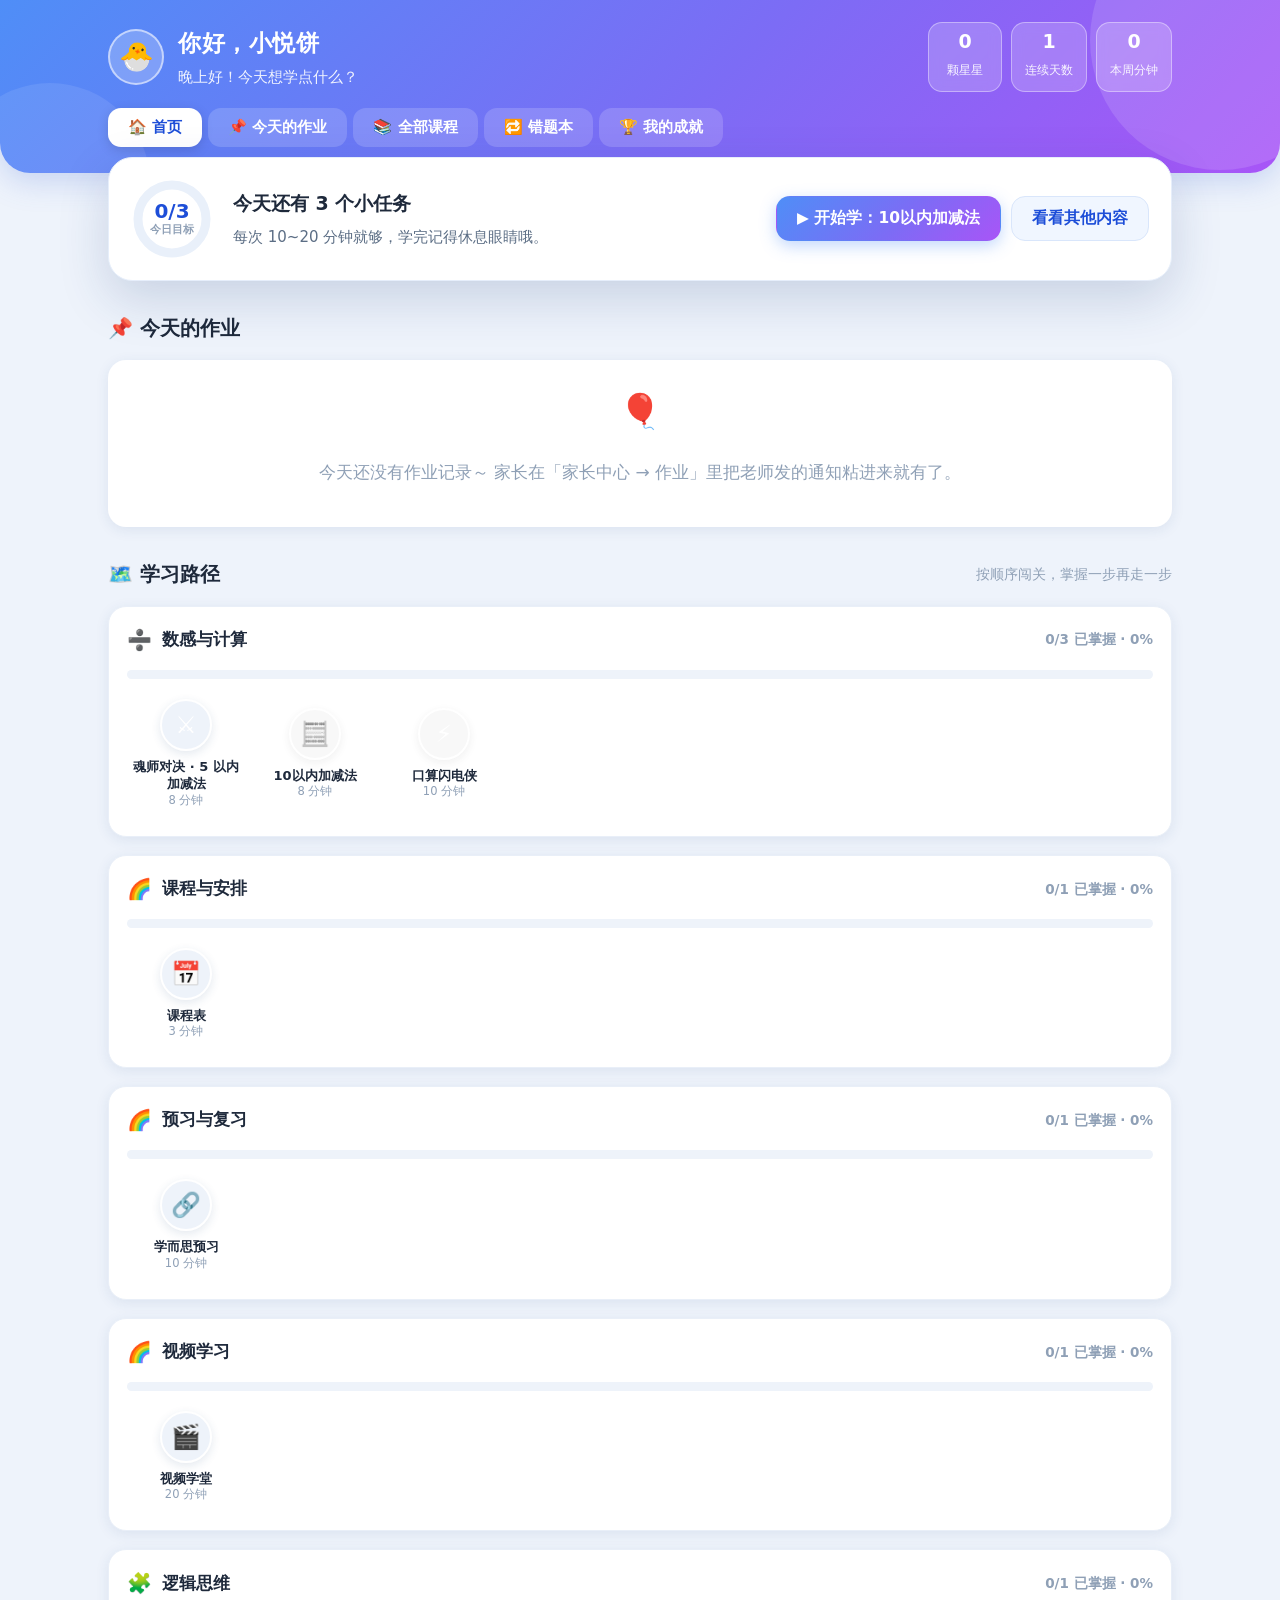
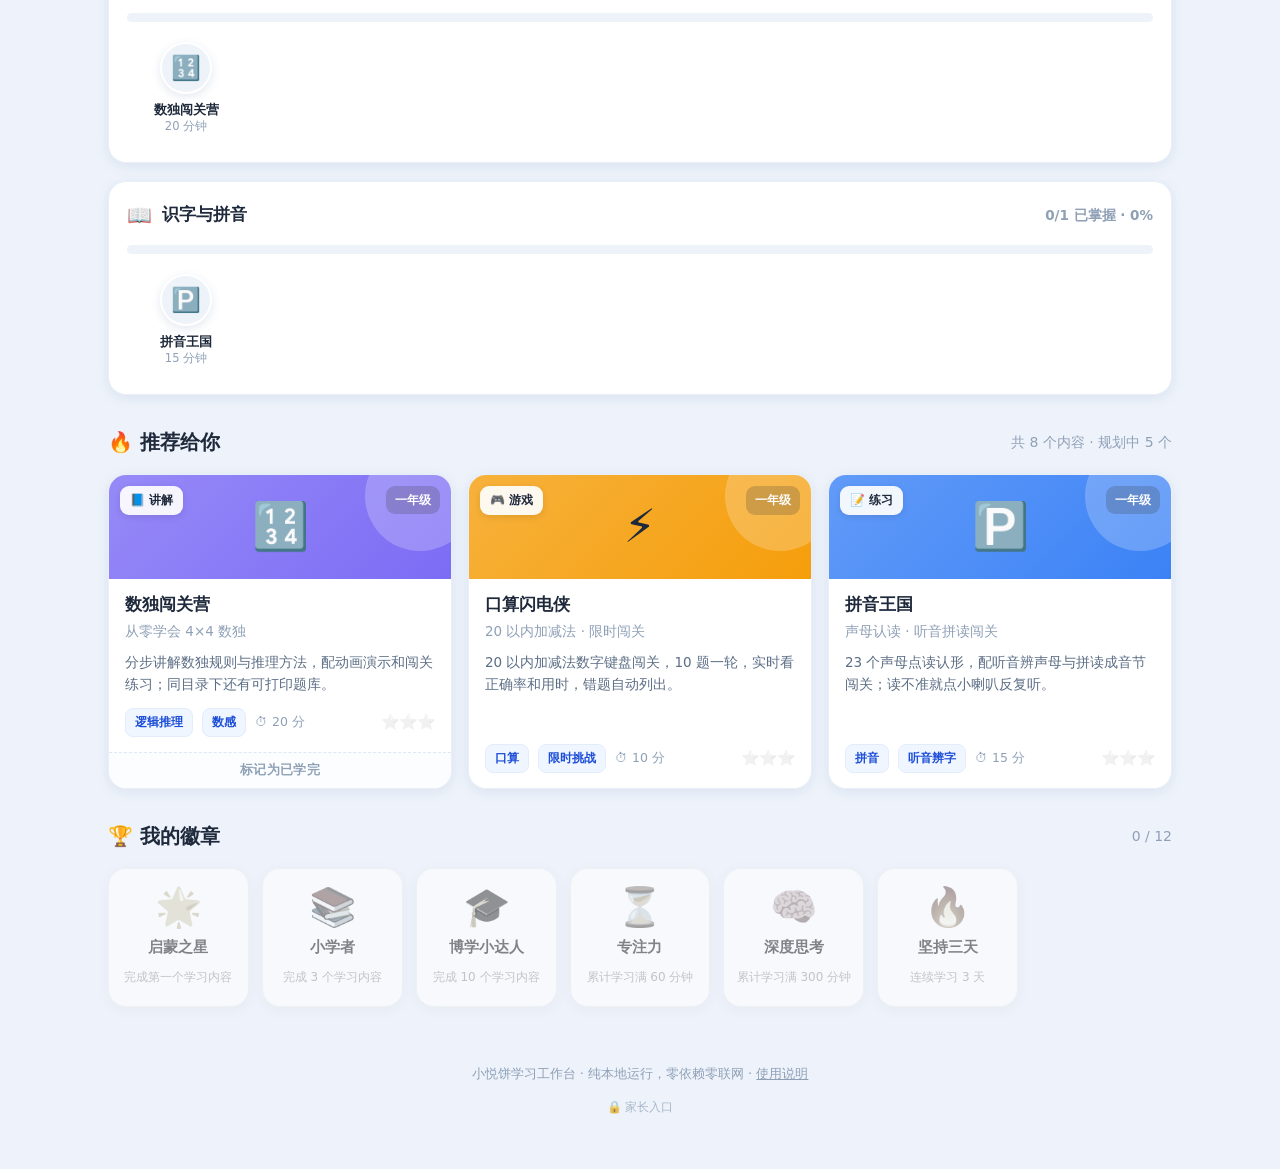
<file: index.html>
<!DOCTYPE html>
<html lang="zh-CN">
<head>
<meta charset="utf-8">
<meta name="viewport" content="width=device-width,initial-scale=1,viewport-fit=cover">
<meta name="apple-mobile-web-app-capable" content="yes">
<meta name="mobile-web-app-capable" content="yes">
<meta name="apple-mobile-web-app-status-bar-style" content="default">
<meta name="apple-mobile-web-app-title" content="小悦饼学习台">
<meta name="theme-color" content="#4f8ef7">
<title>小悦饼学习工作台</title>
<link rel="icon" href="./assets/icon.svg">
<link rel="apple-touch-icon" href="./assets/icon.svg">
<link rel="manifest" href="./manifest.webmanifest">
<link rel="stylesheet" href="./assets/app.css">
<!-- 内容注册表：新增学习内容只需要改这个文件 -->
<script src="./assets/catalog.js"></script>
</head>
<body>

<!-- ============================ 孩子端顶栏 ============================
     这里只有孩子看得到的内容；家长中心在独立的 parent.html 里。 -->
<header class="topbar">
  <div class="tb-inner">
    <div class="tb-row">
      <button class="avatar" id="avatarBtn" title="换个头像">🐣</button>
      <div class="greet">
        <h1>你好，<span id="greetName">小悦饼</span></h1>
        <p id="greetSub">今天想学点什么？</p>
      </div>
      <div class="tb-stats">
        <div class="stat" id="stStars">0<span>颗星星</span></div>
        <div class="stat" id="stStreak">0<span>连续天数</span></div>
        <div class="stat" id="stTime">0<span>本周分钟</span></div>
      </div>
    </div>

    <!-- 桌面端导航 -->
    <nav class="navbar">
      <button id="nav-home" class="on">🏠 首页</button>
      <button id="nav-homework">📌 今天的作业<span class="dot hide" id="hwDot">0</span></button>
      <button id="nav-courses">📚 全部课程</button>
      <button id="nav-review">🔁 错题本<span class="dot hide" id="reviewDot">0</span></button>
      <button id="nav-badges">🏆 我的成就</button>
    </nav>
  </div>
</header>

<!-- ============================ 今日任务 ============================ -->
<div class="today wrap" id="todayBox">
  <div class="today-card">
    <div class="ring" id="todayRing"></div>
    <div class="today-info">
      <h2 id="todayTitle">今天还有 3 个小任务</h2>
      <p id="todayDesc">每次 10~20 分钟就够，学完记得休息眼睛哦。</p>
    </div>
    <div class="today-actions" id="continueBox"></div>
  </div>
</div>

<main class="wrap">

  <!-- ------------------------- 首页 ------------------------- -->
  <div id="view-home">

    <!-- 作业放在最前面：每天回家第一眼该看到的是"老师留了什么" -->
    <section class="sec" id="hwHomeSec">
      <div class="sec-head">
        <h2>📌 今天的作业</h2>
        <span class="sub" id="hwHomeSub"></span>
      </div>
      <div id="hwHomeBox"></div>
    </section>

    <section class="sec">
      <div class="sec-head">
        <h2>🗺️ 学习路径</h2>
        <span class="sub">按顺序闯关，掌握一步再走一步</span>
      </div>
      <div id="pathBox"></div>
    </section>

    <section class="sec">
      <div class="sec-head">
        <h2>🔥 推荐给你</h2>
        <span class="sub"></span>
      </div>
      <div class="grid" id="homeGrid"></div>
    </section>

    <section class="sec">
      <div class="sec-head">
        <h2>🏆 我的徽章</h2>
        <span class="sub" id="homeBadgeCnt"></span>
      </div>
      <div class="badges" id="homeBadges"></div>
    </section>
  </div>

  <!-- ------------------------- 今天的作业 ------------------------- -->
  <div id="view-homework" class="hide">
    <section class="sec">
      <div class="sec-head">
        <h2>📌 我的作业</h2>
        <span class="sub" id="hwSub"></span>
      </div>
      <div id="hwBox"></div>
      <div id="hwHistory" class="hw-history"></div>
    </section>
  </div>

  <!-- ------------------------- 全部课程 ------------------------- -->
  <div id="view-courses" class="hide">
    <section class="sec">
      <div class="sec-head">
        <h2>📚 全部课程</h2>
        <span class="sub" id="courseCnt"></span>
      </div>
      <div class="row" style="margin-bottom:12px">
        <div class="searchbar"><input id="search" type="search" placeholder="搜标题、学科、标签…" autocomplete="off"></div>
      </div>
      <div class="chips" id="chips"></div>
      <div class="grid" id="allGrid" style="margin-top:8px"></div>
    </section>
  </div>

  <!-- ------------------------- 错题本 ------------------------- -->
  <div id="view-review" class="hide">
    <section class="sec">
      <div class="sec-head">
        <h2>🔁 我的错题本</h2>
        <span class="sub">做错的题会自动收进来，想明白了就打勾放它走</span>
      </div>
      <div class="kpis" id="reviewKpi"></div>
      <div id="reviewBox"></div>
    </section>
  </div>

  <!-- ------------------------- 成就 ------------------------- -->
  <div id="view-badges" class="hide">
    <section class="sec">
      <div class="sec-head"><h2>🏆 我的成就</h2></div>
      <div class="kpis" id="badgeKpi"></div>
      <div class="badges" id="badgeGrid"></div>
    </section>
  </div>

  <footer class="ft">
    <div>小悦饼学习工作台 · 纯本地运行，零依赖零联网 · <a href="#" id="btnHelp">使用说明</a></div>
    <div class="ft-sync"><span id="syncState" class="sync-state hide"></span></div>
    <div class="ft-guard">
      <a href="./parent.html" id="parentEntry" title="家长中心（需要家长密码）">🔒 家长入口</a>
    </div>
  </footer>
</main>

<!-- ============================ 底部导航（移动端） ============================ -->
<nav class="tabbar">
  <button id="tab-home" class="on"><span class="ti">🏠</span><span class="tl">首页</span></button>
  <button id="tab-homework"><span class="ti">📌<em class="dot hide" id="hwDot2">0</em></span><span class="tl">作业</span></button>
  <button id="tab-courses"><span class="ti">📚</span><span class="tl">课程</span></button>
  <button id="tab-review"><span class="ti">🔁<em class="dot hide" id="reviewDot2">0</em></span><span class="tl">错题</span></button>
  <button id="tab-badges"><span class="ti">🏆</span><span class="tl">成就</span></button>
</nav>

<div class="toast" id="toast"></div>

<!-- 核心层（数据 + 业务逻辑）→ 多端同步层 → 孩子端界面
     顺序不能换：core.js 提供 XYBApp，sync.js 依赖它；student.js 启动时要用 XYBSync -->
<script src="./assets/core.js"></script>
<script src="./assets/sync.js"></script>
<script src="./assets/student.js"></script>
</body>
</html>
</file>
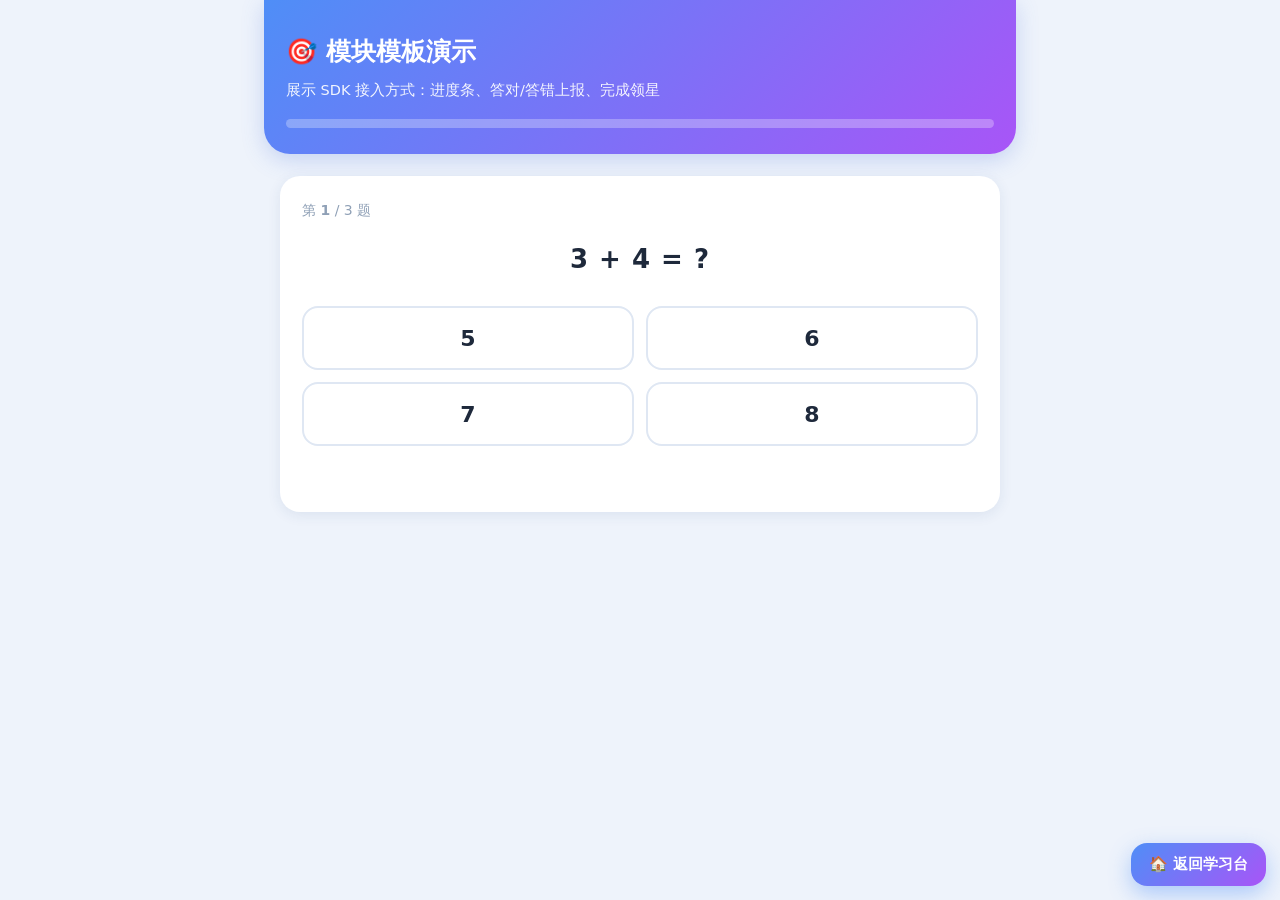
<file: modules/_template/index.html>
<!DOCTYPE html>
<html lang="zh-CN">
<head>
<meta charset="utf-8">
<meta name="viewport" content="width=device-width,initial-scale=1,viewport-fit=cover">
<meta name="theme-color" content="#4f8ef7">
<title>模块模板 · 演示</title>
<!--
  ==========================================================================
  这是新学习模块的起点模板。复制整个 _template 目录并改名即可开始。
  ★ 三处必改：
    1. <title> 与页面内文字
    2. 最下方 script 标签的 data-module-id（必须与 assets/catalog.js 里的 id 一致）
    3. 题目/内容本身的逻辑
  详细规范见 docs/模块接入规范.md
  ==========================================================================
-->
<style>
  :root{
    --bg:#eef3fb;--card:#fff;--ink:#1e293b;--ink2:#5c6e85;--ink3:#8fa0b6;
    --brand:#4f8ef7;--brand-d:#1d4ed8;--brand-l:#dbeafe;--brand-xl:#f0f6ff;
    --grass:#10b981;--grass-l:#d1fae5;--coral:#ef4444;--coral-l:#fee2e2;
    --line:#dfe7f3;--r:20px;--sh:0 3px 14px rgba(35,70,120,.09);
  }
  *{box-sizing:border-box}
  body{
    margin:0;background:var(--bg);color:var(--ink);
    font-family:"PingFang SC","Microsoft YaHei",system-ui,sans-serif;
    font-size:17px;line-height:1.75;padding:0 16px 110px;
    -webkit-font-smoothing:antialiased;
  }
  .wrap{max-width:720px;margin:0 auto}
  header{
    background:linear-gradient(135deg,#4f8ef7,#a855f7);color:#fff;
    margin:0 -16px 22px;padding:30px 22px 26px;border-radius:0 0 26px 26px;
    box-shadow:0 6px 22px rgba(80,120,220,.26);
  }
  header h1{margin:0 0 4px;font-size:25px}
  header p{margin:0;font-size:14.5px;opacity:.92}
  .bar{height:9px;background:rgba(255,255,255,.28);border-radius:5px;margin-top:16px;overflow:hidden}
  .bar i{display:block;height:100%;background:#fff;border-radius:5px;width:0;transition:width .45s}
  .card{background:var(--card);border-radius:var(--r);box-shadow:var(--sh);padding:22px;margin-bottom:16px}
  .q{font-size:26px;font-weight:700;text-align:center;margin:14px 0 24px;letter-spacing:1px}
  .opts{display:grid;gap:12px;grid-template-columns:1fr 1fr}
  .opt{
    min-height:64px;border-radius:16px;border:2px solid var(--line);background:#fff;
    font-size:22px;font-weight:700;color:var(--ink);cursor:pointer;transition:.18s;font-family:inherit;
  }
  .opt:hover{border-color:var(--brand);background:var(--brand-xl)}
  .opt.right{background:var(--grass-l);border-color:var(--grass);color:#047857}
  .opt.wrong{background:var(--coral-l);border-color:var(--coral);color:#b91c1c}
  .fb{text-align:center;font-weight:700;min-height:30px;margin-top:14px;font-size:17px}
  .fb.ok{color:var(--grass)}.fb.no{color:var(--coral)}
  .done{text-align:center;padding:26px 10px}
  .done .big{font-size:56px}
  .btn{
    min-height:50px;padding:12px 24px;border-radius:15px;border:0;cursor:pointer;
    font-size:17px;font-weight:700;font-family:inherit;
    background:linear-gradient(135deg,#4f8ef7,#a855f7);color:#fff;
    box-shadow:0 6px 18px rgba(79,142,247,.34);
  }
</style>
</head>
<body>
<div class="wrap">
  <header>
    <h1>🎯 模块模板演示</h1>
    <p>展示 SDK 接入方式：进度条、答对/答错上报、完成领星</p>
    <div class="bar"><i id="bar"></i></div>
  </header>

  <div class="card" id="quiz">
    <div style="color:var(--ink3);font-size:14px">第 <b id="idx">1</b> / 3 题</div>
    <div class="q" id="qText">3 + 4 = ?</div>
    <div class="opts" id="opts"></div>
    <div class="fb" id="fb"></div>
  </div>

  <div class="card done hide" id="finish" style="display:none">
    <div class="big">🎉</div>
    <h2 style="margin:6px 0 4px">全部完成！</h2>
    <p style="color:var(--ink2)" id="sum"></p>
    <button class="btn" onclick="XYB.exit()">返回学习台</button>
  </div>
</div>

<!-- ★ 接入工作台的关键一行 -->
<script src="../../assets/xyb-sdk.js" data-module-id="template-demo" data-back="1"></script>
<script>
/* ---------------- 示例题目（真实模块请换成自己的内容） ---------------- */
var QS = [
  { q: '3 + 4 = ?',   a: ['5', '6', '7', '8'],   r: 2 },
  { q: '10 - 4 = ?',  a: ['4', '5', '6', '7'],   r: 2 },
  { q: '6 + 7 = ?',   a: ['11', '12', '13', '14'], r: 2 }
];

var cur = 0, locked = false;
var elOpts = document.getElementById('opts'),
    elQ = document.getElementById('qText'),
    elIdx = document.getElementById('idx'),
    elFb = document.getElementById('fb'),
    elBar = document.getElementById('bar');

function render() {
  var item = QS[cur];
  locked = false;
  elIdx.textContent = cur + 1;
  elQ.textContent = item.q;
  elFb.textContent = '';
  elFb.className = 'fb';
  elOpts.innerHTML = item.a.map(function (t, i) {
    return '<button class="opt" data-i="' + i + '">' + t + '</button>';
  }).join('');
  elBar.style.width = (cur / QS.length * 100) + '%';
}

elOpts.addEventListener('click', function (e) {
  var b = e.target.closest('.opt');
  if (!b || locked) return;
  locked = true;
  var i = +b.getAttribute('data-i');
  var ok = i === QS[cur].r;

  /* ★ 上报答题结果：正确率会自动进入家长端报告 */
  XYB.answer(ok, '20以内加减法');

  if (ok) {
    b.classList.add('right');
    elFb.textContent = '答对啦！真棒 👍';
    elFb.className = 'fb ok';
  } else {
    b.classList.add('wrong');
    elOpts.querySelectorAll('.opt')[QS[cur].r].classList.add('right');
    elFb.textContent = '这次差一点点，再看看正确答案～';
    elFb.className = 'fb no';
  }

  setTimeout(function () {
    cur++;
    if (cur < QS.length) { render(); }
    else {
      elBar.style.width = '100%';
      document.getElementById('quiz').style.display = 'none';
      var f = document.getElementById('finish');
      f.style.display = 'block';
      var s = XYB.stat();
      document.getElementById('sum').textContent =
        '本次答对 ' + s.right + ' / ' + s.asked + ' 题';
      /* ★ 上报完成：工作台加星星 + 计入家长端 */
      XYB.finish({ stars: 3 });
    }
  }, 900);
});

render();
</script>
</body>
</html>
</file>
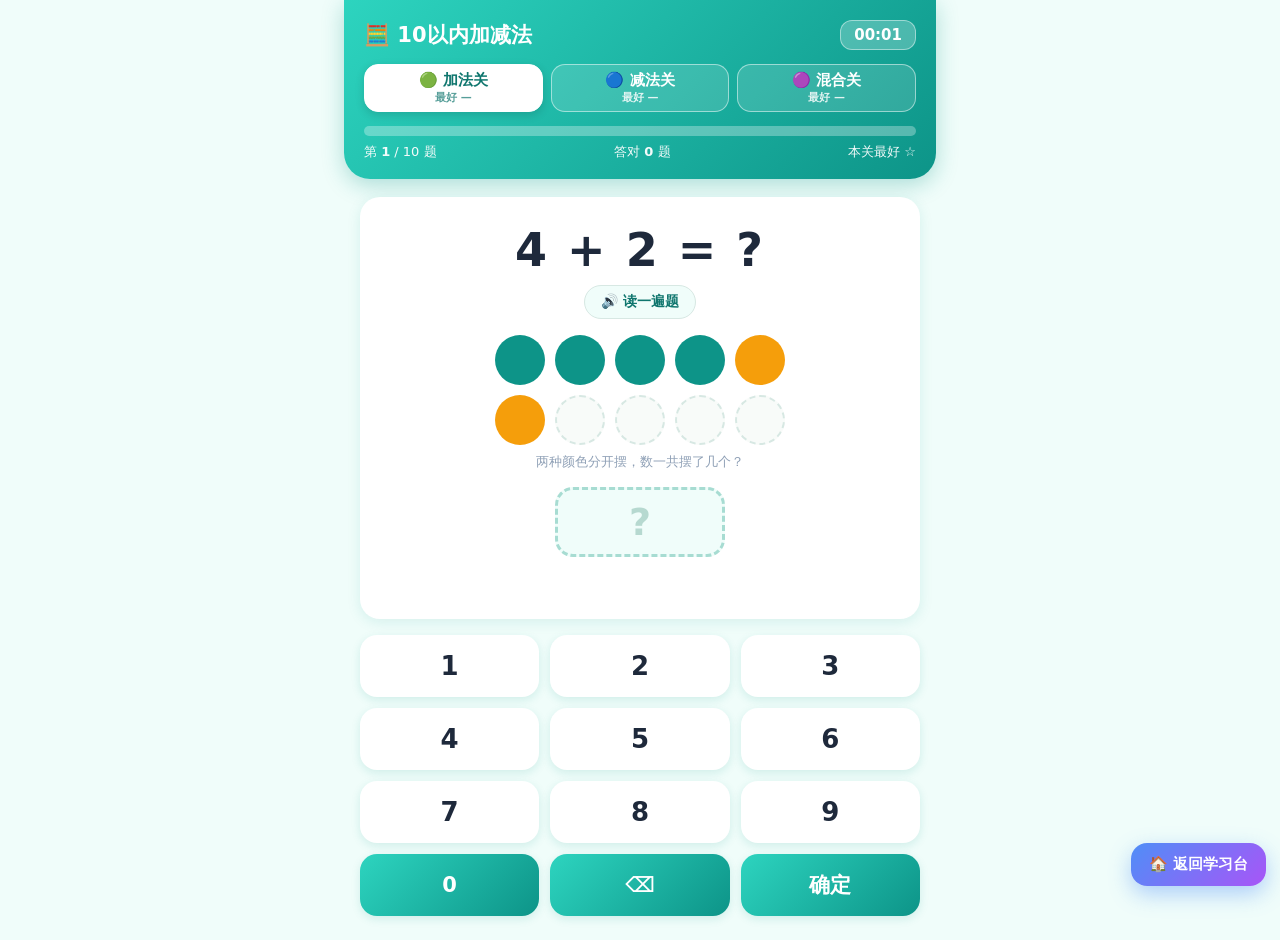
<file: modules/math-10-1/index.html>
<!DOCTYPE html>
<html lang="zh-CN">
<head>
<meta charset="utf-8">
<meta name="viewport" content="width=device-width,initial-scale=1,viewport-fit=cover,user-scalable=no">
<meta name="theme-color" content="#0d9488">
<title>🧮 10以内加减法</title>
<!--
  ==========================================================================
  10以内加减法 · 三关递进练习（math-10-1）
  - 加法关（和≤10）→ 减法关（被减数≤10）→ 混合关，每关 10 题一轮
  - 十格阵点子图：加法两种颜色分开摆；减法先把要减掉的圈出来，交卷后划掉
  - 每题经 XYB.answer() 上报（带题干，答错自动进工作台错题本）；
    一轮完经 XYB.finish() 上报，工作台加星星
  - 最好成绩存 localStorage 'xyb.v1.math10'（纯本地偏好，不进同步）
  接入规范见 docs/模块接入规范.md
  ==========================================================================
-->
<style>
  :root{
    --bg:#f0fdfa;--card:#fff;--ink:#1e293b;--ink2:#5c6e85;--ink3:#8fa0b6;
    --teal:#0d9488;--teal-d:#0f766e;--teal-l:#ccfbf1;--teal-xl:#f0fdfa;
    --amber:#f59e0b;--grass:#10b981;--grass-l:#d1fae5;--coral:#ef4444;--coral-l:#fee2e2;
    --line:#d7e8e3;--r:20px;--sh:0 3px 14px rgba(13,148,136,.12);
  }
  *{box-sizing:border-box;-webkit-tap-highlight-color:transparent}
  body{
    margin:0;background:var(--bg);color:var(--ink);
    font-family:"PingFang SC","Microsoft YaHei",system-ui,sans-serif;
    font-size:17px;padding:0 16px 24px;-webkit-font-smoothing:antialiased;
    min-height:100vh;display:flex;flex-direction:column;
  }
  .wrap{max-width:560px;margin:0 auto;width:100%;flex:1;display:flex;flex-direction:column}
  header{
    background:linear-gradient(135deg,#2dd4bf,#0d9488);color:#fff;
    margin:0 -16px 18px;padding:20px 20px 18px;border-radius:0 0 26px 26px;
    box-shadow:0 6px 22px rgba(13,148,136,.3);
  }
  .hd{display:flex;align-items:center;gap:12px}
  header h1{margin:0;font-size:21px;flex:1}
  header .timer{
    background:rgba(255,255,255,.24);border:1px solid rgba(255,255,255,.45);
    padding:5px 13px;border-radius:12px;font-size:15px;font-weight:700;font-variant-numeric:tabular-nums;
  }
  .levels{display:flex;gap:8px;margin-top:14px}
  .lvl{
    flex:1;min-height:48px;border-radius:14px;border:1.5px solid rgba(255,255,255,.5);
    background:rgba(255,255,255,.14);color:#fff;font-size:15px;font-weight:800;font-family:inherit;
    cursor:pointer;transition:.15s;padding:5px 2px;line-height:1.25;
  }
  .lvl small{display:block;font-size:11px;font-weight:700;opacity:.85;margin-top:1px}
  .lvl.on{background:#fff;color:var(--teal-d);border-color:#fff;box-shadow:0 3px 10px rgba(0,0,0,.14)}
  .lvl.on small{opacity:.7}
  .bar{height:10px;background:rgba(255,255,255,.3);border-radius:6px;margin-top:14px;overflow:hidden}
  .bar i{display:block;height:100%;background:#fff;border-radius:6px;width:0;transition:width .35s}
  .meta{display:flex;justify-content:space-between;font-size:13px;margin-top:7px;opacity:.95;gap:8px}
  .meta b{font-variant-numeric:tabular-nums}

  .stage{flex:1;display:flex;flex-direction:column;justify-content:center}
  .qbox{
    background:var(--card);border-radius:var(--r);box-shadow:var(--sh);padding:24px 20px 22px;
    text-align:center;margin-bottom:16px;
  }
  .q{font-size:46px;font-weight:800;letter-spacing:2px;font-variant-numeric:tabular-nums;margin:2px 0 8px}
  .spk{
    border:1.5px solid var(--line);background:var(--teal-xl);color:var(--teal-d);
    border-radius:999px;padding:7px 16px;font-size:14px;font-weight:800;font-family:inherit;cursor:pointer;
  }
  .spk:active{transform:scale(.95)}
  .frame{display:grid;grid-template-columns:repeat(5,1fr);gap:10px;max-width:290px;margin:16px auto 8px}
  .frame i{aspect-ratio:1;border-radius:50%;border:2px dashed var(--line);background:#f8fbf9;display:block}
  .frame i.a{background:var(--teal);border-color:var(--teal);animation:pop .3s}
  .frame i.b{background:var(--amber);border-color:var(--amber);animation:pop .3s}
  .frame i.togo{border:2px dashed var(--amber);background:#fff;animation:pop .3s}
  .frame i.x{background:#e2e8f0;border-color:#cbd5e1;position:relative;animation:pop .3s}
  .frame i.x::after{
    content:'✕';position:absolute;inset:0;display:flex;align-items:center;justify-content:center;
    color:var(--coral);font-size:clamp(14px,4.5vw,20px);font-weight:800;
  }
  .frame i.w{background:var(--grass);border-color:var(--grass);animation:bounce .5s}
  @keyframes pop{from{transform:scale(.2);opacity:0}}
  @keyframes bounce{0%{transform:scale(1)}40%{transform:scale(1.18)}100%{transform:scale(1)}}
  .cap{font-size:13px;color:var(--ink3);margin:2px 0 14px;min-height:20px}
  .ansbox{
    display:inline-flex;align-items:center;justify-content:center;gap:8px;
    min-width:170px;height:70px;border-radius:18px;background:var(--teal-xl);
    border:3px dashed #a7dcd2;font-size:38px;font-weight:800;color:var(--teal-d);
    font-variant-numeric:tabular-nums;padding:0 18px;transition:.15s;
  }
  .ansbox.empty{color:#b6d9d0}
  .ansbox.ok{border-style:solid;border-color:var(--grass);background:var(--grass-l);color:#047857}
  .ansbox.no{border-style:solid;border-color:var(--coral);background:var(--coral-l);color:#b91c1c}
  .tip{min-height:28px;font-size:17px;font-weight:700;margin-top:12px}
  .tip.ok{color:var(--grass)}.tip.no{color:var(--coral)}

  .pad{display:grid;grid-template-columns:repeat(3,1fr);gap:11px}
  .key{
    height:62px;border-radius:17px;border:0;background:#fff;color:var(--ink);
    font-size:26px;font-weight:800;font-family:inherit;cursor:pointer;
    box-shadow:0 3px 10px rgba(13,148,136,.14);transition:.12s;
  }
  .key:active{transform:scale(.94);background:var(--teal-l)}
  .key.fn{background:linear-gradient(135deg,#2dd4bf,#0d9488);color:#fff;font-size:21px}

  .end{display:none;text-align:center;background:#fff;border-radius:var(--r);box-shadow:var(--sh);padding:30px 22px;margin:auto 0}
  .end .big{font-size:62px;line-height:1.1}
  .end h2{margin:10px 0 4px;font-size:24px}
  .stars{font-size:38px;letter-spacing:2px;margin:8px 0}
  .stars i{font-style:normal;opacity:.25}
  .stars i.on{opacity:1}
  .end p{color:var(--ink2);margin:6px 0 20px}
  .btn{
    min-height:52px;padding:13px 26px;border-radius:16px;border:0;cursor:pointer;
    font-size:17px;font-weight:800;font-family:inherit;margin:0 6px 10px;
    background:linear-gradient(135deg,#2dd4bf,#0d9488);color:#fff;box-shadow:0 6px 18px rgba(13,148,136,.34);
  }
  .btn.ghost{background:#fff;color:var(--teal-d);box-shadow:0 3px 10px rgba(13,148,136,.16)}
  .wrongs{text-align:left;background:var(--teal-xl);border:1px solid var(--line);border-radius:14px;padding:12px 16px;margin:0 0 18px;font-size:15px;color:var(--ink2)}
  .wrongs b{color:var(--coral)}
</style>
</head>
<body>
<div class="wrap">
  <header>
    <div class="hd">
      <h1>🧮 10以内加减法</h1>
      <span class="timer" id="timer">00:00</span>
    </div>
    <div class="levels" id="levels"></div>
    <div class="bar"><i id="bar"></i></div>
    <div class="meta">
      <span>第 <b id="idx">1</b> / 10 题</span>
      <span>答对 <b id="rightCnt">0</b> 题</span>
      <span>本关最好 <b id="bestCnt">☆</b></span>
    </div>
  </header>

  <div class="stage" id="stage">
    <div class="qbox">
      <div class="q" id="qText">3 + 2 = ?</div>
      <button class="spk" id="spkBtn">🔊 读一遍题</button>
      <div class="frame" id="frame"></div>
      <div class="cap" id="cap"></div>
      <div class="ansbox empty" id="ansBox">?</div>
      <div class="tip" id="tip"></div>
    </div>
    <div class="pad" id="pad"></div>
  </div>

  <div class="end" id="endView">
    <div class="big" id="endEmoji">🎉</div>
    <h2 id="endTitle">全部完成！</h2>
    <div class="stars" id="endStars"></div>
    <p id="endSum"></p>
    <div class="wrongs" id="wrongList" style="display:none"></div>
    <button class="btn" id="againBtn">再来一轮</button>
    <button class="btn ghost" onclick="XYB.exit()">返回学习台</button>
  </div>
</div>

<script src="../../assets/xyb-sdk.js" data-module-id="math-10-1" data-back="1"></script>
<script>
/* ==========================================================================
   10以内加减法 · 三关递进
   ========================================================================== */
var TOTAL = 10;
var CN = ['零','一','二','三','四','五','六','七','八','九','十'];
var PRAISE = ['答对啦 👍', '真棒 ✨', '算得又快又准 🎯', '就是这种感觉 💪'];
var LEVELS = {
  add: { name: '加法关', emoji: '🟢', tag: '10以内加法' },
  sub: { name: '减法关', emoji: '🔵', tag: '10以内减法' },
  mix: { name: '混合关', emoji: '🟣', tag: '10以内加减混合' }
};

/* ---------- 本地偏好：当前关卡 + 各关最好成绩（纯本地，不进同步） ---------- */
var LS_KEY = 'xyb.v1.math10';
function loadStore() {
  try { var d = JSON.parse(localStorage.getItem(LS_KEY)); return (d && typeof d === 'object') ? d : {}; }
  catch (e) { return {}; }
}
var store = loadStore();
if (!store.best) store.best = {};
function saveStore() { try { localStorage.setItem(LS_KEY, JSON.stringify(store)); } catch (e) {} }
var level = LEVELS[store.level] ? store.level : 'add';

var qs = [], cur = 0, input = '', right = 0, wrongs = [], locked = false;
var t0 = Date.now(), timerId = null;

function rnd(a, b) { return a + Math.floor(Math.random() * (b - a + 1)); }

/* 前 5 题放水（加法和≤6 / 减法被减数≤7），后 5 题到 10 —— 刚上手需要台阶 */
function makeQ(idx) {
  var easy = idx < 5;
  var sub = (level === 'sub') || (level === 'mix' && idx % 2 === 1);
  if (sub) {
    var a = rnd(easy ? 3 : 7, easy ? 7 : 10), b = rnd(1, a - 1);
    return { op: '-', a: a, b: b, v: a - b, t: a + ' - ' + b + ' = ?', tag: LEVELS.sub.tag };
  }
  var x, y;
  do { x = rnd(1, easy ? 5 : 9); y = rnd(1, easy ? 5 : 9); } while (x + y > (easy ? 6 : 10));
  return { op: '+', a: x, b: y, v: x + y, t: x + ' + ' + y + ' = ?', tag: LEVELS.add.tag };
}

function buildQs() {
  qs = []; cur = 0; right = 0; wrongs = []; input = ''; locked = false;
  var seen = {};
  while (qs.length < TOTAL) {
    var q = makeQ(qs.length);
    if (seen[q.t]) continue;
    seen[q.t] = 1;
    qs.push(q);
  }
}

/* ---------- 十格阵 ---------- */
/* mode: undefined=出题状态 | 'strike'=交卷后划掉要减的 | 'win'=答对的庆祝配色 */
function paintFrame(q, mode) {
  var html = '';
  for (var i = 0; i < 10; i++) {
    var cls = '';
    if (q.op === '+') {
      if (i < q.a + q.b) cls = mode === 'win' ? 'w' : (i < q.a ? 'a' : 'b');
    } else if (i < q.a - q.b) {
      cls = mode === 'win' ? 'w' : 'a';
    } else if (i < q.a) {
      cls = mode ? 'x' : 'togo';
    }
    html += '<i class="' + cls + '"></i>';
  }
  document.getElementById('frame').innerHTML = html;
  document.getElementById('cap').textContent = q.op === '+'
    ? '两种颜色分开摆，数一共摆了几个？'
    : '虚线的点子是要减掉的，交卷后划给你看';
}

/* ---------- 元素 ---------- */
var elQ = document.getElementById('qText'), elAns = document.getElementById('ansBox'),
    elTip = document.getElementById('tip'), elIdx = document.getElementById('idx'),
    elRight = document.getElementById('rightCnt'), elBar = document.getElementById('bar'),
    elBest = document.getElementById('bestCnt'), elLevels = document.getElementById('levels');

function updateBest() {
  var b = store.best[level] || 0;
  elBest.textContent = b ? '⭐'.repeat(b) : '☆';
}

function renderLevels() {
  elLevels.innerHTML = Object.keys(LEVELS).map(function (k) {
    var b = store.best[k] || 0;
    return '<button class="lvl' + (k === level ? ' on' : '') + '" data-lv="' + k + '">' +
      LEVELS[k].emoji + ' ' + LEVELS[k].name +
      '<small>最好 ' + (b ? '⭐'.repeat(b) : '—') + '</small></button>';
  }).join('');
}

elLevels.addEventListener('click', function (e) {
  var b = e.target.closest('.lvl');
  if (!b) return;
  var lv = b.getAttribute('data-lv');
  if (!LEVELS[lv] || lv === level) return;
  level = lv;
  store.level = lv;
  saveStore();
  renderLevels();
  restart();
});

/* ---------- 数字键盘 ---------- */
var pad = document.getElementById('pad');
pad.innerHTML = [1, 2, 3, 4, 5, 6, 7, 8, 9].map(function (n) {
  return '<button class="key" data-k="' + n + '">' + n + '</button>';
}).join('') +
  '<button class="key fn" data-k="0">0</button>' +
  '<button class="key fn" data-k="del">⌫</button>' +
  '<button class="key fn" data-k="ok">确定</button>';

pad.addEventListener('click', function (e) {
  var b = e.target.closest('.key');
  if (!b || locked) return;
  var k = b.getAttribute('data-k');
  if (k === 'del') { input = input.slice(0, -1); paintAns(); return; }
  if (k === 'ok') { submit(); return; }
  if (input.length >= 2) return;                 /* 答案最大两位（10） */
  input += k;
  paintAns();
});

function paintAns() {
  elAns.textContent = input === '' ? '?' : input;
  elAns.className = 'ansbox' + (input === '' ? ' empty' : '');
}

function renderQ() {
  var q = qs[cur];
  elQ.textContent = q.t;
  input = '';
  paintAns();
  elTip.textContent = '';
  elTip.className = 'tip';
  elIdx.textContent = cur + 1;
  elBar.style.width = (cur / TOTAL * 100) + '%';
  paintFrame(q);
  updateBest();
}

function submit() {
  if (input === '') { elTip.textContent = '先输入答案哦'; elTip.className = 'tip no'; return; }
  locked = true;
  var q = qs[cur], ok = Number(input) === q.v;

  /* ★ 上报答题结果：带上题面和正确答案，答错的题会自动进工作台错题本 */
  XYB.answer(ok, { tag: q.tag, q: q.t, answer: q.v, my: input });
  XYB.progress(cur + 1, TOTAL);

  if (ok) {
    right++;
    elAns.className = 'ansbox ok';
    elTip.textContent = PRAISE[right % PRAISE.length];
    elTip.className = 'tip ok';
    elRight.textContent = right;
    paintFrame(q, 'win');
  } else {
    wrongs.push(q.t.replace('?', q.v));
    elAns.className = 'ansbox no';
    elTip.textContent = '再想想～正确答案是 ' + q.v;
    elTip.className = 'tip no';
    paintFrame(q, 'strike');
  }

  setTimeout(function () {
    locked = false;
    cur++;
    if (cur < TOTAL) renderQ();
    else finish();
  }, ok ? 560 : 1500);
}

function finish() {
  clearInterval(timerId);
  elBar.style.width = '100%';
  document.getElementById('stage').style.display = 'none';
  var end = document.getElementById('endView');
  end.style.display = 'block';

  /* 正确率 ≥90% 三星，≥70% 两星，其余一星（接入规范的建议线） */
  var stars = right >= 9 ? 3 : right >= 7 ? 2 : 1;
  document.getElementById('endStars').innerHTML =
    [1, 2, 3].map(function (n) { return '<i class="' + (stars >= n ? 'on' : '') + '">⭐</i>'; }).join('');
  document.getElementById('endEmoji').textContent = right >= 9 ? '🏆' : right >= 7 ? '🎉' : '💪';
  document.getElementById('endTitle').textContent =
    right >= 9 ? '全对！太厉害了' : right >= 7 ? '完成啦，表现不错' : '完成啦，多练几轮会更棒';

  var sec = Math.round((Date.now() - t0) / 1000);
  document.getElementById('endSum').textContent =
    LEVELS[level].emoji + ' ' + LEVELS[level].name + ' · 答对 ' + right + ' / ' + TOTAL +
    ' 题 · 用时 ' + fmtTime(sec) + ' · 正确率 ' + Math.round(right / TOTAL * 100) + '%';

  if (wrongs.length) {
    var w = document.getElementById('wrongList');
    w.style.display = 'block';
    w.innerHTML = '<b>这些题再想想：</b><br>' + wrongs.join('　·　');
  }

  if (stars > (store.best[level] || 0)) { store.best[level] = stars; saveStore(); }
  updateBest();
  renderLevels();

  /* ★ 上报完成：工作台加星星 + 计入家长端 */
  XYB.finish({ stars: stars, score: right, title: '10以内加减法 · ' + LEVELS[level].name });
}

/* ---------- 朗读 ---------- */
document.getElementById('spkBtn').addEventListener('click', function () {
  var q = qs[cur];
  if (!q) return;
  if (typeof XYB.canSpeak === 'function' && !XYB.canSpeak()) {
    elTip.textContent = '这个设备不会朗读，咱们自己念题吧';
    elTip.className = 'tip no';
    return;
  }
  XYB.speak(CN[q.a] + (q.op === '+' ? ' 加 ' : ' 减 ') + CN[q.b] + ' 等于几');
});

/* ---------- 计时 ---------- */
function fmtTime(s) {
  var m = Math.floor(s / 60);
  return (m < 10 ? '0' + m : m) + ':' + ((s % 60) < 10 ? '0' : '') + (s % 60);
}
function startTimer() {
  clearInterval(timerId);
  t0 = Date.now();
  document.getElementById('timer').textContent = '00:00';
  timerId = setInterval(function () {
    document.getElementById('timer').textContent = fmtTime(Math.round((Date.now() - t0) / 1000));
  }, 500);
}

function restart() {
  clearInterval(timerId);
  buildQs();
  document.getElementById('endView').style.display = 'none';
  document.getElementById('stage').style.display = 'flex';
  document.getElementById('rightCnt').textContent = '0';
  document.getElementById('wrongList').style.display = 'none';
  renderQ();
  startTimer();
  XYB.progress(0, TOTAL);
}

document.getElementById('againBtn').addEventListener('click', restart);

/* 启动 */
renderLevels();
restart();
</script>
</body>
</html>
</file>
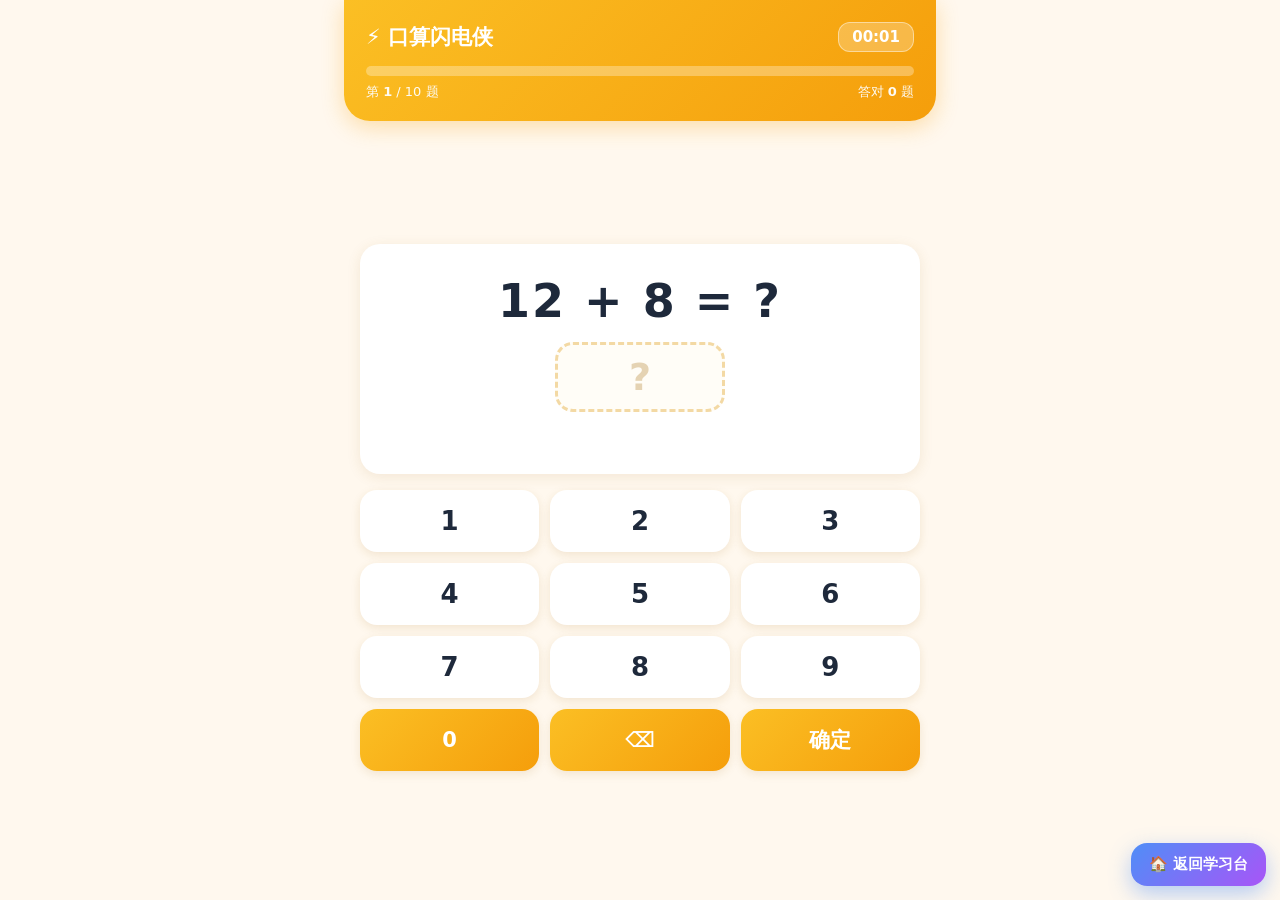
<file: modules/math-calc/index.html>
<!DOCTYPE html>
<html lang="zh-CN">
<head>
<meta charset="utf-8">
<meta name="viewport" content="width=device-width,initial-scale=1,viewport-fit=cover,user-scalable=no">
<meta name="apple-mobile-web-app-capable" content="yes">
<meta name="theme-color" content="#f59e0b">
<title>口算闪电侠 · 20 以内加减法</title>
<style>
  :root{
    --bg:#fff8ee;--card:#fff;--ink:#1e293b;--ink2:#6b7280;--ink3:#9ca3af;
    --sun:#f59e0b;--sun-d:#b45309;--sun-l:#fef3c7;
    --grass:#10b981;--grass-l:#d1fae5;--coral:#ef4444;--coral-l:#fee2e2;
    --line:#f0e2ce;--r:20px;--sh:0 3px 14px rgba(160,110,30,.12);
  }
  *{box-sizing:border-box;-webkit-tap-highlight-color:transparent}
  body{
    margin:0;background:var(--bg);color:var(--ink);
    font-family:"PingFang SC","Microsoft YaHei",system-ui,sans-serif;
    font-size:17px;padding:0 16px 24px;-webkit-font-smoothing:antialiased;
    min-height:100vh;display:flex;flex-direction:column;
  }
  .wrap{max-width:560px;margin:0 auto;width:100%;flex:1;display:flex;flex-direction:column}
  header{
    background:linear-gradient(135deg,#fbbf24,#f59e0b);color:#fff;
    margin:0 -16px 18px;padding:22px 22px 20px;border-radius:0 0 26px 26px;
    box-shadow:0 6px 22px rgba(245,158,11,.3);
  }
  .hd{display:flex;align-items:center;gap:12px}
  header h1{margin:0;font-size:21px;flex:1}
  header .timer{
    background:rgba(255,255,255,.24);border:1px solid rgba(255,255,255,.45);
    padding:5px 13px;border-radius:12px;font-size:15px;font-weight:700;font-variant-numeric:tabular-nums;
  }
  .bar{height:10px;background:rgba(255,255,255,.3);border-radius:6px;margin-top:14px;overflow:hidden}
  .bar i{display:block;height:100%;background:#fff;border-radius:6px;width:0;transition:width .35s}
  .meta{display:flex;justify-content:space-between;font-size:13px;margin-top:7px;opacity:.95}

  .stage{flex:1;display:flex;flex-direction:column;justify-content:center}
  .qbox{
    background:var(--card);border-radius:var(--r);box-shadow:var(--sh);padding:26px 20px 22px;
    text-align:center;margin-bottom:16px;
  }
  .q{font-size:46px;font-weight:800;letter-spacing:2px;font-variant-numeric:tabular-nums;margin:4px 0 14px}
  .ansbox{
    display:inline-flex;align-items:center;justify-content:center;gap:8px;
    min-width:170px;height:70px;border-radius:18px;background:#fffdf7;
    border:3px dashed #f3d9a4;font-size:38px;font-weight:800;color:var(--sun-d);
    font-variant-numeric:tabular-nums;padding:0 18px;
  }
  .ansbox.empty{color:#e5d3b3}
  .ansbox.ok{border-style:solid;border-color:var(--grass);background:var(--grass-l);color:#047857}
  .ansbox.no{border-style:solid;border-color:var(--coral);background:var(--coral-l);color:#b91c1c}
  .tip{min-height:28px;font-size:17px;font-weight:700;margin-top:12px}
  .tip.ok{color:var(--grass)}.tip.no{color:var(--coral)}

  .pad{display:grid;grid-template-columns:repeat(3,1fr);gap:11px}
  .key{
    height:62px;border-radius:17px;border:0;background:#fff;color:var(--ink);
    font-size:26px;font-weight:800;font-family:inherit;cursor:pointer;
    box-shadow:0 3px 10px rgba(160,110,30,.14);transition:.12s;
  }
  .key:active{transform:scale(.94);background:var(--sun-l)}
  .key.fn{background:linear-gradient(135deg,#fbbf24,#f59e0b);color:#fff;font-size:21px}

  .end{display:none;text-align:center;background:#fff;border-radius:var(--r);box-shadow:var(--sh);padding:30px 22px;margin:auto 0}
  .end .big{font-size:62px;line-height:1.1}
  .end h2{margin:10px 0 4px;font-size:24px}
  .stars{font-size:38px;letter-spacing:2px;margin:8px 0}
  .stars i{font-style:normal;opacity:.25}
  .stars i.on{opacity:1}
  .end p{color:var(--ink2);margin:6px 0 20px}
  .btn{
    min-height:52px;padding:13px 26px;border-radius:16px;border:0;cursor:pointer;
    font-size:17px;font-weight:800;font-family:inherit;margin:0 6px 10px;
    background:linear-gradient(135deg,#fbbf24,#f59e0b);color:#fff;box-shadow:0 6px 18px rgba(245,158,11,.34);
  }
  .btn.ghost{background:#fff;color:var(--sun-d);box-shadow:0 3px 10px rgba(160,110,30,.16)}
  .wrongs{text-align:left;background:#fffdf7;border:1px solid var(--line);border-radius:14px;padding:12px 16px;margin:0 0 18px;font-size:15px;color:var(--ink2)}
  .wrongs b{color:var(--coral)}
</style>
</head>
<body>
<div class="wrap">
  <header>
    <div class="hd">
      <h1>⚡ 口算闪电侠</h1>
      <span class="timer" id="timer">00:00</span>
    </div>
    <div class="bar"><i id="bar"></i></div>
    <div class="meta">
      <span>第 <b id="idx">1</b> / 10 题</span>
      <span>答对 <b id="rightCnt">0</b> 题</span>
    </div>
  </header>

  <div class="stage" id="stage">
    <div class="qbox">
      <div class="q" id="qText">7 + 8 = ?</div>
      <div class="ansbox empty" id="ansBox">?</div>
      <div class="tip" id="tip"></div>
    </div>
    <div class="pad" id="pad"></div>
  </div>

  <div class="end" id="endView">
    <div class="big" id="endEmoji">🎉</div>
    <h2 id="endTitle">全部完成！</h2>
    <div class="stars" id="endStars"></div>
    <p id="endSum"></p>
    <div class="wrongs" id="wrongList" style="display:none"></div>
    <button class="btn" id="againBtn">再来一轮</button>
    <button class="btn ghost" onclick="XYB.exit()">返回学习台</button>
  </div>
</div>

<script src="../../assets/xyb-sdk.js" data-module-id="math-calc" data-back="1"></script>
<script>
/* ==========================================================================
   口算闪电侠：20 以内加减法，10 题一轮
   - 每题结果通过 XYB.answer() 上报，正确率自动进入家长端报告
   - 一轮结束通过 XYB.finish() 上报，工作台加星星
   ========================================================================== */
var TOTAL = 10;
var qs = [], cur = 0, input = '', right = 0, wrongs = [], t0 = Date.now(), timerId = null;

function rnd(a, b) { return a + Math.floor(Math.random() * (b - a + 1)); }

function makeQ() {
  if (Math.random() < 0.55) {                    /* 加法 */
    var a = rnd(2, 12), b = rnd(2, 9);
    while (a + b > 20) b = rnd(2, 9);
    return { t: a + ' + ' + b + ' = ?', v: a + b, tag: '20以内加法' };
  }
  var x = rnd(8, 20), y = rnd(2, 9);             /* 减法 */
  while (y >= x) y = rnd(2, 9);
  return { t: x + ' - ' + y + ' = ?', v: x - y, tag: '20以内减法' };
}

function buildQs() {
  qs = [];
  var seen = {};
  while (qs.length < TOTAL) {
    var q = makeQ();
    if (seen[q.t]) continue;
    seen[q.t] = 1;
    qs.push(q);
  }
}

/* ---------------- 数字键盘 ---------------- */
var pad = document.getElementById('pad');
pad.innerHTML = [1, 2, 3, 4, 5, 6, 7, 8, 9].map(function (n) {
  return '<button class="key" data-k="' + n + '">' + n + '</button>';
}).join('') +
  '<button class="key fn" data-k="0">0</button>' +
  '<button class="key fn" data-k="del">⌫</button>' +
  '<button class="key fn" data-k="ok">确定</button>';

var elQ = document.getElementById('qText'), elAns = document.getElementById('ansBox'),
    elTip = document.getElementById('tip'), elIdx = document.getElementById('idx'),
    elRight = document.getElementById('rightCnt'), elBar = document.getElementById('bar');

function renderQ() {
  var q = qs[cur];
  elQ.textContent = q.t;
  input = '';
  paint();
  elTip.textContent = '';
  elTip.className = 'tip';
  elIdx.textContent = cur + 1;
  elBar.style.width = (cur / TOTAL * 100) + '%';
}
function paint() {
  elAns.textContent = input === '' ? '?' : input;
  elAns.className = 'ansbox' + (input === '' ? ' empty' : '');
}

var locked = false;
pad.addEventListener('click', function (e) {
  var b = e.target.closest('.key');
  if (!b || locked) return;
  var k = b.getAttribute('data-k');
  if (k === 'del') { input = input.slice(0, -1); paint(); return; }
  if (k === 'ok') { submit(); return; }
  if (input.length >= 2) return;                 /* 答案最大两位 */
  input += k;
  paint();
});

function submit() {
  if (input === '') { elTip.textContent = '先输入答案哦'; elTip.className = 'tip no'; return; }
  locked = true;
  var q = qs[cur], ok = Number(input) === q.v;

  /* ★ 上报答题结果：带上题面和两个答案，答错的题会自动进工作台错题本 */
  XYB.answer(ok, { tag: q.tag, q: q.t, answer: q.v, my: input });

  if (ok) {
    right++;
    elAns.className = 'ansbox ok';
    elTip.textContent = '答对啦 👍';
    elTip.className = 'tip ok';
    elRight.textContent = right;
    XYB.progress(cur + 1, TOTAL);
  } else {
    wrongs.push(q.t.replace('?', q.v));
    elAns.className = 'ansbox no';
    elAns.textContent = input;
    elTip.textContent = '正确答案是 ' + q.v;
    elTip.className = 'tip no';
  }

  setTimeout(function () {
    locked = false;
    cur++;
    if (cur < TOTAL) renderQ();
    else finish();
  }, ok ? 480 : 1300);
}

function finish() {
  clearInterval(timerId);
  elBar.style.width = '100%';
  document.getElementById('stage').style.display = 'none';
  var end = document.getElementById('endView');
  end.style.display = 'block';

  var stars = right >= TOTAL ? 3 : right >= Math.ceil(TOTAL * 0.8) ? 3 : right >= Math.ceil(TOTAL * 0.6) ? 2 : 1;
  document.getElementById('endStars').innerHTML =
    [1, 2, 3].map(function (n) { return '<i class="' + (stars >= n ? 'on' : '') + '">⭐</i>'; }).join('');
  document.getElementById('endEmoji').textContent = right >= TOTAL ? '🏆' : right >= 6 ? '🎉' : '💪';
  document.getElementById('endTitle').textContent =
    right >= TOTAL ? '全对！太厉害了' : right >= 6 ? '完成啦，表现不错' : '完成啦，多练几轮会更棒';

  var sec = Math.round((Date.now() - t0) / 1000);
  document.getElementById('endSum').textContent =
    '答对 ' + right + ' / ' + TOTAL + ' 题 · 用时 ' + fmtTime(sec) + ' · 正确率 ' +
    Math.round(right / TOTAL * 100) + '%';

  if (wrongs.length) {
    var w = document.getElementById('wrongList');
    w.style.display = 'block';
    w.innerHTML = '<b>这些题再想想：</b><br>' + wrongs.join('　·　');
  }
  XYB.finish({ stars: stars, score: right, title: '口算闪电侠' });   /* ★ 上报完成 */
}

function fmtTime(s) {
  var m = Math.floor(s / 60);
  return (m < 10 ? '0' + m : m) + ':' + ((s % 60) < 10 ? '0' : '') + (s % 60);
}

function startTimer() {
  clearInterval(timerId);
  t0 = Date.now();
  timerId = setInterval(function () {
    document.getElementById('timer').textContent = fmtTime(Math.round((Date.now() - t0) / 1000));
  }, 500);
}

document.getElementById('againBtn').addEventListener('click', function () {
  cur = 0; right = 0; wrongs = []; locked = false;
  document.getElementById('rightCnt').textContent = '0';
  document.getElementById('wrongList').style.display = 'none';
  document.getElementById('endView').style.display = 'none';
  document.getElementById('stage').style.display = 'flex';
  buildQs(); renderQ(); startTimer();
});

/* 启动 */
buildQs();
renderQ();
startTimer();
XYB.progress(0, TOTAL);
</script>
</body>
</html>
</file>
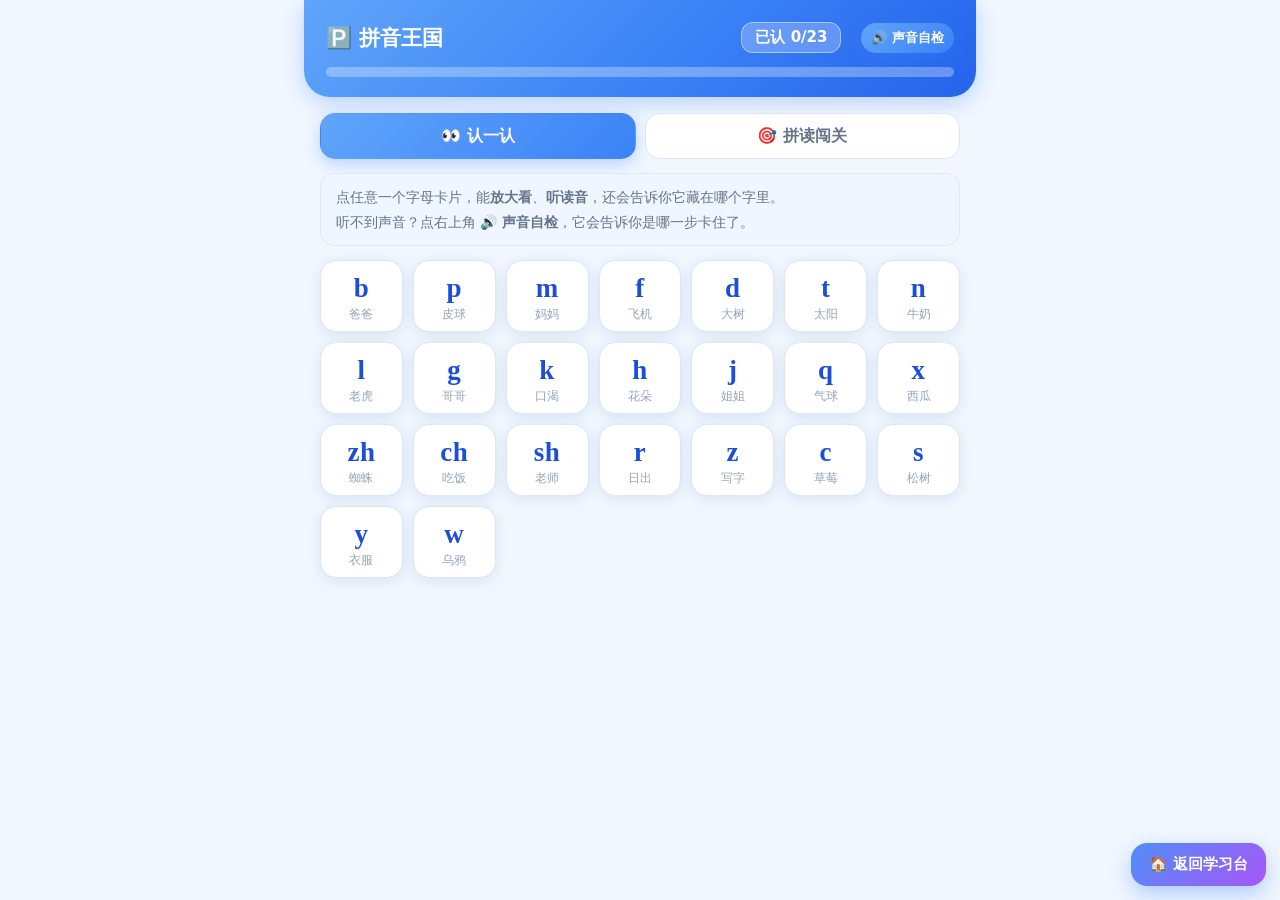
<file: modules/pinyin-1/index.html>
<!DOCTYPE html>
<html lang="zh-CN">
<head>
<meta charset="utf-8">
<meta name="viewport" content="width=device-width,initial-scale=1,viewport-fit=cover,user-scalable=no">
<meta name="apple-mobile-web-app-capable" content="yes">
<meta name="theme-color" content="#3b82f6">
<title>拼音王国</title>
<style>
  :root{
    --bg:#f2f7ff;--card:#fff;--ink:#1e293b;--ink2:#64748b;--ink3:#94a3b8;
    --blue:#3b82f6;--blue-d:#1d4ed8;--blue-l:#dbeafe;--blue-xl:#eff6ff;
    --grass:#10b981;--grass-l:#d1fae5;--coral:#ef4444;--coral-l:#fee2e2;
    --line:#dbe6f6;--r:20px;--sh:0 3px 14px rgba(30,80,160,.12);
  }
  *{box-sizing:border-box;-webkit-tap-highlight-color:transparent}
  body{
    margin:0;background:var(--bg);color:var(--ink);
    font-family:"PingFang SC","Microsoft YaHei",system-ui,sans-serif;
    font-size:17px;padding:0 16px 26px;-webkit-font-smoothing:antialiased;
    min-height:100vh;display:flex;flex-direction:column;
  }
  .wrap{max-width:640px;margin:0 auto;width:100%;flex:1;display:flex;flex-direction:column}
  header{
    background:linear-gradient(135deg,#60a5fa,#3b82f6 55%,#2563eb);color:#fff;
    margin:0 -16px 16px;padding:22px 22px 20px;border-radius:0 0 26px 26px;
    box-shadow:0 6px 22px rgba(59,130,246,.32);
  }
  .hd{display:flex;align-items:center;gap:12px}
  header h1{margin:0;font-size:21px;flex:1}
  header .score{
    background:rgba(255,255,255,.24);border:1px solid rgba(255,255,255,.45);
    padding:5px 13px;border-radius:12px;font-size:15px;font-weight:700;
  }
  .bar{height:10px;background:rgba(255,255,255,.3);border-radius:6px;margin-top:14px;overflow:hidden}
  .bar i{display:block;height:100%;background:#fff;border-radius:6px;width:0;transition:width .35s}

  .tabs{display:flex;gap:9px;margin-bottom:14px}
  .tabs button{
    flex:1;min-height:46px;border-radius:15px;border:1.5px solid var(--line);background:#fff;
    color:var(--ink2);font-size:16px;font-weight:700;font-family:inherit;cursor:pointer;transition:.18s;
  }
  .tabs button.on{background:linear-gradient(135deg,#60a5fa,#3b82f6);color:#fff;border-color:transparent;
    box-shadow:0 5px 16px rgba(59,130,246,.32)}

  /* ---------------- 认一认 ---------------- */
  .hint{background:var(--blue-xl);border:1px solid #dbe9fd;border-radius:14px;padding:11px 15px;
    font-size:14px;color:var(--ink2);margin-bottom:14px;line-height:1.75}
  .letters{display:grid;grid-template-columns:repeat(auto-fill,minmax(74px,1fr));gap:10px}
  .lt{
    border:1.5px solid var(--line);border-radius:16px;padding:12px 4px 9px;
    text-align:center;cursor:pointer;transition:.16s;box-shadow:var(--sh);
    background:#fff;font-family:inherit;
  }
  .lt:active{transform:scale(.95)}
  .lt .p{font-size:27px;font-weight:800;color:var(--blue-d);line-height:1.15;
    font-family:"Times New Roman",Georgia,serif;letter-spacing:.5px}
  .lt .w{font-size:11.5px;color:var(--ink3);margin-top:3px;overflow:hidden;text-overflow:ellipsis;white-space:nowrap}
  .lt.seen{border-color:#bcd6fb;background:#f8fbff}

  /* ---------------- 闯关 ---------------- */
  .stage{display:none;flex-direction:column}
  .stage.on{display:flex}
  .qcard{background:#fff;border-radius:var(--r);box-shadow:var(--sh);padding:22px 20px;text-align:center;margin-bottom:16px}
  .ask{font-size:15px;color:var(--ink2);margin-bottom:12px}
  .big{font-size:40px;font-weight:800;letter-spacing:3px;color:var(--ink);margin:6px 0 12px;
    font-family:"Times New Roman",Georgia,serif}
  .playbtn{
    border:0;border-radius:15px;padding:11px 22px;font-size:16.5px;font-weight:700;font-family:inherit;
    background:linear-gradient(135deg,#60a5fa,#3b82f6);color:#fff;cursor:pointer;
    box-shadow:0 5px 16px rgba(59,130,246,.3);
  }
  .playbtn:active{transform:scale(.96)}
  .tip{min-height:26px;font-size:16.5px;font-weight:700;margin-top:12px}
  .tip.ok{color:var(--grass)}.tip.no{color:var(--coral)}

  .opts{display:grid;gap:11px}
  .opt{
    background:#fff;border:2px solid var(--line);border-radius:17px;padding:16px 10px;cursor:pointer;
    font-size:27px;font-weight:800;font-family:"Times New Roman",Georgia,serif;color:var(--ink);
    transition:.15s;letter-spacing:2px;
  }
  .opt:active{transform:scale(.98)}
  .opt.ok{border-color:var(--grass);background:var(--grass-l);color:#047857}
  .opt.no{border-color:var(--coral);background:var(--coral-l);color:#b91c1c}
  .opt:disabled{cursor:default}

  .end{display:none;text-align:center;background:#fff;border-radius:var(--r);box-shadow:var(--sh);
    padding:30px 22px;margin:auto 0}
  .end.on{display:block}
  .end .big2{font-size:62px;line-height:1.1}
  .end h2{margin:10px 0 4px;font-size:24px}
  .stars{font-size:38px;letter-spacing:2px;margin:8px 0}
  .stars i{font-style:normal;opacity:.25}
  .stars i.on{opacity:1}
  .end p{color:var(--ink2);margin:6px 0 20px}
  .btn{
    min-height:52px;padding:13px 26px;border-radius:16px;border:0;cursor:pointer;
    font-size:17px;font-weight:800;font-family:inherit;margin:0 6px 10px;
    background:linear-gradient(135deg,#60a5fa,#3b82f6);color:#fff;box-shadow:0 6px 18px rgba(59,130,246,.32);
  }
  .btn.ghost{background:#fff;color:var(--blue-d);box-shadow:0 3px 10px rgba(30,80,160,.16)}
  .wrongs{text-align:left;background:#fff7f7;border:1px solid #f6dcdc;border-radius:14px;
    padding:12px 16px;margin:0 0 18px;font-size:15px;color:var(--ink2);line-height:1.9}
  .wrongs b{color:var(--coral)}

  /* ---------------- 字母详情弹层 ---------------- */
  .sheet-mask{position:fixed;inset:0;background:rgba(20,35,60,.45);z-index:90;
    display:flex;align-items:flex-end;justify-content:center;animation:fade .2s}
  @media (min-width:700px){ .sheet-mask{align-items:center} }
  .sheet{background:#fff;width:100%;max-width:520px;border-radius:26px 26px 0 0;
    padding:22px 22px 26px;box-shadow:0 -12px 44px rgba(20,40,80,.22);
    animation:up .28s cubic-bezier(.2,.9,.3,1.05);max-height:88vh;overflow:auto;position:relative}
  @media (min-width:700px){ .sheet{border-radius:26px} }
  .sheet h3{margin:0 0 6px;font-size:19px}
  .sheet .sh{color:var(--ink3);font-size:14px;margin:0 0 14px}
  .sheet-close{position:absolute;right:16px;top:16px;border:0;background:#eef3fa;width:34px;height:34px;
    border-radius:50%;font-size:17px;cursor:pointer;color:var(--ink2)}
  @keyframes fade{from{opacity:0}to{opacity:1}}
  @keyframes up{from{transform:translateY(28px);opacity:.6}to{transform:translateY(0);opacity:1}}

  /* 声音自检 + "没声音"提示（2026-09-14 加：把静默失败变成看得见的建议） */
  .playbtn.mini{font-size:13px;padding:6px 10px;margin-left:8px;white-space:nowrap}
  .saytip{display:none;margin-top:12px;padding:10px 12px;border-radius:10px;font-size:14.5px;
    line-height:1.7;background:#fff7ed;border:1px solid #fed7aa;color:#9a3412;text-align:left}
  .saytip.on{display:block}
  .chk{border:1px solid #e2e8f0;border-radius:12px;overflow:hidden;margin-top:8px}
  .chk-row{display:flex;justify-content:space-between;gap:12px;padding:9px 12px;font-size:15px;
    border-bottom:1px solid #eef2f7;text-align:left}
  .chk-row:last-child{border-bottom:0}
  .chk-row b{color:#334155;font-weight:600}
  .chk-row span{color:#475569;text-align:right}
  .chk-tip{margin:14px 0 0;font-size:14px;line-height:1.9;color:#64748b;text-align:left}
  .chk-more{margin-top:12px;padding:10px 12px;border-radius:10px;background:#f5f8fd;
    border:1px dashed #cddcf0;font-size:12.5px;line-height:1.8;color:#64748b;
    text-align:left;word-break:break-all}
  .chk-more b{color:#334155}
  .row{display:flex;gap:10px;justify-content:center;flex-wrap:wrap}
</style>
</head>
<body>
<div class="wrap">
  <header>
    <div class="hd">
      <h1>🅿️ 拼音王国</h1>
      <span class="score">已认 <b id="seenCnt">0</b>/23</span>
      <button class="playbtn mini" id="soundCheckBtn" title="听不到声音时点这里">🔊 声音自检</button>
    </div>
    <div class="bar"><i id="bar"></i></div>
  </header>

  <div class="tabs">
    <button id="tab-look" class="on">👀 认一认</button>
    <button id="tab-play">🎯 拼读闯关</button>
  </div>

  <!-- ---------------- 认一认 ---------------- -->
  <div class="stage on" id="stageLook">
    <div class="hint">
      点任意一个字母卡片，能<b>放大看</b>、<b>听读音</b>，还会告诉你它藏在哪个字里。<br>
      听不到声音？点右上角 <b>🔊 声音自检</b>，它会告诉你是哪一步卡住了。
    </div>
    <div class="letters" id="letters"></div>
  </div>

  <!-- ---------------- 闯关 ---------------- -->
  <div class="stage" id="stagePlay">
    <div class="qcard">
      <div class="ask" id="ask"></div>
      <div class="big" id="qBig"></div>
      <div><button class="playbtn" id="playBtn">🔊 再听一遍</button></div>
      <div class="saytip" id="soundTip" style="display:none"></div>
      <div class="tip" id="tip"></div>
    </div>
    <div class="opts" id="opts"></div>
  </div>

  <div class="end" id="endView">
    <div class="big2" id="endEmoji">🎉</div>
    <h2 id="endTitle">闯关完成！</h2>
    <div class="stars" id="endStars"></div>
    <p id="endSum"></p>
    <div class="wrongs" id="wrongList" style="display:none"></div>
    <button class="btn" id="againBtn">再来一轮</button>
    <button class="btn ghost" onclick="XYB.exit()">返回学习台</button>
  </div>
</div>

<!-- 接入工作台：一行 script 即可（进度、正确率、错题、星星全自动上报） -->
<script src="../../assets/xyb-sdk.js" data-module-id="pinyin-1" data-back="1" data-auto="20"></script>
<!-- 发音音频包（46 条 base64 mp3，由 _build/build_pinyin_audio.py 生成）。
     为什么不用语音合成就够了：不是所有浏览器都提供 speechSynthesis
     （实测联想小新 Pad 就没有），真音频离线可用、发音统一，合成只作兜底。 -->
<script src="./audio.js"></script>
<script>
/* ==========================================================================
   拼音王国
   --------------------------------------------------------------------------
   一年级刚需：23 个声母认形 + 听音辨声母 + 拼读成音节。

   发音用浏览器自带的语音合成（XYB.speak）读"示例词里的汉字"，
   而不是读单个字母 —— 因为把 b 读成"逼"反而是错的，读「爸爸」才准。
   语音合成不需要联网，也不依赖任何音频文件。
   ========================================================================== */
var TOTAL = 10;

/* 23 个声母：p=声母  word=示例词  near=易混声母  syl=例音节  sylWord=例字 */
var LETTERS = [
  { p: 'b', word: '爸爸', near: ['p', 'd'], syl: 'bā', sylWord: '八' },
  { p: 'p', word: '皮球', near: ['b', 'm'], syl: 'pá', sylWord: '爬' },
  { p: 'm', word: '妈妈', near: ['n', 'b'], syl: 'mā', sylWord: '妈' },
  { p: 'f', word: '飞机', near: ['h', 'b'], syl: 'fēi', sylWord: '飞' },
  { p: 'd', word: '大树', near: ['t', 'b'], syl: 'dà', sylWord: '大' },
  { p: 't', word: '太阳', near: ['d', 'n'], syl: 'tā', sylWord: '他' },
  { p: 'n', word: '牛奶', near: ['l', 'm'], syl: 'ní', sylWord: '泥' },
  { p: 'l', word: '老虎', near: ['n', 'd'], syl: 'lā', sylWord: '拉' },
  { p: 'g', word: '哥哥', near: ['k', 'h'], syl: 'gē', sylWord: '哥' },
  { p: 'k', word: '口渴', near: ['g', 'h'], syl: 'kū', sylWord: '哭' },
  { p: 'h', word: '花朵', near: ['g', 'k'], syl: 'hé', sylWord: '河' },
  { p: 'j', word: '姐姐', near: ['q', 'x'], syl: 'jī', sylWord: '鸡' },
  { p: 'q', word: '气球', near: ['j', 'x'], syl: 'qī', sylWord: '七' },
  { p: 'x', word: '西瓜', near: ['j', 'q'], syl: 'xī', sylWord: '西' },
  { p: 'zh', word: '蜘蛛', near: ['ch', 'z'], syl: 'zhū', sylWord: '猪' },
  { p: 'ch', word: '吃饭', near: ['zh', 'c'], syl: 'chē', sylWord: '车' },
  { p: 'sh', word: '老师', near: ['zh', 's'], syl: 'shū', sylWord: '书' },
  { p: 'r', word: '日出', near: ['l', 'y'], syl: 'rì', sylWord: '日' },
  { p: 'z', word: '写字', near: ['c', 's'], syl: 'zì', sylWord: '字' },
  { p: 'c', word: '草莓', near: ['z', 'ch'], syl: 'cǎo', sylWord: '草' },
  { p: 's', word: '松树', near: ['sh', 'z'], syl: 'sān', sylWord: '三' },
  { p: 'y', word: '衣服', near: ['w', 'r'], syl: 'yī', sylWord: '衣' },
  { p: 'w', word: '乌鸦', near: ['y', 'h'], syl: 'wū', sylWord: '乌' }
];

var seen = {}, qs = [], cur = 0, right = 0, wrongs = [], locked = false;

function $(id) { return document.getElementById(id); }
function shuffle(a) {
  for (var i = a.length - 1; i > 0; i--) {
    var j = Math.floor(Math.random() * (i + 1)), t = a[i]; a[i] = a[j]; a[j] = t;
  }
  return a;
}

/* ==========================================================================
   朗读辅助层
   --------------------------------------------------------------------------
   为什么单独写一层：iOS 上"没声音"有好几种原因，而且**全都不报错** ——
   没有中文语音、侧边静音开关拨着、自动播放被拦、家长把开关关了……
   所以这里做两件事：
     · 把 SDK 的失败回调翻译成家长看得懂的一句话，就地显示（把静默变成可见）；
     · 提供一个「🔊 声音自检」，一次把"能不能读、拿什么读、实际出没出声"查清楚。
   ========================================================================== */
function soundAdvice(why) {
  if (why === 'off') {
    return '家长中心把「音效与语音」关掉了：家长端 → 孩子档案与规则 → 打开「音效与语音」。';
  }
  if (why === 'novoice') {
    return '这台设备没找到中文语音（iOS 上有时只是语音库还没加载完）：去「设置 → 辅助功能 → 朗读内容 → 声音」' +
      '确认已下载中文（普通话），再点右上角「🔊 声音自检」确认。';
  }
  if (why === 'unsupported') {
    return '这个浏览器不支持朗读。改用 Chrome / Edge 打开本站就有声音；' +
      '（下面「诊断详情」里的接口那行如果是 undefined，就是这个原因）';
  }
  if (why === 'error') {
    return '朗读被浏览器打断了，再点一次试试。';
  }
  if (why === 'blocked') {
    return '浏览器把自动播放拦住了：点一下「🔊 再听一遍」（手动点是明确手势，一定能响）。';
  }
  return '有中文语音但没出声：检查 iPad 侧边的静音开关、把音量调大，再点「🔊 再听一遍」。';
}

/* 把失败原因写出来（默认写闯关区的提示条） */
function showSoundTip(why, tipEl) {
  var el = tipEl || $('soundTip');
  if (!el) return;
  el.textContent = '🔇 ' + soundAdvice(why);
  el.className = 'saytip on';
  el.style.display = 'block';
}

/* ==========================================================================
   发音播放：真音频优先，语音合成兜底
   --------------------------------------------------------------------------
   音频包（audio.js）里有 23 个示例词 + 23 个例字的 mp3（base64 内嵌，离线可用）。
   只要命中就直接播 —— 不依赖设备有没有中文语音、有没有 speechSynthesis。
   没命中（以后新增字母忘了生成音频）才退回浏览器语音合成。
   ========================================================================== */
var AUDIO = (typeof window.XYB_PINYIN_AUDIO === 'object' && window.XYB_PINYIN_AUDIO) || {};
var curAudio = null;

/* 返回 true 表示"这条交给音频了"（不代表一定已经出声，被自动播放策略拦下会提示） */
function playClip(text, tipEl) {
  var src = AUDIO[text];
  if (!src) return false;
  try {
    if (curAudio) { try { curAudio.pause(); } catch (e) {} curAudio = null; }
    var a = new Audio(src);
    curAudio = a;
    var p = a.play();
    if (p && p.catch) {
      p.catch(function () { showSoundTip('blocked', tipEl); });
    }
    return true;
  } catch (e) {
    return false;
  }
}

/* 读一段话：先试真音频，不行再用语音合成；两条都不行才给出排查建议 */
function saySound(text, tipEl) {
  if (playClip(text, tipEl)) return;
  XYB.speak(text, {
    timeout: 900, timeout2: 1100,
    onFail: function (why) { showSoundTip(why, tipEl); }
  });
}

function setTxt(id, t) {
  var el = document.getElementById(id);
  if (el) el.textContent = t;
}

/* 中文语音那一行：**别急着下"没有中文语音"的结论**。
   iOS Safari 上 getVoices() 经常返回空数组（引擎没被用过时就是这样），
   空列表 ≠ 真的没有中文语音。所以这里如实区分三种情况。 */
function voiceRow(info, d) {
  if (info.zh.length) {
    return '✅ ' + info.zh.slice(0, 2).join('、') +
      (info.zh.length > 2 ? ' 等 ' + info.zh.length + ' 个' : '');
  }
  if (d.voices > 0) return '⚠️ 系统报了 ' + d.voices + ' 个语音，但没有中文';
  return '⚠️ 系统没报告任何语音（iOS 上很常见，不一定真的没有）';
}

/* 试读一次：优先用内置音频（不依赖系统语音），没有音频条目才试语音合成。
   返回码里会出现 'audio'，一眼就能看出走的是哪条路。 */
function runChkRead() {
  setTxt('chkResult', '正在试读…');
  setTxt('chkWhy', '—');

  var src = AUDIO['爸爸'];
  if (src) {
    try {
      if (curAudio) { try { curAudio.pause(); } catch (e) {} }
      var a = new Audio(src);
      curAudio = a;
      setTxt('chkWhy', 'audio');
      var p = a.play();
      if (p && p.then) {
        p.then(function () { setTxt('chkResult', '✅ 内置音频已播放（不依赖系统语音）'); })
         .catch(function () { setTxt('chkResult', '❌ 没出声 —— ' + soundAdvice('blocked')); });
        return;
      }
      setTxt('chkResult', '✅ 已请求播放内置音频');
      return;
    } catch (e) { /* 落到下面的语音合成兜底 */ }
  }

  XYB.speak('爸爸', {
    timeout: 1100, timeout2: 1300,
    onStart: function () { setTxt('chkResult', '✅ 语音合成出声了（这台设备没有内置音频条目）'); setTxt('chkWhy', 'start'); },
    onFail: function (why) {
      setTxt('chkResult', '❌ 没出声 —— ' + soundAdvice(why));
      setTxt('chkWhy', why);
    }
  });
}

function showSoundSheet() {
  var info = XYB.voiceInfo();
  var d = XYB.diagnostics();
  var nClip = Object.keys(AUDIO).length;

  showSheet('🔊 声音自检', '看看这台设备能不能朗读、卡在哪一步',
    '<div class="chk">' +
    '<div class="chk-row"><b>家长端「音效与语音」</b><span>' +
    (info.soundOn ? '✅ 已打开' : '❌ 已关闭') + '</span></div>' +
    '<div class="chk-row"><b>内置发音音频</b><span>' +
    (nClip ? '✅ ' + nClip + ' 条（离线可用，不依赖系统语音）'
           : '⚠️ 没有，只能靠系统语音合成') + '</span></div>' +
    '<div class="chk-row"><b>朗读接口</b><span>' +
    (d.hasSynth ? '✅ 有 speechSynthesis' : '❌ 没有 speechSynthesis') +
    '（合成器 ' + d.synthType + ' / 朗读对象 ' + d.utterType + '）</span></div>' +
    '<div class="chk-row"><b>系统中文语音</b><span>' + voiceRow(info, d) + '</span></div>' +
    '<div class="chk-row"><b>实际试读</b><span id="chkResult">正在试读…</span></div>' +
    '</div>' +
    '<div class="chk-more"><b>诊断详情</b>（把这一块截图给家长就够）<br>' +
    '语音库条数 <span id="chkVoices"></span> · 是否独立App <span id="chkSa"></span>' +
    ' · 走的是 <span id="chkProto"></span> · 试读返回码 <span id="chkWhy"></span><br>' +
    '<span id="chkUa"></span></div>' +
    '<p class="chk-tip">如果「实际试读」报 <b>audio</b> 却听不见：那是设备音量/静音开关的问题。' +
    '报 <b>unsupported</b>：这个浏览器没有朗读接口，换 <b>Chrome / Edge</b> 打开即可。<br>' +
    '报 <b>blocked</b>：点一下「🔊 再听一遍」。其他情况按这个顺序查：<br>' +
    '① 侧边/侧栏的<b>静音开关</b>与音量；<br>' +
    '② 断开蓝牙音箱；<br>' +
    '③ 系统中文语音显示 ⚠️ 时，去「设置 → 辅助功能 → 朗读内容 → 声音」下载中文（普通话）。</p>' +
    '<div class="row" style="margin-top:12px">' +
    '<button class="btn" id="chkRetry">🔁 再试一次</button>' +
    '<button class="btn" data-close>知道啦</button></div>');

  /* 诊断详情用 textContent 填，避免 UA 里的字符破坏 HTML */
  setTxt('chkVoices', d.voices + ' 条');
  setTxt('chkSa', d.standalone ? '是' : '否');
  setTxt('chkProto', d.secure || '—');
  setTxt('chkUa', d.ua);

  var rb = document.getElementById('chkRetry');
  if (rb) rb.addEventListener('click', runChkRead);

  runChkRead();
}

/* ---------------- 认一认 ---------------- */
function buildWall() {
  $('letters').innerHTML = LETTERS.map(function (L, i) {
    return '<button class="lt" data-i="' + i + '">' +
      '<div class="p">' + L.p + '</div><div class="w">' + L.word + '</div></button>';
  }).join('');
}

function showLetter(i) {
  var L = LETTERS[i];
  seen[L.p] = 1;
  var n = Object.keys(seen).length;
  $('seenCnt').textContent = n;
  $('bar').style.width = (n / LETTERS.length * 100) + '%';
  document.querySelector('.lt[data-i="' + i + '"]').classList.add('seen');

  var yun = L.syl.slice(L.p.length);
  XYB.progress(n, LETTERS.length);

  showSheet(
    L.p + '　' + L.syl,
    '声母「' + L.p + '」· 例字「' + L.sylWord + '」',
    '<div style="text-align:center;padding:4px 0 6px">' +
    '<div style="font-size:64px;font-weight:800;color:#1d4ed8;font-family:Georgia,serif;line-height:1.1">' + L.p + '</div>' +
    '<div style="font-size:20px;color:#64748b;margin:8px 0 16px">' + L.p + ' + ' + yun + ' = ' + L.syl + '　（' + L.sylWord + '）</div>' +
    '<button class="playbtn" data-say="' + L.word + '">🔊 听「' + L.word + '」</button> ' +
    '<button class="playbtn" data-say="' + L.sylWord + '">🔊 听「' + L.sylWord + '」</button>' +
    '<p style="color:#64748b;font-size:14.5px;margin:16px 0 0;line-height:1.9">' +
    '别和 <b>' + L.near.join('、') + '</b> 搞混哦 —— 它们嘴形很像，读慢一点就听出不一样了。</p>' +
    '<p class="saytip" id="sayTip"></p>' +
    '<button class="btn" data-close style="margin-top:16px">知道啦</button></div>');

  /* 朗读放在弹层渲染之后调用：这样"读不出来"的原因可以直接写进弹层里的 #sayTip，
     用户不用去别的区域找提示（1.2 秒的看门狗回调结束时 #sayTip 一定已经存在）。 */
  saySound(L.word, $('sayTip'));
}

function showSheet(title, sub, html) {
  closeSheet();
  var m = document.createElement('div');
  m.className = 'sheet-mask';
  m.innerHTML = '<div class="sheet"><button class="sheet-close" data-close>✕</button>' +
    '<h3>' + title + '</h3><p class="sh">' + sub + '</p>' + html + '</div>';
  m.addEventListener('click', function (e) {
    var say = e.target.getAttribute && e.target.getAttribute('data-say');
    if (say) { saySound(say, $('sayTip')); return; }
    if (e.target === m || e.target.hasAttribute('data-close')) closeSheet();
  });
  document.body.appendChild(m);
}
function closeSheet() {
  var el = document.querySelector('.sheet-mask');
  if (el) el.remove();
}

/* ---------------- 出题 ---------------- */
function makeQ() {
  var L = LETTERS[Math.floor(Math.random() * LETTERS.length)];
  if (Math.random() < 0.5) {
    /* 听音辨声母：读「爸爸」，选出 b */
    return {
      type: 'listen',
      ask: '听一听，『' + L.word + '』的第一个音是？',
      big: '🔊 ' + L.word,
      say: L.word, needPlay: true,
      q: '「' + L.word + '」的声母是？',
      answer: L.p,
      opts: shuffle([L.p, L.near[0], L.near[1]])
    };
  }
  /* 拼读成音节：b + ā = ? */
  var yun = L.syl.slice(L.p.length);
  return {
    type: 'blend',
    ask: '把声母和韵母拼起来，是哪个音节？',
    big: L.p + ' + ' + yun + ' = ?',
    say: L.sylWord, needPlay: false,
    q: L.p + ' + ' + yun + ' = ?',
    answer: L.syl,
    opts: shuffle([L.syl, L.near[0] + yun, L.near[1] + yun])
  };
}

function buildQs() {
  qs = [];
  var used = {}, guard = 0;
  while (qs.length < TOTAL && guard++ < 500) {
    var q = makeQ(), key = q.type + '|' + q.q;
    if (used[key]) continue;
    used[key] = 1;
    qs.push(q);
  }
}

var elAsk = $('ask'), elBig = $('qBig'), elTip = $('tip'), elOpts = $('opts');

function renderQ() {
  var q = qs[cur];
  locked = false;
  elAsk.textContent = q.ask;
  elBig.textContent = q.big;
  elTip.textContent = '';
  elTip.className = 'tip';
  $('playBtn').style.display = q.needPlay ? 'inline-block' : 'none';
  elOpts.innerHTML = q.opts.map(function (o) {
    return '<button class="opt" data-o="' + o + '">' + o + '</button>';
  }).join('');
  $('bar').style.width = (cur / TOTAL * 100) + '%';
  if (q.needPlay) {
    /* 自动读一次。注意：iOS 上"定时器里发起的朗读"不算用户手势，可能被直接忽略 ——
       所以读不出来时把原因写到下面的提示条，让家长点「🔊 再听一遍」（点按是明确手势）。 */
    setTimeout(function () { saySound(q.say); }, 320);
  }
}

elOpts.addEventListener('click', function (e) {
  var b = e.target.closest('.opt');
  if (!b || locked) return;
  locked = true;
  var q = qs[cur], my = b.getAttribute('data-o'), ok = my === q.answer;

  /* ★ 上报答题：带上题面和两个答案，答错的题会自动进工作台错题本 */
  XYB.answer(ok, {
    tag: q.type === 'listen' ? '声母听辨' : '声母拼读',
    q: q.q, answer: q.answer, my: my
  });

  Array.prototype.forEach.call(elOpts.querySelectorAll('.opt'), function (o) {
    o.disabled = true;
    if (o.getAttribute('data-o') === q.answer) o.classList.add('ok');
    else if (o === b) o.classList.add('no');
  });

  if (ok) {
    right++;
    elTip.textContent = '对啦 👍';
    elTip.className = 'tip ok';
    XYB.progress(cur + 1, TOTAL);
  } else {
    wrongs.push(q.q + ' → ' + q.answer);
    elTip.textContent = '是「' + q.answer + '」哦，再听一遍～';
    elTip.className = 'tip no';
    saySound(q.say);
  }
  setTimeout(function () {
    cur++;
    if (cur < TOTAL) renderQ(); else finish();
  }, ok ? 620 : 1700);
});

$('playBtn').addEventListener('click', function () {
  var q = qs[cur];
  if (q) saySound(q.say);
});

function finish() {
  $('stageLook').classList.remove('on');
  $('stagePlay').classList.remove('on');
  $('endView').classList.add('on');
  $('bar').style.width = '100%';

  var stars = right >= TOTAL ? 3 : right >= 8 ? 3 : right >= 6 ? 2 : 1;
  $('endStars').innerHTML = [1, 2, 3].map(function (n) {
    return '<i class="' + (stars >= n ? 'on' : '') + '">⭐</i>';
  }).join('');
  $('endEmoji').textContent = right >= TOTAL ? '🏆' : right >= 6 ? '🎉' : '💪';
  $('endTitle').textContent = right >= TOTAL ? '全对！拼音小达人'
    : right >= 6 ? '完成啦，拼得不错' : '完成啦，回去认一认再来';
  $('endSum').textContent = '答对 ' + right + ' / ' + TOTAL + ' 题 · 正确率 ' +
    Math.round(right / TOTAL * 100) + '%';

  if (wrongs.length) {
    var w = $('wrongList');
    w.style.display = 'block';
    w.innerHTML = '<b>这些再拼一遍：</b><br>' + wrongs.join('<br>');
  }
  XYB.finish({ stars: stars, score: right, title: '拼音王国' });
}

$('againBtn').addEventListener('click', function () {
  cur = 0; right = 0; wrongs = [];
  $('endView').classList.remove('on');
  $('wrongList').style.display = 'none';
  buildQs(); renderQ();
});

/* ---------------- Tab 切换 ---------------- */
function goTab(which) {
  var isLook = which === 'look';
  $('tab-look').classList.toggle('on', isLook);
  $('tab-play').classList.toggle('on', !isLook);
  $('stageLook').classList.toggle('on', isLook);
  $('stagePlay').classList.toggle('on', !isLook);
  if (!isLook) {
    if (!qs.length || cur >= TOTAL) { cur = 0; right = 0; wrongs = []; buildQs(); }
    renderQ();
  } else {
    $('bar').style.width = (Object.keys(seen).length / LETTERS.length * 100) + '%';
  }
}
$('tab-look').addEventListener('click', function () { goTab('look'); });
$('tab-play').addEventListener('click', function () { goTab('play'); });

$('letters').addEventListener('click', function (e) {
  var b = e.target.closest('.lt');
  if (b) showLetter(Number(b.getAttribute('data-i')));
});

/* ---------------- 启动 ---------------- */
$('soundCheckBtn').addEventListener('click', showSoundSheet);

buildWall();
buildQs();
XYB.progress(0, LETTERS.length);

/* 开头就把"这台设备读不读得了"说清楚，别让家长对着一堆没声音的按钮猜。
   判断顺序很重要：
     ① 有内置音频包 → 什么都不用提醒（发音根本不依赖系统语音，任何浏览器都能响）；
     ② 没音频包、也没有朗读接口 → 只能提示换浏览器；
     ③ 没音频包、有接口但语音列表里没中文 → 提示去系统里下载中文语音。
   注意 ③ 只在语音列表**已经加载出来**（total > 0）时才提醒 ——
   iOS 的语音列表是异步加载的，刚进页面时经常还是空的，那时候下结论会误报。 */
var VINFO = XYB.voiceInfo();
var HAS_CLIPS = Object.keys(AUDIO).length > 0;
if (!HAS_CLIPS && !VINFO.supported) {
  document.querySelector('.hint').innerHTML =
    '点任意一个字母卡片，能<b>放大看</b>、看它藏在哪个字里。<br>' +
    '这个浏览器<b>不支持朗读</b>，可以让孩子看着卡片自己读出声。';
} else if (!HAS_CLIPS && VINFO.total > 0 && !VINFO.zh.length) {
  document.querySelector('.hint').innerHTML =
    '点任意一个字母卡片，能<b>放大看</b>、<b>听读音</b>，还会告诉你它藏在哪个字里。<br>' +
    '⚠️ 这台设备里没找到<b>中文语音</b>，点读音不会出声：' +
    '去「设置 → 辅助功能 → 朗读内容 → 声音」下载中文（普通话）后再回来。<br>' +
    '（也可以先点一下 <b>🔊 声音自检</b> 看详细情况）';
}
</script>
</body>
</html>
</file>
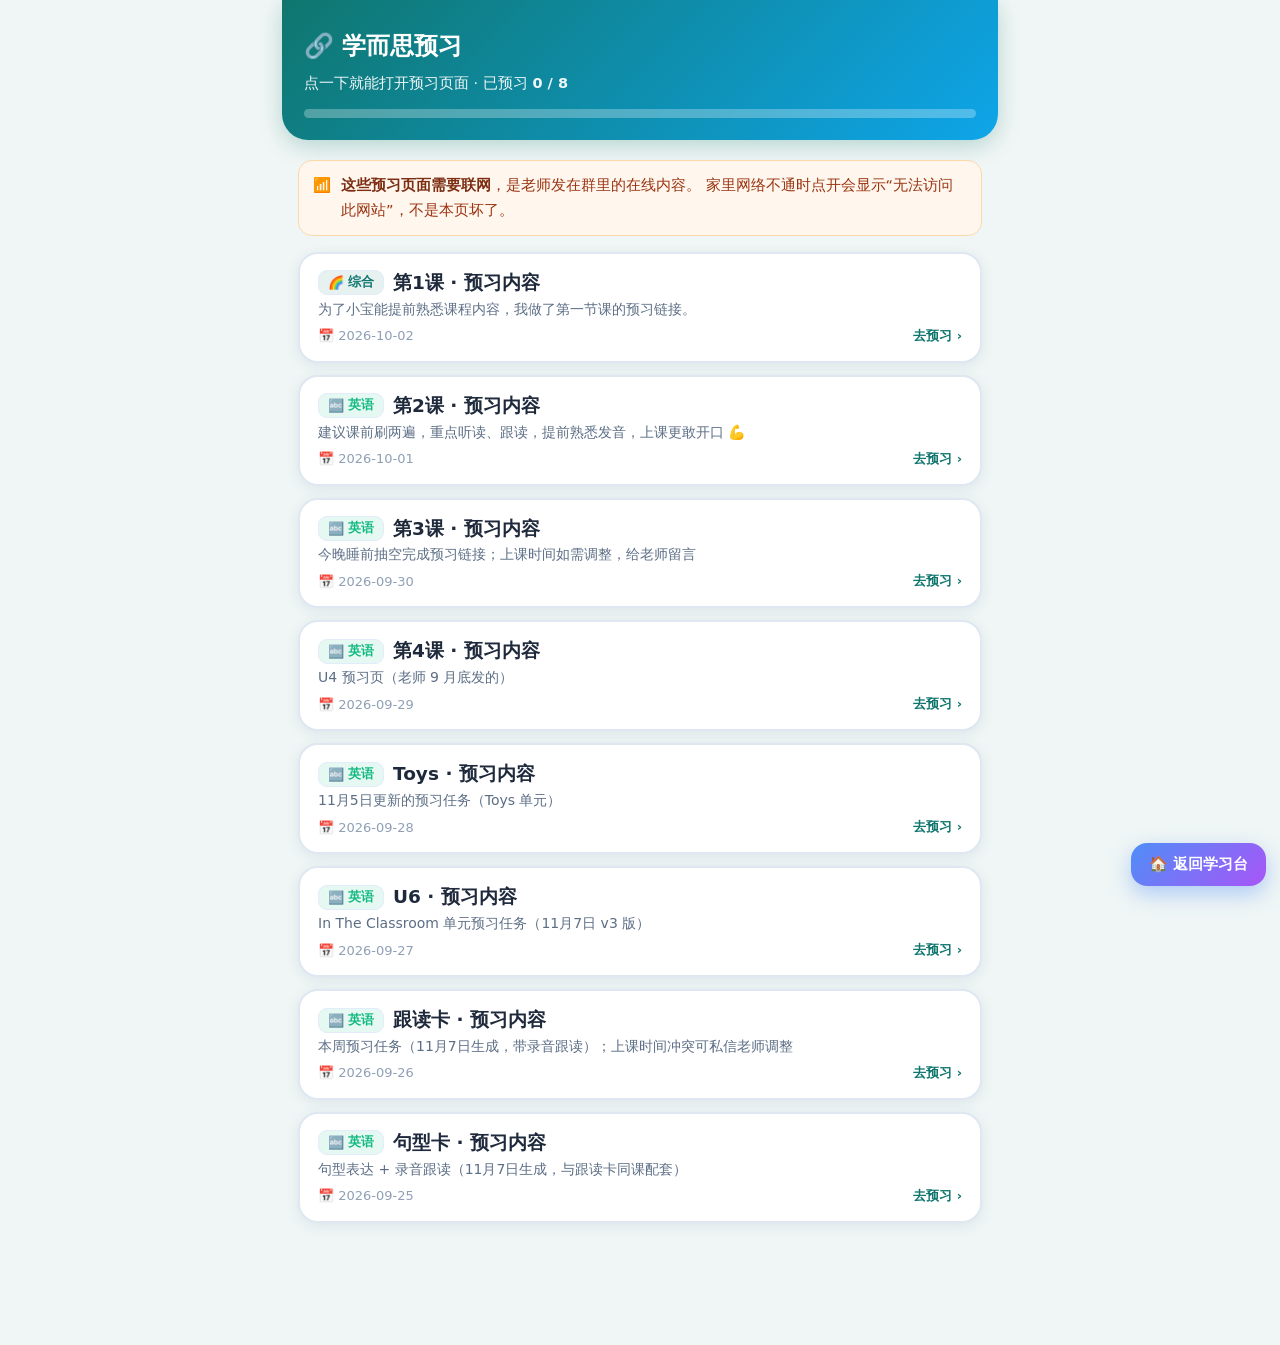
<file: modules/preview-1/index.html>
<!DOCTYPE html>
<html lang="zh-CN">
<head>
<meta charset="utf-8">
<meta name="viewport" content="width=device-width,initial-scale=1,viewport-fit=cover">
<meta name="theme-color" content="#0f766e">
<title>学而思预习</title>
<!--
  ==========================================================================
  学而思预习 —— 家长把老师发的预习链接贴进来，孩子点一下就能打开
  --------------------------------------------------------------------------
  ★ 三层脚本，各司其职（顺序不能变）：
      catalog.js  → 注册表（core.js 启动时读它）
      core.js     → 数据层 + 同步事件层。**刻意加载**：本模块要记"已预习"，
                    必须能调 emit()，否则这个记录只留在本机、多端看不见。
                    core.js 只在函数内部碰 DOM，加载时不会自动渲染，安全。
      xyb-sdk.js  → 时长/完成度上报

  ★ 清单来自两个地方，core.js 的 preview.all() 负责合并去重：
      modules/preview-1/links.js   跟代码走（脚本维护，发我链接就能加）
      xyb.v1.preview               家长端页面里手动加的（只存本机浏览器）

  ★ ⚠️ 这些是**站外链接**（workbuddy.link 等托管平台）：
      1. 它们大多带 X-Frame-Options，**无法 iframe 内嵌**，只能新标签打开；
      2. 断网时点开会是浏览器的"无法访问此网站"错误页——
         所以卡片上明确标了"需要联网"，不让孩子以为是本页坏了。
  ==========================================================================
-->
<link rel="stylesheet" href="../../assets/app.css">
<style>
  :root{
    --teal:#0f766e;--teal-d:#115e59;--teal-l:#ccfbf1;--teal-xl:#f0fdfa;
    --line:#dfe7f3;--r:20px;--sh:0 3px 14px rgba(35,70,120,.09);
  }
  body{
    margin:0;background:#f0f6f5;color:#1e293b;
    font-family:"PingFang SC","Microsoft YaHei",system-ui,sans-serif;
    font-size:17px;line-height:1.7;padding:0 16px 110px;-webkit-font-smoothing:antialiased;
  }
  .wrap{max-width:720px;margin:0 auto}
  header{
    background:linear-gradient(135deg,#0f766e,#0ea5e9);color:#fff;
    margin:0 -16px 20px;padding:26px 22px 22px;border-radius:0 0 26px 26px;
    box-shadow:0 6px 22px rgba(15,118,110,.26);
  }
  header h1{margin:0 0 4px;font-size:24px}
  header p{margin:0;font-size:14.5px;opacity:.94}
  .bar{height:9px;background:rgba(255,255,255,.28);border-radius:5px;margin-top:14px;overflow:hidden}
  .bar i{display:block;height:100%;background:#fff;border-radius:5px;width:0;transition:width .45s}

  /* 需要联网：不喧宾夺主，但一定要在 —— 否则断网时孩子以为本页坏了 */
  .tip{
    display:flex;gap:10px;align-items:flex-start;margin:0 0 16px;padding:12px 14px;
    border-radius:14px;background:#fff7ed;border:1px solid #fed7aa;color:#9a3412;font-size:14.5px;
  }
  .tip b{color:#7c2d12}

  .lk{
    display:block;width:100%;text-align:left;background:#fff;border:2px solid var(--line);
    border-radius:var(--r);box-shadow:var(--sh);padding:16px 18px;margin:0 0 12px;
    cursor:pointer;font-family:inherit;color:inherit;position:relative;
    transition:transform .12s,border-color .15s;
  }
  .lk:active{transform:scale(.985)}
  .lk .top{display:flex;align-items:center;gap:9px;margin-bottom:5px;flex-wrap:wrap}
  .lk .ti{font-size:18.5px;font-weight:700;line-height:1.4;flex:1;min-width:60%}
  .lk .note{font-size:14px;color:#5c6e85;margin-top:3px}
  .lk .meta{font-size:13px;color:#8fa0b6;margin-top:8px;display:flex;gap:10px;align-items:center;flex-wrap:wrap}
  .tag{display:inline-flex;align-items:center;gap:4px;font-size:12.5px;font-weight:700;
       padding:3px 9px;border-radius:9px;background:#eef2f7;color:#475569}
  .tag .em{font-size:13px}
  .lk.done{border-color:var(--teal);background:var(--teal-xl)}
  .lk.done::after{
    content:'✓ 已预习';position:absolute;right:14px;bottom:12px;
    font-size:12.5px;font-weight:700;color:var(--teal-d);background:var(--teal-l);
    padding:3px 9px;border-radius:9px;
  }
  .lk.done .meta{margin-right:78px}
  .empty{background:#fff;border-radius:var(--r);box-shadow:var(--sh);padding:30px 20px;text-align:center}
  .empty .big{font-size:46px}
  .empty p{color:#5c6e85;margin:8px 0 0;font-size:15px}
  .btn{
    min-height:48px;padding:12px 22px;border-radius:15px;border:0;cursor:pointer;
    font-size:16px;font-weight:700;font-family:inherit;
    background:linear-gradient(135deg,#0f766e,#0ea5e9);color:#fff;
    box-shadow:0 6px 18px rgba(15,118,110,.32);
  }
  /* 打开外部页面的小反馈：点了立刻有反应，否则孩子以为没点到 */
  @keyframes fly{to{transform:translate(3px,-3px) scale(1.06);opacity:.6}}
  .fly{animation:fly .45s ease-out}
</style>
</head>
<body>
<div class="wrap">
  <header>
    <h1>🔗 学而思预习</h1>
    <p>点一下就能打开预习页面 · 已预习 <b id="stTxt">0 / 0</b></p>
    <div class="bar"><i id="bar"></i></div>
  </header>

  <div class="tip">
    <span>📶</span>
    <div><b>这些预习页面需要联网</b>，是老师发在群里的在线内容。
      家里网络不通时点开会显示“无法访问此网站”，不是本页坏了。</div>
  </div>

  <div id="list"></div>

  <div class="empty" id="empty" style="display:none">
    <div class="big">📭</div>
    <h3>还没有预习链接</h3>
    <p>让爸爸妈妈在<b>家长中心 → 学而思预习</b>里把老师发的链接贴进来，
       或者把链接发到工作台上，我们会加上。</p>
    <div style="margin-top:18px"><button class="btn" onclick="XYB.exit()">返回学习台</button></div>
  </div>
</div>

<!-- 三层脚本：注册表 → 数据层 → SDK（顺序固定） -->
<script src="../../assets/catalog.js"></script>
<script src="../../assets/core.js"></script>
<script src="../../assets/xyb-sdk.js" data-module-id="preview-1" data-back="1"></script>
<script src="links.js"></script>
<script>
/* ==========================================================================
   孩子端渲染：数据全部来自 XYBApp.preview（core.js 已合并清单与家长端增删并去重），
   这里只负责"显示 + 点了去打开"。
   ========================================================================== */
(function () {
  'use strict';

  var A = window.XYBApp;
  var elList = document.getElementById('list');
  var elEmpty = document.getElementById('empty');
  var elSt = document.getElementById('stTxt');
  var elBar = document.getElementById('bar');

  var SUBJECT_META = {
    '语文': { emoji: '📖', color: '#3b82f6' },
    '数学': { emoji: '➗', color: '#f59e0b' },
    '英语': { emoji: '🔤', color: '#10b981' },
    '综合': { emoji: '🌈', color: '#0f766e' },
    '思维': { emoji: '🧩', color: '#7c6cf5' }
  };

  function esc(s) {
    return String(s == null ? '' : s).replace(/[&<>"']/g, function (c) {
      return { '&': '&amp;', '<': '&lt;', '>': '&gt;', '"': '&quot;', "'": '&#39;' }[c];
    });
  }

  /* 已预习时间存在本地覆盖项上，单独取一次 */
  function openedMap() {
    var m = {}, d = A.Store.read('preview', null);
    (d && Array.isArray(d.items) ? d.items : []).forEach(function (x) {
      if (x.openedAt) m[A.preview.key(x.url)] = x.openedAt;
    });
    return m;
  }

  function dayText(ts) {
    if (!ts) return '';
    var d = new Date(ts);
    if (isNaN(d.getTime())) return '';
    return (d.getMonth() + 1) + '月' + d.getDate() + '日';
  }

  function render() {
    var items, om;
    try {
      items = A.preview.all();
      om = openedMap();
    } catch (e) {
      /* 数据层异常时也要给孩子一句人话，不能白屏 */
      elList.innerHTML = '<div class="empty"><div class="big">😵</div>' +
        '<h3>这一页暂时打不开</h3><p>' + esc(e.message || '数据读取失败') + '</p></div>';
      return;
    }

    var total = items.length, done = 0;

    if (!total) {
      elList.innerHTML = '';
      elEmpty.style.display = 'block';
      elSt.textContent = '0 / 0';
      elBar.style.width = '0%';
      return;
    }
    elEmpty.style.display = 'none';

    elList.innerHTML = items.map(function (it) {
      var sm = SUBJECT_META[it.subject] || SUBJECT_META['综合'];
      var at = om[it.key];
      if (at) done++;
      var meta = [];
      if (it.addedAt) meta.push('<span>📅 ' + esc(it.addedAt) + '</span>');
      if (at) meta.push('<span>👀 ' + esc(dayText(at)) + ' 看过</span>');
      return '<button class="lk' + (at ? ' done' : '') + '" data-url="' + esc(it.url) +
        '" data-title="' + esc(it.title) + '">' +
        '<div class="top"><span class="tag" style="background:' + sm.color + '1a;color:' + sm.color + '">' +
        '<span class="em">' + sm.emoji + '</span>' + esc(it.subject) + '</span>' +
        '<span class="ti">' + esc(it.title) + '</span></div>' +
        (it.note ? '<div class="note">' + esc(it.note) + '</div>' : '') +
        '<div class="meta">' + meta.join('') +
        '<span style="margin-left:auto;color:#0f766e;font-weight:700">去预习 ›</span></div>' +
        '</button>';
    }).join('');

    elSt.textContent = done + ' / ' + total;
    elBar.style.width = (total ? Math.round(done / total * 100) : 0) + '%';

    /* 完成度上报给工作台（家长端能看到这个模块的百分比） */
    try { XYB.progress(done, total); } catch (e) {}
  }

  /* 点击：新标签打开外链 + 记一次"已预习"。
     ⚠️ 用 window.open 而不是 <a target="_blank">：按钮里嵌 a 在部分浏览器点击
        行为不一致；但 window.open 可能被弹窗拦截，所以两种情况都要处理。 */
  elList.addEventListener('click', function (e) {
    var b = e.target.closest('.lk');
    if (!b) return;
    var url = b.getAttribute('data-url');
    if (!url) return;

    b.classList.add('fly');
    var w = null;
    try { w = window.open(url, '_blank'); } catch (err) { w = null; }

    if (!w && !b.getAttribute('data-fallback')) {
      /* 被拦了（iPad Safari 偶尔会）——如实告诉用户，并给一个可点的备选 */
      b.setAttribute('data-fallback', '1');
      var old = b.querySelector('.meta');
      if (old) {
        var a = document.createElement('a');
        a.className = 'tag';
        a.href = url; a.target = '_blank'; a.rel = 'noopener';
        a.style.cssText = 'background:#fee2e2;color:#b91c1c;margin-top:8px;display:inline-block';
        a.textContent = '点这里打开（长按可复制链接）';
        old.appendChild(a);
      }
    }

    /* 记一次已预习（core.js 内部会 emit 事件，多端可见） */
    try {
      A.preview.open(url, b.getAttribute('data-title') || '');
      render();
    } catch (err) { /* 记不上也要保证链接能打开 */ }
  });

  render();

  /* 从家长端切回来时刷新（家长可能刚加了链接） */
  window.addEventListener('pageshow', render);
  document.addEventListener('visibilitychange', function () {
    if (document.visibilityState === 'visible') render();
  });
})();
</script>
</body>
</html>
</file>
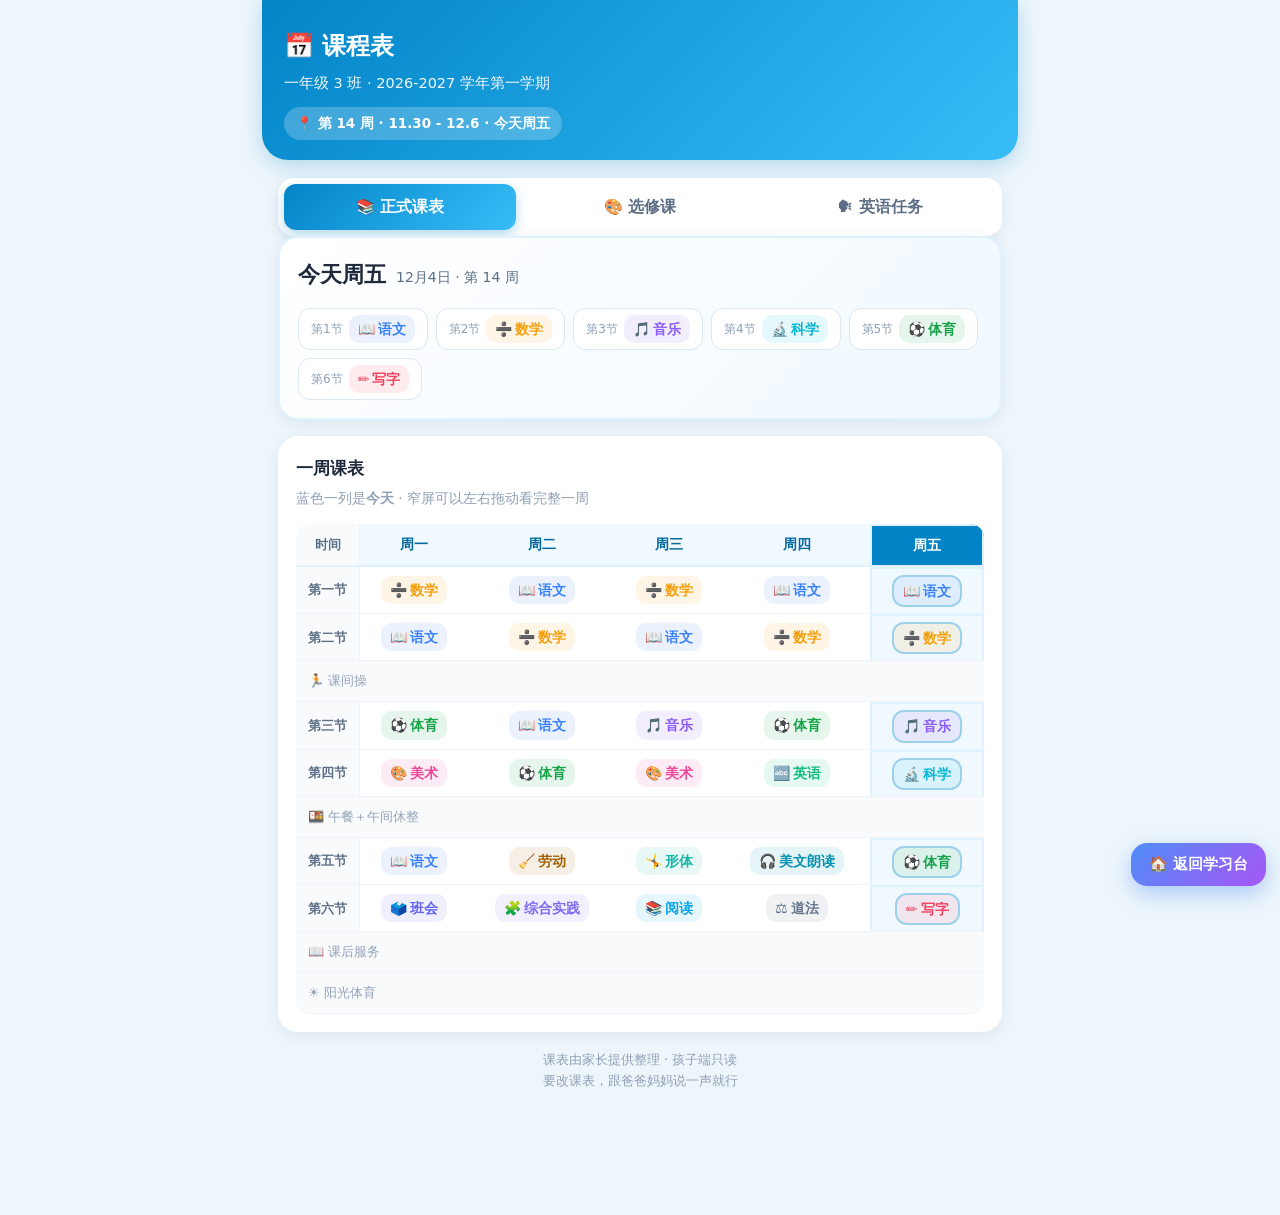
<file: modules/timetable-1/index.html>
<!DOCTYPE html>
<html lang="zh-CN">
<head>
<meta charset="utf-8">
<meta name="viewport" content="width=device-width,initial-scale=1,viewport-fit=cover">
<meta name="theme-color" content="#0284c7">
<title>课程表</title>
<!--
  ==========================================================================
  课程表 —— 一年级3班 · 2026-2027学年第一学期
  --------------------------------------------------------------------------
  ★ 三层脚本（顺序不能变）：
      catalog.js  → 注册表
      core.js     → 数据层 + 同步事件层。**刻意加载**：英语任务打勾要能 emit()，
                    否则勾只留在本机，家长端和多端都看不见。
      xyb-sdk.js  → 进度上报 + 返回学习台
      schedule.js → 静态课表清单（跟代码走，孩子端只读）

  ★ 三个标签页：
      正式课表  每周固定，自动高亮"今天"那一列
      选修课    按教学周轮换（两周一轮），自动定位当前周 + 下周预告
      英语任务  学而思英语每周循环，可打勾，打勾记录按周隔离并同步

  ★ 课表数据是**静态清单**（schedule.js），家长端不提供编辑 ——
    学校课表不会被孩子误改；要改跟我说，我改文件后重新部署。
  ==========================================================================
-->
<link rel="stylesheet" href="../../assets/app.css">
<style>
  :root{
    --sky:#0284c7;--sky-d:#0369a1;--sky-l:#e0f2fe;--sky-xl:#f0f9ff;
    --coral:#ef4444;--coral-l:#fee2e2;--amber:#f59e0b;--amber-l:#fef3c7;
    --grass:#16a34a;--grass-l:#dcfce7;
    --line:#dbe7f3;--r:20px;--sh:0 3px 14px rgba(35,70,120,.09);
  }
  *{box-sizing:border-box}
  body{
    margin:0;background:#eef6fb;color:#1e293b;
    font-family:"PingFang SC","Microsoft YaHei",system-ui,sans-serif;
    font-size:17px;line-height:1.7;padding:0 16px 110px;-webkit-font-smoothing:antialiased;
  }
  .wrap{max-width:760px;margin:0 auto}
  header{
    background:linear-gradient(135deg,#0284c7,#38bdf8);color:#fff;
    margin:0 -16px 18px;padding:26px 22px 20px;border-radius:0 0 26px 26px;
    box-shadow:0 6px 22px rgba(2,132,199,.26);
  }
  header h1{margin:0 0 4px;font-size:24px;display:flex;align-items:center;gap:8px}
  header p{margin:0;font-size:14.5px;opacity:.94}
  .wkbadge{
    display:inline-flex;align-items:center;gap:6px;margin-top:12px;padding:5px 12px;
    border-radius:999px;background:rgba(255,255,255,.22);font-size:13.5px;font-weight:700;
  }

  /* 标签页 */
  .tabs{display:flex;gap:8px;margin:0 0 16px;background:#fff;padding:6px;border-radius:16px;box-shadow:var(--sh)}
  .tabs button{
    flex:1;min-height:46px;border:0;border-radius:12px;background:transparent;cursor:pointer;
    font-family:inherit;font-size:15.5px;font-weight:700;color:#5c6e85;transition:.15s;
  }
  .tabs button.on{background:linear-gradient(135deg,#0284c7,#38bdf8);color:#fff;box-shadow:0 4px 12px rgba(2,132,199,.3)}

  .card{background:#fff;border-radius:var(--r);box-shadow:var(--sh);padding:18px;margin-bottom:16px}
  .card h3{margin:0 0 4px;font-size:17px}
  .card .sub{font-size:13.5px;color:#8fa0b6;margin:0 0 14px}

  /* 今天 */
  .today{background:linear-gradient(135deg,#fff,#f0f9ff);border:2px solid var(--sky-l)}
  .today .dt{display:flex;align-items:baseline;gap:10px;flex-wrap:wrap}
  .today .dt b{font-size:22px}
  .today .dt span{font-size:14px;color:#5c6e85}
  .today .cls{display:flex;flex-wrap:wrap;gap:8px;margin-top:14px}
  .chipc{
    display:inline-flex;align-items:center;gap:6px;padding:6px 12px;border-radius:12px;
    font-size:15px;font-weight:700;background:#fff;border:1.5px solid var(--line);
  }
  .chipc .n{font-size:12px;font-weight:400;color:#8fa0b6}

  /* 课表格 */
  .tw{overflow-x:auto;-webkit-overflow-scrolling:touch;border-radius:14px}
  table.tt{border-collapse:separate;border-spacing:0;width:100%;min-width:640px;font-size:14.5px}
  table.tt th,table.tt td{padding:8px 6px;text-align:center;border-bottom:1px solid #eef3f9}
  table.tt thead th{
    background:var(--sky-xl);color:var(--sky-d);font-size:13.5px;font-weight:700;
    border-bottom:2px solid var(--sky-l);
  }
  table.tt thead th.today{background:var(--sky);color:#fff}
  table.tt th.tl{
    width:64px;background:#f8fafc;color:#5c6e85;font-size:12.5px;font-weight:700;
    border-right:1px solid #eef3f9;
  }
  table.tt td.today{background:var(--sky-xl)}
  table.tt tr.part td{
    background:#f1f5f9;color:#475569;font-size:13px;font-weight:700;text-align:left;
    padding:7px 12px;letter-spacing:1px;
  }
  table.tt tr.band td{
    background:#f8fafc;color:#94a3b8;font-size:13px;padding:9px 12px;text-align:left;
  }
  .subj{
    display:inline-block;min-width:52px;padding:5px 9px;border-radius:10px;
    font-size:14px;font-weight:700;line-height:1.3;
  }
  .subj .e{margin-right:3px}
  td.today .subj{box-shadow:0 0 0 2px rgba(2,132,199,.35)}

  /* 选修课 */
  .ecur{border:2px solid var(--sky);background:linear-gradient(135deg,#fff,#f0f9ff)}
  .ecur .tagline{display:flex;align-items:center;gap:8px;flex-wrap:wrap;margin-bottom:12px}
  .pill{
    display:inline-flex;align-items:center;gap:4px;font-size:12.5px;font-weight:700;
    padding:3px 10px;border-radius:999px;background:var(--sky);color:#fff;
  }
  .pill.gh{background:#eef2f7;color:#475569}
  .pill.ok{background:var(--grass-l);color:#15803d}
  .egrid{display:grid;grid-template-columns:repeat(4,1fr);gap:10px}
  @media (max-width:560px){.egrid{grid-template-columns:repeat(2,1fr)}}
  .ecell{
    background:#fff;border:1.5px solid var(--line);border-radius:14px;padding:12px 8px;text-align:center;
  }
  .ecell .d{font-size:12px;color:#8fa0b6;margin-bottom:4px}
  .ecell .n{font-size:15px;font-weight:700;line-height:1.35}
  .elist{display:grid;gap:10px}
  .erow{
    display:flex;align-items:center;gap:10px;background:#fff;border:1.5px solid var(--line);
    border-radius:14px;padding:11px 13px;
  }
  .erow.on{border-color:var(--sky);background:var(--sky-xl);box-shadow:0 0 0 3px rgba(2,132,199,.12)}
  .erow .w{flex:0 0 86px;font-size:13px;font-weight:700;color:#475569}
  .erow.on .w{color:var(--sky-d)}
  .erow .c{flex:1;font-size:13.5px;color:#5c6e85;line-height:1.5}
  .erow .c b{color:#1e293b;font-weight:700}

  /* 英语任务 */
  .prog{display:flex;align-items:center;gap:12px;margin-bottom:4px}
  .prog .bar{flex:1;height:10px;background:#e8eef6;border-radius:6px;overflow:hidden}
  .prog .bar i{display:block;height:100%;width:0;background:linear-gradient(90deg,#0284c7,#38bdf8);border-radius:6px;transition:width .4s}
  .prog b{font-size:15px;color:var(--sky-d);white-space:nowrap}
  .dgroup{margin-bottom:14px}
  .dhead{display:flex;align-items:center;gap:8px;margin:0 0 8px;font-size:15.5px;font-weight:700;color:#334155}
  .dhead .cnt{font-size:12.5px;font-weight:400;color:#8fa0b6}
  .task{
    display:flex;gap:11px;align-items:flex-start;background:#fff;border:1.5px solid var(--line);
    border-radius:16px;padding:13px 14px;margin-bottom:9px;text-align:left;width:100%;
    font-family:inherit;font-size:15px;color:inherit;cursor:pointer;transition:.15s;
  }
  .task:active{transform:scale(.99)}
  .task .ck{
    flex:0 0 30px;height:30px;border-radius:50%;border:2px solid #cbd5e1;background:#fff;
    display:flex;align-items:center;justify-content:center;font-size:16px;color:#fff;margin-top:2px;
  }
  .task.done{border-color:var(--grass);background:#f0fdf4}
  .task.done .ck{background:var(--grass);border-color:var(--grass)}
  .task .bd{flex:1;min-width:0}
  .task .nm{font-weight:700;line-height:1.4}
  .task.done .nm{color:#15803d}
  .task .mt{display:flex;gap:6px;flex-wrap:wrap;margin:5px 0 0}
  .task .via{font-size:13px;color:#5c6e85;margin-top:5px;line-height:1.55}
  .tp{font-size:11.5px;font-weight:700;padding:2px 8px;border-radius:7px}
  .tp.must{background:var(--coral-l);color:#b91c1c}
  .tp.pick{background:var(--amber-l);color:#b45309}
  .tp.more{background:var(--sky-l);color:#0369a1}
  .tm{font-size:12px;color:#8fa0b6}
  .alldone{
    text-align:center;background:linear-gradient(135deg,#f0fdf4,#dcfce7);
    border:2px solid #86efac;border-radius:var(--r);padding:18px;margin-bottom:14px;
  }
  .alldone .big{font-size:40px}
  .alldone b{display:block;font-size:18px;color:#15803d;margin-top:4px}
  .alldone p{margin:4px 0 0;font-size:14px;color:#4d7c0f}
  .empty{background:#fff;border-radius:var(--r);box-shadow:var(--sh);padding:30px 20px;text-align:center}
  .empty .big{font-size:46px}
  .empty p{color:#5c6e85;margin:8px 0 0;font-size:15px}
  .btn{
    min-height:48px;padding:12px 22px;border-radius:15px;border:0;cursor:pointer;
    font-size:16px;font-weight:700;font-family:inherit;
    background:linear-gradient(135deg,#0284c7,#38bdf8);color:#fff;
    box-shadow:0 6px 18px rgba(2,132,199,.32);
  }
  .foot{font-size:13px;color:#8fa0b6;text-align:center;margin-top:18px;line-height:1.6}
</style>
</head>
<body>
<div class="wrap">
  <header>
    <h1>📅 课程表</h1>
    <p id="hdSub">一年级 3 班 · 2026-2027 学年第一学期</p>
    <div class="wkbadge" id="hdWeek">📍 正在算今天是第几周…</div>
  </header>

  <div class="tabs" id="tabs">
    <button class="on" data-tab="main">📚 正式课表</button>
    <button data-tab="ele">🎨 选修课</button>
    <button data-tab="eng">🗣 英语任务</button>
  </div>

  <!-- ============ 标签一：正式课表 ============ -->
  <div id="pane-main">
    <div class="card today" id="todayCard"></div>
    <div class="card">
      <h3>一周课表</h3>
      <p class="sub">蓝色一列是<b>今天</b> · 窄屏可以左右拖动看完整一周</p>
      <div class="tw"><table class="tt" id="ttMain"></table></div>
    </div>
  </div>

  <!-- ============ 标签二：选修课 ============ -->
  <div id="pane-ele" style="display:none">
    <div id="eleCur"></div>
    <div class="card">
      <h3>整个学期的选修课</h3>
      <p class="sub">两周一轮 · 蓝色是现在这一轮</p>
      <div class="elist" id="eleAll"></div>
    </div>
  </div>

  <!-- ============ 标签三：英语任务 ============ -->
  <div id="pane-eng" style="display:none">
    <div class="card" id="engHead"></div>
    <div id="engBody"></div>
    <div class="card" id="engFoot" style="background:#fffbeb;border:1.5px solid #fde68a"></div>
  </div>

  <div class="empty" id="empty" style="display:none">
    <div class="big">😵</div>
    <h3>课程表没读上来</h3>
    <p>数据文件缺失或损坏，跟我说一声，我重新部署。</p>
    <div style="margin-top:18px"><button class="btn" onclick="XYB.exit()">返回学习台</button></div>
  </div>

  <p class="foot">课表由家长提供整理 · 孩子端只读<br>要改课表，跟爸爸妈妈说一声就行</p>
</div>

<!-- 三层脚本：注册表 → 数据层 → SDK → 静态清单（顺序固定） -->
<script src="../../assets/catalog.js"></script>
<script src="../../assets/core.js"></script>
<script src="../../assets/xyb-sdk.js" data-module-id="timetable-1" data-back="1"></script>
<script src="schedule.js"></script>
<script>
/* ==========================================================================
   孩子端渲染。数据两个来源：
     XYB_SCHEDULE（schedule.js）  静态课表，只读
     XYBApp.timetable             英语任务打勾状态（localStorage + 同步事件）
   本文件只负责"显示 + 点了打勾"。
   ========================================================================== */
(function () {
  'use strict';

  var A = window.XYBApp;
  var S = window.XYB_SCHEDULE;

  var DAYS = (S && S.days) || ['周一', '周二', '周三', '周四', '周五'];
  var DAY_FULL = ['周一', '周二', '周三', '周四', '周五', '周六', '周日'];
  var TERM = (S && S.term) || {};
  var ENG = (S && S.english) || { groups: [] };

  function esc(s) {
    return String(s == null ? '' : s).replace(/[&<>"']/g, function (c) {
      return { '&': '&amp;', '<': '&lt;', '>': '&gt;', '"': '&quot;', "'": '&#39;' }[c];
    });
  }

  /* 学科 → 颜色/图标。清单里没有的科目给中性灰，绝不崩 */
  function subMeta(name) {
    var list = (S && S.subjects) || [];
    for (var i = 0; i < list.length; i++) if (list[i].name === name) return list[i];
    return { name: name, emoji: '📗', color: '#64748b' };
  }
  function subjChip(name) {
    var m = subMeta(name);
    return '<span class="subj" style="background:' + m.color + '1a;color:' + m.color + '">' +
      '<span class="e">' + m.emoji + '</span>' + esc(name) + '</span>';
  }

  /* ---------------- 日期与教学周 ---------------- */
  function mondayOf(d) {
    var t = new Date(d);
    t.setHours(0, 0, 0, 0);
    t.setDate(t.getDate() - ((t.getDay() + 6) % 7));
    return t;
  }
  function addDays(d, n) { var t = new Date(d); t.setDate(t.getDate() + n); return t; }
  function md(d) { return (d.getMonth() + 1) + '.' + d.getDate(); }
  function fullDate(d) { return (d.getMonth() + 1) + '月' + d.getDate() + '日'; }
  function iso(d) {
    var m = d.getMonth() + 1, day = d.getDate();
    return d.getFullYear() + '-' + (m < 10 ? '0' + m : m) + '-' + (day < 10 ? '0' + day : day);
  }

  var TERM_START = new Date((TERM.startDate || '2026-08-31') + 'T00:00:00');
  if (isNaN(TERM_START.getTime())) TERM_START = new Date(2026, 7, 31);
  /* 学期最后一天。第 18 周的周五其实是 1.1（元旦，不上课）——
     不钳制的话页面会显示"12.28 - 1.1"，与课表上印的"12.28-12.31"不符。 */
  var TERM_END = new Date((TERM.endDate || '2026-12-31') + 'T00:00:00');
  if (isNaN(TERM_END.getTime())) TERM_END = new Date(2026, 11, 31);

  /* 某一周的周五（不超过学期最后一天） */
  function fridayOf(mon) {
    var f = addDays(mon, 4);
    return (f > TERM_END) ? TERM_END : f;
  }

  /* 今天信息。dow: 0=周一 … 4=周五；周末为 -1（课表只排周一到周五） */
  function todayInfo() {
    var now = new Date();
    var dow = (now.getDay() + 6) % 7;
    var mon = mondayOf(now);
    var days = Math.round((mon - mondayOf(TERM_START)) / 86400000);
    var week = Math.floor(days / 7) + 1;
    return {
      now: now, dow: dow, isWeekend: dow > 4, monday: mon,
      week: week, weekKey: iso(mon),
      weekRange: md(mon) + ' - ' + md(addDays(mon, 6)),
      weekday: DAY_FULL[dow] || '今天'
    };
  }
  function electiveOf(week) {
    var list = (S && S.electives) || [];
    for (var i = 0; i < list.length; i++) {
      if (week >= list[i].from && week <= list[i].to) return { item: list[i], i: i };
    }
    return null;
  }

  /* 今天的信息。boot() 每次都会重算（跨天/从后台回来时要跟着变） */
  var T = todayInfo();

  /* ======================================================================
     标签一：正式课表
     ====================================================================== */
  function renderTodayCard() {
    var box = document.getElementById('todayCard');
    if (T.isWeekend) {
      box.innerHTML =
        '<div class="dt"><b>🎉 今天是' + esc(T.weekday) + '</b>' +
        '<span>' + esc(fullDate(T.now)) + ' · 第 ' + T.week + ' 周</span></div>' +
        '<div class="cls"><span class="chipc" style="border-color:#bbf7d0;background:#f0fdf4;color:#15803d">' +
        '周末不用上学，好好休息～</span></div>';
      return;
    }
    var idx = 0;
    var cells = (S.slots || []).filter(function (s) { return s.cells; })
      .map(function (s) {
        idx++;
        return '<span class="chipc"><span class="n">第' + idx + '节</span>' +
          subjChip(s.cells[T.dow]) + '</span>';
      }).join('');
    box.innerHTML =
      '<div class="dt"><b>今天' + esc(T.weekday) + '</b>' +
      '<span>' + esc(fullDate(T.now)) + ' · 第 ' + T.week + ' 周</span></div>' +
      '<div class="cls">' + cells + '</div>';
  }

  function bandIcon(name) {
    if (name.indexOf('课间操') > -1) return '🏃 ';
    if (name.indexOf('午餐') > -1) return '🍱 ';
    if (name.indexOf('课后服务') > -1) return '📖 ';
    if (name.indexOf('阳光体育') > -1) return '☀️ ';
    return '· ';
  }

  function renderMainTable() {
    var t = document.getElementById('ttMain');
    var head = '<thead><tr><th class="tl">时间</th>' + DAYS.map(function (d, i) {
      return '<th data-d="' + i + '"' + (i === T.dow && !T.isWeekend ? ' class="today"' : '') +
        '>' + esc(d) + '</th>';
    }).join('') + '</tr></thead>';

    var rows = (S.slots || []).map(function (s) {
      if (s.span) {
        return '<tr class="band"><td colspan="6">' + bandIcon(s.span) + esc(s.span) + '</td></tr>';
      }
      var tds = s.cells.map(function (c, i) {
        return '<td data-d="' + i + '"' + (i === T.dow && !T.isWeekend ? ' class="today"' : '') +
          '>' + subjChip(c) + '</td>';
      }).join('');
      return '<tr><th class="tl">' + esc(s.name || '') + '</th>' + tds + '</tr>';
    }).join('');

    t.innerHTML = head + '<tbody>' + rows + '</tbody>';
  }

  /* ======================================================================
     标签二：选修课（按周轮换）
     ====================================================================== */
  function renderElective() {
    var cur = document.getElementById('eleCur');
    var all = document.getElementById('eleAll');
    var hit = electiveOf(T.week);

    if (!hit) {
      var why = T.week < 4
        ? '选修课从第 4 周才开始，现在是第 ' + T.week + ' 周，先歇着～'
        : (T.week > (TERM.totalWeeks || 18)
            ? '本学期（第 ' + (TERM.totalWeeks || 18) + ' 周）已经结束啦，下学期见！'
            : '这一周没有选修课安排。');
      cur.innerHTML = '<div class="card"><h3>🎨 选修课</h3><p class="sub">' + esc(why) + '</p></div>';
    } else {
      var g = hit.item;
      var mon = addDays(TERM_START, (g.from - 1) * 7);
      var cells = g.cells.map(function (c, i) {
        return '<div class="ecell"><div class="d">' + esc(DAYS[i]) + '</div>' +
          '<div class="n">' + subjChip(c) + '</div></div>';
      }).join('');
      cur.innerHTML =
        '<div class="card ecur">' +
        '<div class="tagline"><span class="pill">🎯 本周选修</span>' +
        '<b style="font-size:16px">第 ' + T.week + ' 周</b>' +
        '<span class="pill gh">' + esc(md(mon)) + ' - ' + esc(md(fridayOf(mon))) + '</span>' +
        '<span class="pill ok">' + esc(g.label) + '</span></div>' +
        '<div class="egrid">' + cells + '</div>' +
        nextWeekLine(hit) +
        '</div>';
    }

    var rows = (S.electives || []).map(function (g) {
      var mon = addDays(TERM_START, (g.from - 1) * 7);
      var on = !!hit && hit.item === g;
      var cs = g.cells.map(function (c) { return '<b>' + esc(c) + '</b>'; }).join(' · ');
      return '<div class="erow' + (on ? ' on' : '') + '">' +
        '<div class="w">第' + g.from + (g.to > g.from ? '-' + g.to : '') + '周' +
        (on ? '<br><span style="color:var(--sky)">◀ 现在</span>' : '') + '</div>' +
        '<div class="c"><b>' + esc(g.label) + '</b><br>' + cs +
        '<br><span style="color:#a3b3c7;font-size:12px">' + esc(md(mon)) + ' - ' +
        esc(md(fridayOf(mon))) + '</span></div>' +
        '</div>';
    }).join('');
    all.innerHTML = rows || '<p class="sub">这学期没有选修课安排。</p>';
  }
  function nextWeekLine(hit) {
    var nx = electiveOf(T.week + 1);
    if (!nx || nx.item === hit.item) return '';
    var mon = addDays(TERM_START, (nx.item.from - 1) * 7);
    return '<p class="sub" style="margin:12px 0 0">👉 下周（第 ' + (T.week + 1) + ' 周，' +
      esc(md(mon)) + ' 起）换成<b>' + esc(nx.item.label) + '</b></p>';
  }

  /* ======================================================================
     标签三：学而思英语任务（可打勾，按周隔离）
     ====================================================================== */
  var ENG_TOTAL = 0;
  ENG.groups.forEach(function (g) { ENG_TOTAL += (g.tasks || []).length; });

  function engDoneMap() {
    try { return A.timetable.done(T.weekKey) || {}; } catch (e) { return {}; }
  }

  function renderEnglish() {
    var dm = engDoneMap();
    var done = 0;
    Object.keys(dm).forEach(function (k) { if (dm[k]) done++; });

    document.getElementById('engHead').innerHTML =
      '<h3>🗣 学而思英语 · 本周任务</h3>' +
      '<p class="sub">' + esc(T.weekRange) + '（周一到周日）· 下周自动重新开始</p>' +
      '<div class="prog"><b>' + done + ' / ' + ENG_TOTAL + '</b>' +
      '<div class="bar"><i style="width:' + (ENG_TOTAL ? Math.round(done / ENG_TOTAL * 100) : 0) +
      '%"></i></div></div>';

    var html = '';
    if (ENG_TOTAL && done === ENG_TOTAL) {
      html += '<div class="alldone"><div class="big">🏆</div>' +
        '<b>本周全部完成！</b><p>记得让爸妈看看，去领多多币奖励～</p></div>';
    }
    ENG.groups.forEach(function (g) {
      var gd = 0;
      (g.tasks || []).forEach(function (tk) { if (dm[tk.id]) gd++; });
      html += '<div class="dgroup"><div class="dhead"><span>' + esc(g.icon || '📌') + '</span>' +
        esc(g.day) + '<span class="cnt">' + gd + ' / ' + (g.tasks || []).length + '</span></div>';
      (g.tasks || []).forEach(function (tk) {
        var on = !!dm[tk.id];
        var tp = tk.type === '必做' ? 'must' : (tk.type === '选做' ? 'pick' : 'more');
        html += '<button class="task' + (on ? ' done' : '') + '" data-task="' + esc(tk.id) +
          '" aria-pressed="' + (on ? 'true' : 'false') + '">' +
          '<span class="ck">' + (on ? '✓' : '') + '</span>' +
          '<span class="bd"><span class="nm">' + esc(tk.name) + '</span>' +
          '<span class="mt"><span class="tp ' + tp + '">' + esc(tk.type) + '</span>' +
          (tk.time ? '<span class="tm">⏰ ' + esc(tk.time) + '</span>' : '') + '</span>' +
          (tk.via ? '<span class="via">📍 ' + esc(tk.via) + '</span>' : '') +
          '</span></button>';
      });
      html += '</div>';
    });
    document.getElementById('engBody').innerHTML = html;

    document.getElementById('engFoot').innerHTML =
      '<div style="display:flex;gap:10px;align-items:flex-start">' +
      '<span style="font-size:22px">💎</span>' +
      '<div style="font-size:14.5px;color:#92400e"><b>' + esc(ENG.reward || '') + '</b></div></div>';

    /* 完成度上报给工作台（家长端能看到这个模块的百分比） */
    try { XYB.progress(done, ENG_TOTAL); } catch (e) {}
  }

  /* 打勾：先改本地（界面不卡），事件排队等同步 */
  document.getElementById('engBody').addEventListener('click', function (e) {
    var b = e.target.closest('.task');
    if (!b) return;
    var id = b.getAttribute('data-task');
    if (!id) return;
    var on = !b.classList.contains('done');
    try { A.timetable.toggle(T.weekKey, id, on); } catch (err) { /* 记不上也要有勾选反馈 */ }
    b.classList.toggle('done', on);
    b.setAttribute('aria-pressed', on ? 'true' : 'false');
    b.querySelector('.ck').textContent = on ? '✓' : '';
    renderEnglish();
  });

  /* ======================================================================
     标签切换 + 启动
     ====================================================================== */
  var panes = { main: 'pane-main', ele: 'pane-ele', eng: 'pane-eng' };
  document.getElementById('tabs').addEventListener('click', function (e) {
    var b = e.target.closest('button');
    if (!b) return;
    var k = b.getAttribute('data-tab');
    if (!k || !panes[k]) return;
    Array.prototype.forEach.call(this.querySelectorAll('button'), function (x) {
      x.classList.toggle('on', x === b);
    });
    Object.keys(panes).forEach(function (p) {
      document.getElementById(panes[p]).style.display = (p === k) ? '' : 'none';
    });
    if (k === 'eng') renderEnglish();
  });

  function boot() {
    T = todayInfo();               /* 重算：跨天、从后台回来都要跟着变 */
    if (!S || !S.slots) {
      document.getElementById('empty').style.display = 'block';
      document.getElementById('pane-main').style.display = 'none';
      document.getElementById('tabs').style.display = 'none';
      return;
    }
    document.getElementById('hdSub').textContent =
      (S.className || '') + ' · ' + (TERM.name || '');
    document.getElementById('hdWeek').textContent =
      '📍 第 ' + T.week + ' 周 · ' + T.weekRange + (T.isWeekend ? ' · 周末' : ' · 今天' + T.weekday);

    renderTodayCard();
    renderMainTable();
    renderElective();
    renderEnglish();
  }

  boot();

  /* 从家长端/别的页面回来时刷新（周末切到工作日、跨周等） */
  window.addEventListener('pageshow', function () { boot(); });
  document.addEventListener('visibilitychange', function () {
    if (document.visibilityState === 'visible') boot();
  });
})();
</script>
</body>
</html>
</file>
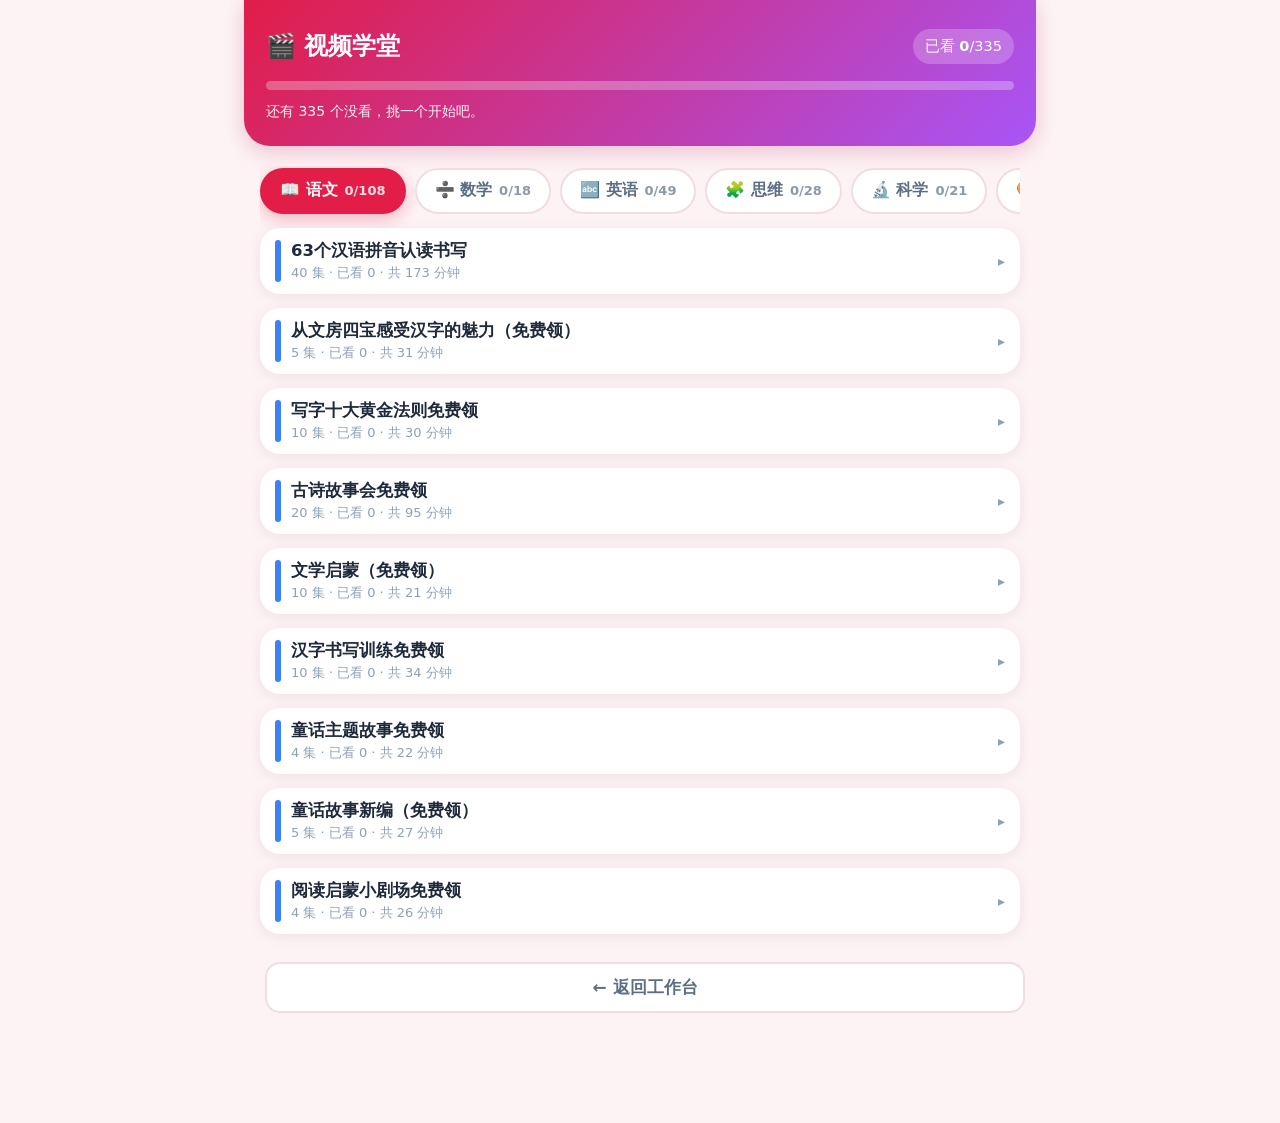
<file: modules/video-1/index.html>
<!DOCTYPE html>
<html lang="zh-CN">
<head>
<meta charset="utf-8">
<meta name="viewport" content="width=device-width,initial-scale=1,viewport-fit=cover">
<meta name="theme-color" content="#e11d48">
<title>视频学堂</title>
<!--
  ==========================================================================
  视频学堂 —— 按学科分类的学习视频库（学科 → 系列 → 集）
  --------------------------------------------------------------------------
  ★ 清单不是写在这里的，而是由脚本生成：modules/video-1/videos.js
      加视频：python _build/add_video.py "文件" --subject 语文 --upload
              （或手动放 videos/<学科>/<系列>/NN-集.mp4 再跑 build_video_index.py）
  ★ 为什么清单要预生成：纯静态页面列不了目录 —— file:// 下没有目录 API，
      nginx 不开 autoindex 也拿不到文件列表。
  ★ 两级结构：一个学科下可能有很多"系列"（语文就有 9 个系列 108 集），
      平铺成一长条没法用，所以系列默认折叠，点开才展开该系列的集。
  ★ 刻意不加 data-back="1"：SDK 的 finish() 在带 back 标记时会在 1.2 秒后
      自动跳回工作台，而"看完第 1 个视频"不该把人弹走。返回入口本页自己做。
  ==========================================================================
-->
<style>
  :root{
    --bg:#fdf3f5;--card:#fff;--ink:#1e293b;--ink2:#5c6e85;--ink3:#8fa0b6;
    --brand:#e11d48;--brand-d:#9f1239;--brand-l:#ffe4e9;--brand-xl:#fff5f7;
    --grass:#10b981;--grass-l:#d1fae5;--amber:#f59e0b;--amber-l:#fef3c7;
    --coral:#ef4444;--line:#f0dde2;--r:20px;--sh:0 3px 14px rgba(120,35,60,.09);
  }
  *{box-sizing:border-box}
  body{
    margin:0;background:var(--bg);color:var(--ink);
    font-family:"PingFang SC","Microsoft YaHei",system-ui,sans-serif;
    font-size:17px;line-height:1.7;padding:0 16px 110px;
    -webkit-font-smoothing:antialiased;
  }
  .wrap{max-width:760px;margin:0 auto}
  header{
    background:linear-gradient(135deg,#e11d48,#a855f7);color:#fff;
    margin:0 -16px 20px;padding:26px 22px 22px;border-radius:0 0 26px 26px;
    box-shadow:0 6px 22px rgba(180,40,90,.24);
  }
  .hd{display:flex;align-items:center;justify-content:space-between;gap:12px}
  header h1{margin:0;font-size:24px}
  .score{font-size:14.5px;background:rgba(255,255,255,.22);padding:5px 12px;border-radius:999px;white-space:nowrap}
  .bar{height:9px;background:rgba(255,255,255,.28);border-radius:5px;margin-top:14px;overflow:hidden}
  .bar i{display:block;height:100%;background:#fff;border-radius:5px;width:0;transition:width .45s}
  .sub{margin:10px 0 0;font-size:14px;opacity:.93}

  /* ---------- 学科分类 ---------- */
  .tabs{display:flex;gap:9px;overflow-x:auto;padding:2px 0 14px;-webkit-overflow-scrolling:touch;scrollbar-width:none}
  .tabs::-webkit-scrollbar{display:none}
  .tab{
    flex:0 0 auto;min-height:46px;padding:0 18px;border-radius:999px;border:2px solid var(--line);
    background:#fff;color:var(--ink2);font-size:16px;font-weight:700;font-family:inherit;
    cursor:pointer;transition:.18s;display:flex;align-items:center;gap:7px;white-space:nowrap;
  }
  .tab .n{font-size:13px;opacity:.7;font-weight:600}
  .tab.on{background:var(--brand);border-color:var(--brand);color:#fff;box-shadow:0 5px 16px rgba(225,29,72,.3)}
  .tab.on .n{opacity:.85}

  /* ---------- 系列（可折叠） ---------- */
  .list{display:grid;gap:14px}
  .series{background:var(--card);border-radius:var(--r);box-shadow:var(--sh);overflow:hidden}
  .shead{
    display:flex;align-items:center;gap:10px;width:100%;min-height:62px;padding:12px 15px;
    border:0;background:transparent;font-family:inherit;color:inherit;cursor:pointer;text-align:left;
  }
  .shead .edge{width:6px;align-self:stretch;border-radius:4px;flex:0 0 6px}
  .shead .stx{flex:1;min-width:0}
  .shead .sname{display:block;font-size:16.5px;font-weight:700;overflow:hidden;text-overflow:ellipsis;white-space:nowrap}
  .shead .smeta{display:block;font-size:13px;color:var(--ink3);margin-top:2px}
  .shead .arw{font-size:14px;color:var(--ink3);flex:0 0 auto;transition:transform .18s}
  .series.open .shead .arw{transform:rotate(90deg)}
  .sbody{display:none;padding:0 12px 12px}
  .series.open .sbody{display:grid;gap:10px}

  /* ---------- 视频卡片 ---------- */
  .vcard{
    display:flex;align-items:stretch;background:#fff;border-radius:15px;
    border:1.5px solid var(--line);overflow:hidden;cursor:pointer;padding:0;
    text-align:left;font-family:inherit;color:inherit;transition:.15s;width:100%;
  }
  .vcard:active{transform:scale(.994)}
  .vcard .thumb{
    flex:0 0 96px;height:70px;background:linear-gradient(135deg,#ffe4e9,#f3e8ff);
    display:flex;align-items:center;justify-content:center;font-size:28px;position:relative;
  }
  .vcard .thumb .dur{
    position:absolute;right:4px;bottom:4px;background:rgba(0,0,0,.62);color:#fff;
    font-size:11.5px;padding:0 6px;border-radius:6px;font-weight:600;
  }
  .vcard .body{padding:9px 12px;flex:1;min-width:0;display:flex;flex-direction:column;justify-content:center}
  .vcard .t{font-size:15.5px;font-weight:700;margin:0;overflow:hidden;text-overflow:ellipsis;white-space:nowrap}
  .vcard .d{font-size:13px;color:var(--ink3);margin:2px 0 0;overflow:hidden;text-overflow:ellipsis;white-space:nowrap}
  .vcard .st{font-size:12px;font-weight:700;padding:1px 8px;border-radius:999px;white-space:nowrap;align-self:flex-start;margin-top:3px;display:inline-block}
  .st.done{background:var(--grass-l);color:#047857}
  .st.todo{background:var(--brand-l);color:var(--brand-d)}
  .st.bad{background:#fee2e2;color:#b91c1c}
  .vcard.watched .thumb::after{
    content:'✓';position:absolute;left:5px;top:4px;width:21px;height:21px;border-radius:50%;
    background:var(--grass);color:#fff;font-size:13px;display:flex;align-items:center;justify-content:center;font-weight:800;
  }
  .resume{display:inline-block;font-size:11.5px;color:var(--brand-d);background:var(--brand-l);border-radius:6px;padding:0 6px;margin-top:3px;font-weight:600}

  .empty{background:var(--card);border-radius:var(--r);box-shadow:var(--sh);padding:30px 22px;text-align:center}
  .empty .big{font-size:46px;margin-bottom:8px}
  .empty h3{margin:0 0 8px;font-size:19px}
  .empty p{margin:0 0 8px;color:var(--ink2);font-size:15px}
  .empty code{background:#f1f5f9;padding:2px 7px;border-radius:6px;font-size:13.5px;color:#334155}
  .btn{
    min-height:50px;padding:12px 24px;border-radius:15px;border:0;cursor:pointer;
    font-size:17px;font-weight:700;font-family:inherit;background:var(--brand);color:#fff;
    box-shadow:0 6px 18px rgba(225,29,72,.3);margin:6px 5px 0;
  }
  .btn.ghost{background:#fff;color:var(--ink2);border:2px solid var(--line);box-shadow:none}

  /* ---------- 播放层 ---------- */
  .player{
    position:fixed;inset:0;background:#0b1020;z-index:60;display:flex;flex-direction:column;
    padding:calc(env(safe-area-inset-top,0px) + 10px) 12px calc(env(safe-area-inset-bottom,0px) + 14px);
  }
  .player.hide{display:none}
  .pbar{display:flex;align-items:center;gap:12px;margin-bottom:10px;color:#fff}
  .pbar button{
    background:rgba(255,255,255,.14);color:#fff;border:0;border-radius:12px;
    min-height:42px;padding:0 15px;font-size:15.5px;font-weight:700;font-family:inherit;cursor:pointer;
  }
  .pbar .pt{font-size:15.5px;font-weight:700;overflow:hidden;text-overflow:ellipsis;white-space:nowrap;flex:1;min-width:0}
  video{width:100%;max-height:64vh;background:#000;border-radius:14px;display:block}
  .pwrap{max-width:900px;margin:0 auto;width:100%}
  .pinfo{margin-top:12px;color:#cbd5e1;font-size:14.5px;line-height:1.9}
  .ptip{
    margin-top:12px;background:rgba(239,68,68,.16);border:1px solid rgba(239,68,68,.5);
    color:#fecaca;border-radius:12px;padding:12px 14px;font-size:14.5px;display:none;line-height:1.85;
  }
  .ptip.on{display:block}
  .ptip b{color:#fff}
  .ptip .acts{margin-top:9px}
  .ptip button{
    background:rgba(255,255,255,.15);color:#fff;border:0;border-radius:10px;
    min-height:40px;padding:0 14px;font-size:14.5px;font-weight:700;font-family:inherit;cursor:pointer;margin-right:8px;
  }
  .pbuf{margin-top:10px;color:#94a3b8;font-size:14px;display:none}
  .pbuf.on{display:block}
  .pwrap .done-tag{
    display:none;margin-top:12px;background:rgba(16,185,129,.16);border:1px solid rgba(16,185,129,.5);
    color:#a7f3d0;border-radius:12px;padding:11px 14px;font-size:15px;font-weight:700;
  }
  .pwrap .done-tag.on{display:block}
  .hide{display:none !important}
</style>
</head>
<body>
<div class="wrap">
  <header>
    <div class="hd">
      <h1>🎬 视频学堂</h1>
      <span class="score">已看 <b id="seenCnt">0</b>/<span id="allCnt">0</span></span>
    </div>
    <div class="bar"><i id="bar"></i></div>
    <p class="sub" id="subline">按学科挑一个，看完就自动算学会啦。</p>
  </header>

  <div class="tabs" id="tabs"></div>
  <div class="list" id="list"></div>

  <div class="empty hide" id="empty">
    <div class="big">🎬</div>
    <h3>这里还没有视频</h3>
    <p id="emptyMsg">请家长把视频放进 <code>videos/&lt;学科&gt;/</code>，然后重新生成清单并上传。</p>
    <button class="btn ghost" id="emptyBack">← 返回工作台</button>
  </div>

  <div class="list" style="margin-top:22px">
    <button class="btn ghost" id="backHome" style="width:100%">← 返回工作台</button>
  </div>
</div>

<!-- ------------------------------ 播放层 ------------------------------ -->
<div class="player hide" id="player">
  <div class="pwrap">
    <div class="pbar">
      <button id="pBack">← 返回列表</button>
      <span class="pt" id="pTitle"></span>
    </div>
    <video id="vid" controls playsinline preload="metadata" controlslist="nodownload"></video>
    <div class="pbuf" id="pbuf">正在加载视频…如果一直停在这里，多半是没连上家里的网，或者视频还没上传到服务器。</div>
    <div class="ptip" id="ptip"></div>
    <div class="done-tag" id="pdone">🎉 这个视频看完啦，已经记上了</div>
    <div class="pinfo" id="pinfo"></div>
  </div>
</div>

<!-- ★ 接入工作台：data-module-id 必须与 catalog.js 一致；刻意不写 data-back（见文件头） -->
<script src="../../assets/xyb-sdk.js" data-module-id="video-1"></script>
<!-- ★ 视频清单：由 _build/build_video_index.py 生成 -->
<script src="./videos.js"></script>
<script>
(function () {
  'use strict';

  var DATA = window.XYB_VIDEOS || { subjects: [], total: 0, totalSeconds: 0 };
  var $ = function (id) { return document.getElementById(id); };
  var esc = function (s) {
    return String(s == null ? '' : s).replace(/[&<>"']/g, function (c) {
      return ({ '&': '&amp;', '<': '&lt;', '>': '&gt;', '"': '&quot;', "'": '&#39;' })[c];
    });
  };
  /* 看完多少算学会：90%（片尾字幕不算） */
  var DONE_RATIO = 0.9;
  /* 播放位置记忆的最短秒数：太短不值得记，下次还是从头看 */
  var RESUME_MIN = 15;

  /* ---------------- 本地记录（模块页自己用，跟着设备走） ---------------- */
  var K_DONE = 'xyb.video.done.v1';
  var K_POS = 'xyb.video.pos.v1';

  function readMap(k) {
    try { return JSON.parse(localStorage.getItem(k) || '{}') || {}; } catch (e) { return {}; }
  }
  function writeMap(k, m) {
    try { localStorage.setItem(k, JSON.stringify(m)); } catch (e) {}
  }
  var doneMap = readMap(K_DONE);
  var posMap = readMap(K_POS);

  /* 两级结构：学科 → 系列 → 集。这里先摊平，方便算总进度、按 id 反查 */
  var all = [];
  (DATA.subjects || []).forEach(function (g) {
    (g.series || []).forEach(function (s) {
      (s.items || []).forEach(function (it) {
        all.push({ g: g, s: s, it: it });
      });
    });
  });

  function fmtDur(sec) {
    sec = Math.max(0, Math.round(sec || 0));
    var m = Math.floor(sec / 60), s = sec % 60;
    return m + ':' + (s < 10 ? '0' : '') + s;
  }
  function doneCount() {
    var n = 0;
    all.forEach(function (x) { if (doneMap[x.it.id]) n++; });
    return n;
  }
  function seriesSeen(s) {
    return (s.items || []).filter(function (it) { return doneMap[it.id]; }).length;
  }

  /* ---------------- 上报：完成度进工作台，全部看完才算"学完" ---------------- */
  function reportProgress() {
    if (!window.XYB || !XYB.progress) return;
    XYB.progress(doneCount(), all.length);
  }
  function markDone(item) {
    if (!doneMap[item.id]) {
      doneMap[item.id] = Date.now();
      writeMap(K_DONE, doneMap);
      reportProgress();
      /* ★ 只有**全部**视频都看完，才算这个内容学完（加星、计入家长端） */
      if (all.length && doneCount() >= all.length && window.XYB && XYB.finish) {
        XYB.finish({ stars: 3, title: '视频学堂' });
      }
    }
    paintHeader();
  }

  /* ---------------- 顶部进度 ---------------- */
  function paintHeader() {
    var d = doneCount();
    $('seenCnt').textContent = d;
    $('allCnt').textContent = all.length;
    $('bar').style.width = (all.length ? (d / all.length * 100) : 0) + '%';
    if (all.length) {
      var left = all.length - d;
      $('subline').textContent = left > 0
        ? '还有 ' + left + ' 个没看，挑一个开始吧。'
        : '全部看完啦，真棒！🎉';
    }
  }

  /* ---------------- 学科 Tab ---------------- */
  var cur = 0;
  function paintTabs() {
    var box = $('tabs');
    if (!(DATA.subjects || []).length) { box.innerHTML = ''; return; }
    box.innerHTML = DATA.subjects.map(function (g, i) {
      var seen = 0;
      (g.series || []).forEach(function (s) { seen += seriesSeen(s); });
      return '<button class="tab' + (i === cur ? ' on' : '') + '" data-i="' + i + '">' +
        esc(g.emoji) + ' ' + esc(g.name) +
        '<span class="n">' + seen + '/' + (g.count || 0) + '</span></button>';
    }).join('');
  }

  /* ---------------- 系列 + 集（系列默认折叠，点开才看集） ---------------- */
  var openSet = {};                       /* 记住展开过哪些系列 */

  function seriesOpen(g, s) {
    if (!s.name) return true;             /* 直接放在学科下的散装视频：没有系列名，直接展开 */
    if ((g.series || []).length === 1) return true;
    return !!openSet[g.name + '|' + s.name];
  }

  function paintList() {
    var box = $('list');
    var g = (DATA.subjects || [])[cur];
    if (!g) { box.innerHTML = ''; return; }
    box.innerHTML = (g.series || []).map(function (s, si) {
      var open = seriesOpen(g, s);
      var seen = seriesSeen(s);
      var head = '<button class="shead" data-si="' + si + '">' +
        '<span class="edge" style="background:' + esc(g.color || '#e11d48') + '"></span>' +
        '<span class="stx">' +
          '<span class="sname">' + esc(s.name || (g.emoji + ' ' + g.name + ' · 其他')) + '</span>' +
          '<span class="smeta">' + (s.count || 0) + ' 集 · 已看 ' + seen +
            (s.seconds ? ' · 共 ' + Math.round(s.seconds / 60) + ' 分钟' : '') + '</span>' +
        '</span>' +
        '<span class="arw">▸</span></button>';

      var body = '<div class="sbody">' + (s.items || []).map(function (it) {
        var done = !!doneMap[it.id];
        var pos = posMap[it.id] || 0;
        var resumable = !done && pos >= RESUME_MIN;
        var st = !it.ok
          ? '<span class="st bad">格式可能不支持</span>'
          : (done ? '<span class="st done">✓ 看过了</span>' : '');
        return '<button class="vcard' + (done ? ' watched' : '') + '" data-id="' + esc(it.id) + '">' +
          '<span class="thumb">' + esc(g.emoji || '🎬') +
            '<span class="dur">' + fmtDur(it.sec) + '</span></span>' +
          '<span class="body">' +
            '<span class="t">' + esc(it.title) + '</span>' +
            (it.desc ? '<p class="d">' + esc(it.desc) + '</p>' : '') +
            st +
            (resumable ? '<span class="resume">上次看到 ' + fmtDur(pos) + '，接着看</span>' : '') +
          '</span></button>';
      }).join('') + '</div>';

      return '<div class="series' + (open ? ' open' : '') + '">' + head + body + '</div>';
    }).join('');
  }

  function paintAll() { paintHeader(); paintTabs(); paintList(); }

  /* ---------------- 播放 ---------------- */
  var vid = $('vid'), curItem = null, lastSave = 0;

  function showTip(html) {
    var el = $('ptip');
    el.innerHTML = html;
    el.className = 'ptip on';
  }
  function clearTip() { var el = $('ptip'); el.className = 'ptip'; el.innerHTML = ''; }

  /* 把"播放失败"翻成能照着做的一句话 —— 视频这边的静默失败同样很坑 */
  function explain(err) {
    var code = err ? err.code : 0;
    if (code === 4) {
      return '<b>这个视频的格式，这台设备放不了。</b><br>' +
        '多半是编码问题：iPad 只稳吃 <b>H.264 + AAC</b> 的 mp4。<br>' +
        '请家长用电脑转一下格式再放进来（详见 docs/运维手册.md 的视频一节）。';
    }
    if (code === 2) {
      return '<b>读不到视频文件。</b><br>' +
        '可能原因：① 没连上家里的网；② 视频还没上传到服务器；③ 清单里的路径和实际文件对不上。<br>' +
        '家长可以跑一次 <b>deploy_videos.py</b> 重新上传。';
    }
    if (code === 3) {
      return '<b>视频文件像是损坏了。</b><br>换一个文件试试，或者让家长重新拷一份。';
    }
    return '<b>播放被中断了。</b><br>点下面"重新加载"再试一次。';
  }

  function openVideo(item) {
    curItem = item;
    clearTip();
    $('pdone').className = 'done-tag';
    $('pTitle').textContent = item.title;
    $('pinfo').innerHTML = '时长 ' + fmtDur(item.sec) +
      (item.size ? ' · ' + (item.size / 1048576).toFixed(1) + ' MB' : '') +
      ' · 看完 ' + Math.round(DONE_RATIO * 100) + '% 就算学会';
    $('player').className = 'player';
    /* 续播：上次看到一半就接着放（太短就不记，避免"刚点开就退出"被记成进度） */
    var pos = posMap[item.id] || 0;
    if (pos >= RESUME_MIN && pos < item.sec * DONE_RATIO) {
      try { vid.currentTime = pos; } catch (e) {}
    }
    vid.src = item.file;
    /* 加载看门狗：6 秒还没拿到元数据就提示，避免"转圈转到底" */
    $('pbuf').className = 'pbuf on';
    var t0 = Date.now();
    var watchdog = setInterval(function () {
      if (vid.readyState >= 1) { clearInterval(watchdog); $('pbuf').className = 'pbuf'; return; }
      if (Date.now() - t0 > 6000 && !vid.error) {
        clearInterval(watchdog);
        $('pbuf').className = 'pbuf';
        if (vid.readyState < 1) {
          showTip('<b>视频一直加载不出来。</b><br>' +
            '如果正在用家里的 Wi-Fi，可以让家长确认视频已经上传；' +
            '如果是在外面，局域网地址可能是打不开的。<br>' +
            '<span class="acts"><button data-retry="1">重新加载</button></span>');
        }
      }
    }, 500);
    setTimeout(function () { try { vid.play(); } catch (e) {} }, 80);
  }

  function closeVideo() {
    try { vid.pause(); } catch (e) {}
    /* 关掉时把位置记下来，下次接着看 */
    if (curItem && vid.currentTime >= RESUME_MIN) {
      posMap[curItem.id] = Math.floor(vid.currentTime);
      writeMap(K_POS, posMap);
    }
    vid.removeAttribute('src');
    try { vid.load(); } catch (e) {}
    $('player').className = 'player hide';
    $('pbuf').className = 'pbuf';
    curItem = null;
    paintAll();
  }

  vid.addEventListener('timeupdate', function () {
    if (!curItem || !vid.duration) return;
    var ratio = vid.currentTime / vid.duration;
    if (ratio >= DONE_RATIO) {
      /* 注意：curItem 就是清单里的那个视频对象本身，写成 curItem.it 会抛 TypeError
         —— 表现是"看完也不记进度"的静默失败。 */
      markDone(curItem);
      var tg = $('pdone');
      /* 用 classList.contains 判断，不要用 className.indexOf('on') ——
         'done-tag' 本身就含 "on"（d-on-e-tag），会被误判成"已经亮过"。 */
      if (!tg.classList.contains('on')) {
        tg.className = 'done-tag on';
        if (doneCount() >= all.length && all.length) {
          tg.textContent = '🎉 全部视频都看完啦！这个内容已经算学会';
        }
      }
    }
    /* 每 5 秒存一次位置，避免频繁写 localStorage */
    var now = Date.now();
    if (now - lastSave > 5000) {
      lastSave = now;
      posMap[curItem.id] = Math.floor(vid.currentTime);
      writeMap(K_POS, posMap);
    }
  });

  vid.addEventListener('error', function () {
    $('pbuf').className = 'pbuf';
    showTip(explain(vid.error) +
      '<span class="acts"><button data-retry="1">重新加载</button>' +
      '<button data-close="1">回到列表</button></span>');
  });

  /* ---------------- 事件绑定 ---------------- */
  $('tabs').addEventListener('click', function (e) {
    var b = e.target.closest ? e.target.closest('.tab') : null;
    if (!b) return;
    cur = parseInt(b.getAttribute('data-i'), 10) || 0;
    paintAll();
  });

  $('list').addEventListener('click', function (e) {
    /* 先看是不是点了系列标题（展开/折叠） */
    var h = e.target.closest ? e.target.closest('.shead') : null;
    if (h) {
      var g = DATA.subjects[cur];
      var s = g && (g.series || [])[parseInt(h.getAttribute('data-si'), 10)];
      if (s && s.name) {
        var key = g.name + '|' + s.name;
        openSet[key] = !openSet[key];
        paintList();
      }
      return;
    }
    /* 再看到底点了哪个视频：用 id 找，比下标稳（列表结构变了也不会点错） */
    var c = e.target.closest ? e.target.closest('.vcard') : null;
    if (!c) return;
    var id = c.getAttribute('data-id');
    var hit = null;
    all.some(function (x) { if (x.it.id === id) { hit = x.it; return true; } return false; });
    if (hit) openVideo(hit);
  });

  $('pBack').addEventListener('click', closeVideo);

  $('ptip').addEventListener('click', function (e) {
    var t = e.target;
    if (t.getAttribute && t.getAttribute('data-retry')) {
      clearTip();
      if (curItem) openVideo(curItem);
      return;
    }
    if (t.getAttribute && t.getAttribute('data-close')) closeVideo();
  });

  function goHome() {
    if (window.XYB && XYB.exit) XYB.exit();
    else location.href = '../../index.html';
  }
  $('backHome').addEventListener('click', goHome);
  $('emptyBack').addEventListener('click', goHome);

  /* 浏览器后退键：播放中先关播放层，而不是直接离开页面 */
  window.addEventListener('popstate', function () {
    if (curItem) { closeVideo(); history.pushState(null, '', location.href); }
  });
  try { history.pushState(null, '', location.href); } catch (e) {}

  /* ---------------- 启动 ---------------- */
  if (!all.length) {
    $('tabs').className = 'hide';
    $('list').className = 'hide';
    $('empty').className = 'empty';
    $('emptyMsg').innerHTML = '请家长把视频放进 <code>videos/&lt;学科&gt;/</code> 目录，' +
      '然后跑一次 <code>python _build/build_video_index.py</code> 生成清单、' +
      '再跑 <code>python _build/deploy_videos.py</code> 上传。';
  } else {
    paintAll();
    reportProgress();
  }
})();
</script>
</body>
</html>
</file>
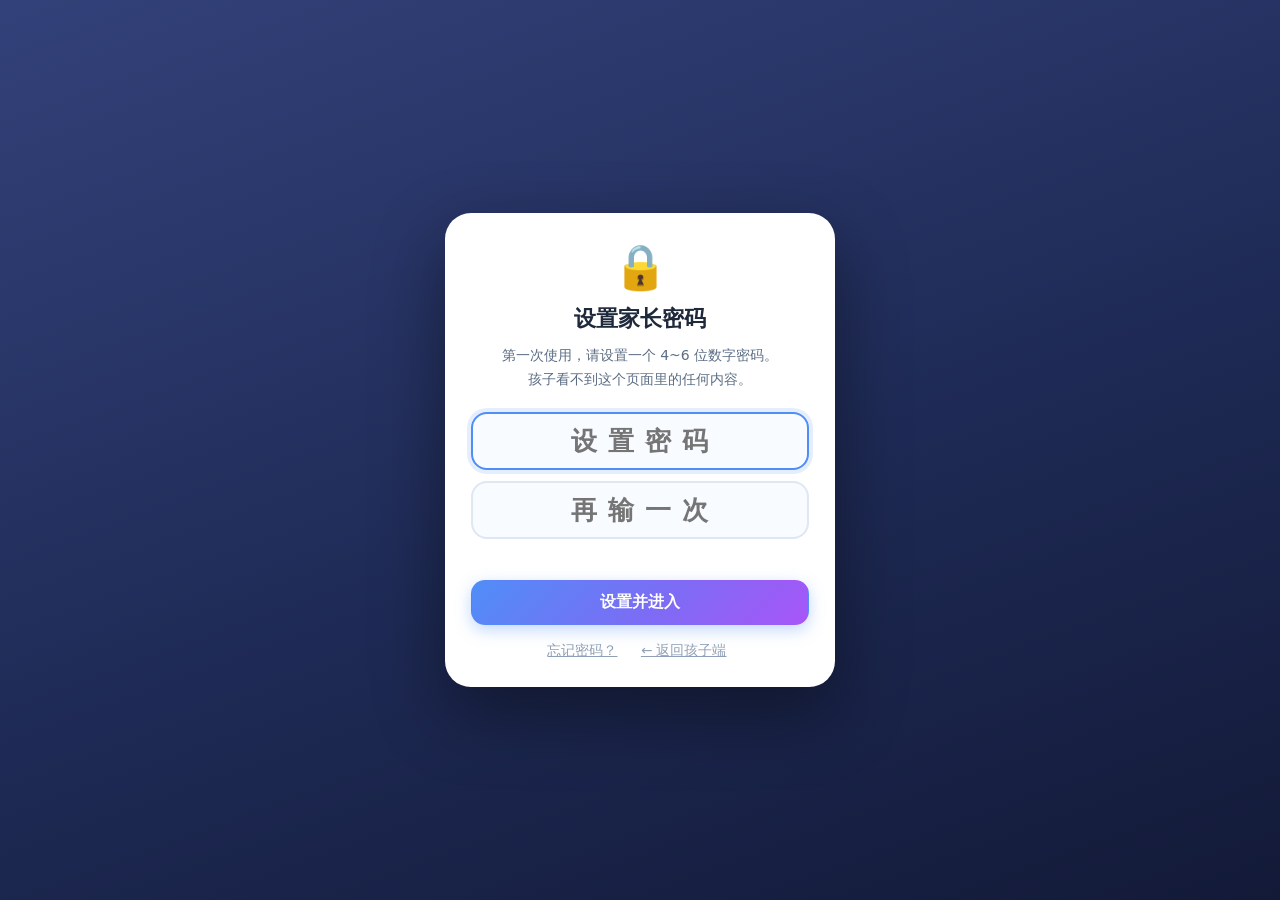
<file: parent.html>
<!DOCTYPE html>
<html lang="zh-CN">
<head>
<meta charset="utf-8">
<meta name="viewport" content="width=device-width,initial-scale=1,viewport-fit=cover">
<meta name="apple-mobile-web-app-capable" content="yes">
<meta name="apple-mobile-web-app-status-bar-style" content="default">
<meta name="theme-color" content="#33417a">
<title>家长中心 · 小悦饼学习工作台</title>
<link rel="icon" href="./assets/icon.svg">
<link rel="stylesheet" href="./assets/app.css">
</head>
<body class="parent-body">

<!-- ============================ 门禁（默认可见） ============================
     验证通过前，下面的 #app 不渲染任何数据。 -->
<div class="gate" id="gate">
  <div class="gate-card">
    <div class="gate-ic">🔒</div>
    <h1 id="gateTitle">家长中心</h1>
    <p id="gateSub">请输入家长密码</p>
    <form id="gateForm" autocomplete="off">
      <!-- 注意：这两个数字框**故意不加 pattern 属性**。
           加了 pattern="[0-9]*" 之后，中文输入法打出的全角数字（１２３４）或带空格的值
           会被浏览器原生校验拦下，submit 事件根本不触发 —— 页面表现成"点了没反应"，
           iOS 上那个提示气泡还常常看不见。校验统一交给 JS，报错写在下面的 #gateErr 里。 -->
      <input class="pin" id="gatePin" type="password" inputmode="numeric"
             maxlength="6" placeholder="••••" autocomplete="off">
      <input class="pin hide" id="gatePin2" type="password" inputmode="numeric"
             maxlength="6" placeholder="再输一次" autocomplete="off">
      <div class="gate-err" id="gateErr"></div>
      <button class="btn primary block" type="submit" id="gateSubmit">进入家长中心</button>
    </form>
    <button class="gate-link" id="gateForget" type="button">忘记密码？</button>
    <div class="gate-hint hide" id="gateHint"></div>
    <a class="gate-link" href="./index.html">← 返回孩子端</a>
  </div>
</div>

<!-- ============================ 家长端主体 ============================ -->
<div id="app" class="hide">

<header class="topbar parent-bar">
  <div class="tb-inner">
    <div class="tb-row">
      <div class="avatar pg-avatar" id="pgAvatar">🐣</div>
      <div class="greet">
        <h1>家长中心 · <span id="pgName">小悦饼</span></h1>
        <p>数据默认只保存在本机浏览器 · 只有密码持有人能看到这一页（开启下面的"多端同步"后才会同步到家里自己的服务器）</p>
      </div>
      <div class="row">
        <button class="btn ghost" data-act="lock">🔒 锁定</button>
        <a class="btn" href="./index.html">↩ 返回孩子端</a>
      </div>
    </div>
  </div>
</header>

<main class="wrap">

  <section class="sec">
    <div class="panel">
      <h3>📌 作业（每天录一次）</h3>
      <p class="ph">把老师发的「温馨提示」<b>整段粘进来</b> → 点「解析预览」→ 核对/微调 → 保存。
        孩子端就会出现一份能打勾的清单；<b>老师原文会一起留档</b>，解析错了可以对照重来。</p>
      <textarea id="hwRaw" class="hw-textarea"
        placeholder="9月18日温馨提示&#10;【数学】…&#10;【语文】…&#10;【班级通知】…"></textarea>
      <div class="row" style="margin-top:10px;align-items:flex-end">
        <div class="field"><label>日期（默认今天）</label>
          <input id="hwDate" type="date" style="width:180px"></div>
        <button class="btn primary" data-act="hwParse">🔍 解析预览</button>
        <button class="btn ghost" data-act="hwClearBox">清空粘贴框</button>
      </div>
      <div id="hwPreview"></div>
      <div id="hwDays"></div>
    </div>
  </section>

  <section class="sec" style="margin-top:24px">
    <div class="sec-head"><h2>📊 学习概览</h2></div>
    <div class="kpis" id="pKpi"></div>
  </section>

  <section class="sec">
    <div class="panel">
      <h3>🔗 学而思预习链接</h3>
      <p class="ph">把老师发在群里的<b>预习链接</b>贴进来，孩子端就会出现一张卡片，
        点一下直接打开预习页面；<b>点过会自动记一次已预习</b>，这里能看到。
        <br>⚠️ 这些是站外链接，<b>需要联网</b>才能打开。
        <br>加进来的链接只存在本机浏览器里；也可以把链接发到工作台上，由我们写进清单
        （那样会跟着代码走，换设备也在）。</p>
      <form id="pvForm" autocomplete="off">
        <!--同样刻意不加 pattern/required：原生校验一旦不满足，submit 事件
             根本不派发，页面表现成"点了没反应"。统一交给 JS 校验。 -->
        <div class="row" style="align-items:flex-end;flex-wrap:wrap;gap:10px">
          <div class="field" style="flex:1;min-width:260px"><label>预习链接</label>
            <input id="pvUrl" type="text" placeholder="https://…"></div>
          <div class="field"><label>标题</label>
            <input id="pvTitle" type="text" style="width:160px" placeholder="第2课 · 认识图形"></div>
          <div class="field"><label>学科</label>
            <select id="pvSubject" style="width:110px">
              <option>综合</option><option>语文</option><option>数学</option>
              <option>英语</option><option>思维</option>
            </select></div>
          <button class="btn primary" type="submit">➕ 添加</button>
        </div>
        <div class="field" style="margin-top:10px"><label>备注（可选）</label>
          <input id="pvNote" type="text" placeholder="例：老师说不认识的字先跳过"></div>
        <div class="pv-err" id="pvErr"></div>
      </form>
      <div id="pvList"></div>
    </div>
  </section>

  <section class="sec">
    <div class="panel">
      <h3>📅 课程表与英语打卡</h3>
      <p class="ph">孩子端「课程表」里的三块内容：正式课表、按周轮换的选修课、
        学而思英语任务。<b>英语任务由孩子自己打勾</b>，这里能看到本周进度；
        课表本身是写死在代码里的，孩子端只读 —— 要改课表跟我说，我改完重新部署。</p>
      <div id="ttBox"></div>
    </div>
  </section>

  <section class="sec">
    <div class="panel">
      <h3>📈 学习明细</h3>
      <p class="ph">按内容维度汇总：完成度来自模块自报进度，正确率来自答题上报</p>
      <div style="overflow-x:auto" id="pTable"></div>
    </div>
  </section>

  <section class="sec">
    <div class="panel">
      <h3>🔁 错题本</h3>
      <p class="ph">孩子在练习里答错的题会自动汇总到这里（题目由模块上报），
        可标为已订正或移除；孩子端"错题本"页看到的是同一批数据</p>
      <div class="chips" id="mstChips" style="margin-bottom:10px"></div>
      <div style="overflow-x:auto" id="mstBox"></div>
      <div class="row" style="margin-top:14px">
        <button class="btn sm ghost" data-act="clearFixed">🧹 清理已订正的错题</button>
      </div>
    </div>
  </section>

  <section class="sec">
    <div class="panel">
      <h3>🧩 内容管理</h3>
      <p class="ph">关闭开关可以把内容从孩子端藏起来（比如超纲或暂时不想给看的）</p>
      <div id="pModules"></div>
    </div>
  </section>

  <section class="sec">
    <div class="panel">
      <h3>👶 孩子档案与规则</h3>
      <p class="ph">修改后立即生效（返回孩子端刷新即可看到）</p>
      <div class="row" style="margin-bottom:16px">
        <div class="field"><label>昵称</label><input id="setName" type="text" style="width:170px"></div>
        <div class="field"><label>每日目标（个内容）</label><input id="setGoal" type="number" min="1" max="20" style="width:150px"></div>
        <div class="field"><label>休息提醒（分钟）</label><input id="setBreak" type="number" min="5" max="120" style="width:150px"></div>
      </div>
      <div class="field" style="margin-bottom:16px">
        <label>头像</label>
        <div id="avatarPick" style="display:flex;gap:8px;flex-wrap:wrap"></div>
      </div>
      <div class="switch"><span class="txt"><b>护眼休息提醒</b><span>连续学习到设定时长后弹出休息提示（20-20-20 法则）</span></span>
        <button class="sw on" id="swBreak"></button></div>
      <div class="switch"><span class="txt"><b>音效与语音</b><span>模块内的提示音、朗读功能（各模块自行遵循）</span></span>
        <button class="sw on" id="swSound"></button></div>
    </div>
  </section>

  <section class="sec">
    <div class="panel">
      <h3>🔐 家长密码</h3>
      <p class="ph">孩子端只保留一个入口链接，没有密码看不到本页任何内容</p>
      <div class="switch"><span class="txt"><b>密码状态</b><span id="guardState">—</span></span>
        <button class="btn sm ghost" data-act="changePin">修改密码</button></div>
      <p class="ph" style="margin:14px 0 0">
        忘记密码时：在电脑浏览器按 <b>F12</b> 打开控制台，执行
        <code>localStorage.removeItem('xyb.v1.guard')</code> 后刷新本页即可重设。
        学习数据不会丢失。本页闲置 15 分钟会自动锁定。
      </p>
    </div>
  </section>

  <section class="sec">
    <div class="panel">
      <h3>☁️ 多端同步</h3>
      <p class="ph">让 iPad、电脑等设备共用<b>同一份</b>学习记录。默认关闭 ——
        关闭时数据只在本机浏览器里，站点不联网。开启后各设备的改动会同步到家里自己的服务器，
        断网时照常学习，联网后自动补交。</p>

      <div class="sync-box">
        <div class="row" style="align-items:center;gap:10px;flex-wrap:wrap">
          <span id="syncState" class="sync-state">未开启</span>
          <span id="syncDetail" class="sync-meta" style="margin:0"></span>
        </div>
        <div class="row" style="margin-top:14px;align-items:flex-end">
          <div class="field"><label>数据服务地址</label>
            <input id="syncUrl" type="text" style="width:250px" placeholder="例：http://192.168.1.100:8100"></div>
          <div class="field"><label>家庭口令（4 位以上）</label>
            <input id="syncKey" type="password" style="width:190px" placeholder="首次连接时设置"></div>
        </div>
        <div class="row" style="margin-top:12px">
          <button class="btn primary" data-act="syncConnect">🔌 连接并开启</button>
          <button class="btn" data-act="syncNow">⟳ 立即同步</button>
          <button class="btn" data-act="syncOff">关闭同步</button>
        </div>
        <div class="sync-meta">
          口令只以哈希形式存在服务端，明文不出这台设备。家长密码管的是本页门禁，两者互不相干。
        </div>
      </div>

      <div class="sync-box">
        <div class="row" style="align-items:center;gap:10px">
          <b style="font-size:15px">🕘 历史版本与回滚</b>
          <button class="btn sm ghost" data-act="syncVersions">刷新快照</button>
          <button class="btn sm" data-act="syncResetCloud" style="color:var(--coral)">🗑 清空云端记录</button>
        </div>
        <div id="syncVersions" class="sync-meta">连接后可以在这里看到每一次记录点，并回退到任意一次。</div>
      </div>
    </div>
  </section>

  <section class="sec">
    <div class="panel">
      <h3>💾 数据备份</h3>
      <p class="ph">换设备时导出这个文件，在新设备导入即可恢复全部记录（含错题本）</p>
      <div class="row">
        <button class="btn primary" data-act="export">⬇️ 导出学习数据</button>
        <label class="btn ghost" style="cursor:pointer">⬆️ 导入数据
          <input id="fileImport" type="file" accept=".json,application/json" style="display:none">
        </label>
        <button class="btn" data-act="reset" style="color:var(--coral)">🗑 清空数据</button>
      </div>
    </div>
  </section>

  <footer class="ft">家长中心 · 与孩子端共用同一份本地数据 · 无账号、无追踪 · 多端同步可选，默认关闭</footer>
</main>

</div>

<div class="toast" id="toast"></div>

<script src="./assets/catalog.js"></script>
<script src="./assets/core.js"></script>
<script src="./assets/sync.js"></script>
<script src="./assets/parent.js"></script>
<!-- 课程表静态清单：家长端只用来展示"本周英语任务进度"，不做任何编辑 -->
<script src="./modules/timetable-1/schedule.js"></script>
</body>
</html>
</file>
<file: assets/app.css>
/* ==========================================================================
   小悦饼学习工作台 · 样式表
   --------------------------------------------------------------------------
   设计令牌统一在 :root，新增模块可复用同一套变量，保证视觉一致。
   ========================================================================== */

:root{
  /* 底色与文字 */
  --bg:#eef3fb; --bg2:#f7faff; --card:#ffffff; --ink:#1e293b; --ink2:#5c6e85; --ink3:#8fa0b6;
  --line:#dfe7f3; --line2:#eef3fa;

  /* 品牌色 */
  --brand:#4f8ef7; --brand-d:#1d4ed8; --brand-l:#dbeafe; --brand-xl:#f0f6ff;
  --brand-grad:linear-gradient(135deg,#4f8ef7 0%,#7c6cf5 55%,#a855f7 100%);

  /* 功能色 */
  --sun:#f59e0b;  --sun-l:#fef3c7;
  --grass:#10b981; --grass-l:#d1fae5;
  --coral:#ef4444; --coral-l:#fee2e2;
  --violet:#8b5cf6;--violet-l:#ede9fe;
  --pink:#ec4899; --pink-l:#fce7f3;
  --cyan:#06b6d4; --cyan-l:#cffafe;

  /* 形状 */
  --r-lg:24px; --r:18px; --r-sm:12px; --r-xs:9px;
  --sh:0 3px 14px rgba(35,70,120,.09);
  --sh-hover:0 10px 28px rgba(35,70,120,.16);
  --sh-lg:0 18px 50px rgba(30,60,120,.18);

  --tap:52px;              /* 儿童可点最小高度：不低于 48px */
  --safe:env(safe-area-inset-bottom,0px);
}

*{box-sizing:border-box}
html{scroll-behavior:smooth;-webkit-text-size-adjust:100%}
body{
  margin:0;background:var(--bg);color:var(--ink);
  font-family:"PingFang SC","HarmonyOS Sans SC","Microsoft YaHei","Hiragino Sans GB",system-ui,-apple-system,sans-serif;
  font-size:17px;line-height:1.75;-webkit-font-smoothing:antialiased;
  padding-bottom:calc(84px + var(--safe));
}
@media (min-width:900px){ body{padding-bottom:40px} }
img{max-width:100%}
a{color:var(--brand-d);text-decoration:none}
button{font-family:inherit}

/* ---------- 通用容器 ---------- */
.wrap{max-width:1100px;margin:0 auto;padding:0 18px}
.hide{display:none !important}
.sr{position:absolute;width:1px;height:1px;overflow:hidden;clip:rect(0 0 0 0)}

/* ==========================================================================
   顶栏
   ========================================================================== */
.topbar{
  background:var(--brand-grad);color:#fff;position:relative;overflow:hidden;
  border-radius:0 0 30px 30px;box-shadow:0 8px 30px rgba(80,120,220,.26);
}
.topbar::after{
  content:"";position:absolute;right:-70px;top:-90px;width:260px;height:260px;
  background:rgba(255,255,255,.13);border-radius:50%;
}
.topbar::before{
  content:"";position:absolute;left:-50px;bottom:-110px;width:200px;height:200px;
  background:rgba(255,255,255,.09);border-radius:50%;
}
.tb-inner{position:relative;z-index:1;padding:22px 18px 26px;max-width:1100px;margin:0 auto}

.tb-row{display:flex;align-items:center;gap:14px;flex-wrap:wrap}
.avatar{
  flex:0 0 auto;width:56px;height:56px;border-radius:50%;background:rgba(255,255,255,.22);
  border:2.5px solid rgba(255,255,255,.55);display:flex;align-items:center;justify-content:center;
  font-size:28px;cursor:pointer;transition:.2s;
}
.avatar:hover{transform:scale(1.06) rotate(-4deg)}
.greet{flex:1 1 auto;min-width:180px}
.greet h1{margin:0;font-size:23px;letter-spacing:.5px;font-weight:700}
.greet p{margin:2px 0 0;font-size:14.5px;opacity:.9}

.tb-stats{display:flex;gap:9px;flex-wrap:wrap}
.stat{
  background:rgba(255,255,255,.19);border:1px solid rgba(255,255,255,.38);
  border-radius:14px;padding:7px 13px;text-align:center;backdrop-filter:blur(6px);min-width:74px;
}
.stat b{display:block;font-size:19px;line-height:1.25}
.stat span{font-size:12px;opacity:.92}

/* 模式切换 */
.mode-switch{
  display:inline-flex;background:rgba(255,255,255,.19);border:1px solid rgba(255,255,255,.4);
  border-radius:14px;padding:4px;gap:4px;backdrop-filter:blur(6px);
}
.mode-switch button{
  border:0;background:transparent;color:#fff;font-size:14.5px;font-weight:600;
  padding:8px 16px;border-radius:11px;cursor:pointer;transition:.2s;white-space:nowrap;
}
.mode-switch button.on{background:#fff;color:var(--brand-d);box-shadow:0 2px 8px rgba(0,0,0,.12)}

/* ==========================================================================
   今日任务条
   ========================================================================== */
.today{
  margin:-16px auto 0;position:relative;z-index:3;max-width:1100px;
}
.today-card{
  background:var(--card);border-radius:var(--r-lg);box-shadow:var(--sh-lg);
  padding:20px 22px;display:flex;align-items:center;gap:20px;flex-wrap:wrap;
  border:1px solid #e6eefb;
}
.ring{flex:0 0 auto;position:relative;width:82px;height:82px}
.ring svg{transform:rotate(-90deg)}
.ring .ring-txt{
  position:absolute;inset:0;display:flex;flex-direction:column;align-items:center;justify-content:center;
  font-weight:800;font-size:20px;color:var(--brand-d);line-height:1.1;
}
.ring .ring-txt small{font-size:11px;font-weight:600;color:var(--ink3);margin-top:2px}
.today-info{flex:1 1 240px;min-width:200px}
.today-info h2{margin:0 0 4px;font-size:19px}
.today-info p{margin:0;color:var(--ink2);font-size:15px}
.today-actions{display:flex;gap:10px;flex-wrap:wrap}

/* ---------- 按钮 ---------- */
.btn{
  display:inline-flex;align-items:center;justify-content:center;gap:7px;
  min-height:44px;padding:11px 20px;border-radius:14px;border:1.5px solid var(--line);
  background:#fff;color:var(--ink);font-size:15.5px;font-weight:600;cursor:pointer;
  transition:.18s;text-decoration:none;white-space:nowrap;
}
.btn:hover{transform:translateY(-2px);box-shadow:var(--sh)}
.btn:active{transform:translateY(0) scale(.98)}
.btn.primary{background:var(--brand-grad);color:#fff;border-color:transparent;box-shadow:0 5px 16px rgba(79,142,247,.35)}
.btn.sun{background:linear-gradient(135deg,#fbbf24,#f59e0b);color:#fff;border-color:transparent;box-shadow:0 5px 16px rgba(245,158,11,.32)}
.btn.ghost{background:var(--brand-xl);border-color:#d9e6fb;color:var(--brand-d)}
.btn.sm{min-height:36px;padding:7px 13px;font-size:14px;border-radius:11px}
.btn.block{width:100%}
.btn:disabled{opacity:.5;cursor:not-allowed;transform:none !important}

/* ==========================================================================
   区块标题
   ========================================================================== */
.sec{margin:30px 0}
.sec-head{display:flex;align-items:center;gap:11px;margin:0 0 14px;flex-wrap:wrap}
.sec-head h2{margin:0;font-size:20px;display:flex;align-items:center;gap:9px}
.sec-head .sub{color:var(--ink3);font-size:14px;margin-left:auto}

/* ---------- 筛选条 ---------- */
.chips{display:flex;gap:9px;overflow-x:auto;padding:3px 3px 9px;-webkit-overflow-scrolling:touch;scrollbar-width:thin}
.chips::-webkit-scrollbar{height:6px}
.chips::-webkit-scrollbar-thumb{background:#cbd9ec;border-radius:3px}
.chip{
  flex:0 0 auto;display:inline-flex;align-items:center;gap:6px;min-height:40px;padding:8px 16px;
  border-radius:14px;border:1.5px solid var(--line);background:#fff;color:var(--ink2);
  font-size:15px;font-weight:600;cursor:pointer;transition:.18s;
}
.chip:hover{border-color:#c5d9f7;color:var(--brand-d)}
.chip.on{background:var(--brand-grad);color:#fff;border-color:transparent;box-shadow:0 4px 13px rgba(79,142,247,.32)}
.chip .cnt{font-size:12px;opacity:.75;font-weight:500}

.searchbar{position:relative;flex:1 1 220px;min-width:170px;max-width:340px}
.searchbar input{
  width:100%;min-height:44px;padding:10px 14px 10px 40px;border-radius:14px;
  border:1.5px solid var(--line);background:#fff;font-size:15.5px;color:var(--ink);outline:none;transition:.18s;
  font-family:inherit;
}
.searchbar input:focus{border-color:var(--brand);box-shadow:0 0 0 4px rgba(79,142,247,.13)}
.searchbar::before{content:"🔍";position:absolute;left:13px;top:50%;transform:translateY(-50%);font-size:15px;opacity:.6}

/* ==========================================================================
   模块卡片网格
   ========================================================================== */
.grid{display:grid;gap:16px;grid-template-columns:repeat(auto-fill,minmax(258px,1fr))}

.mcard{
  background:var(--card);border-radius:var(--r);box-shadow:var(--sh);overflow:hidden;
  border:1px solid #e9eff8;display:flex;flex-direction:column;cursor:pointer;
  transition:transform .2s cubic-bezier(.2,.9,.3,1.2),box-shadow .2s;position:relative;
}
.mcard:hover{transform:translateY(-5px);box-shadow:var(--sh-hover)}
.mcard:active{transform:translateY(-1px)}
.mcard-cover{
  height:104px;display:flex;align-items:center;justify-content:center;font-size:46px;
  position:relative;overflow:hidden;
}
.mcard-cover::after{
  content:"";position:absolute;right:-24px;top:-34px;width:110px;height:110px;
  background:rgba(255,255,255,.22);border-radius:50%;
}
.mcard-cover .badge{
  position:absolute;left:11px;top:11px;background:rgba(255,255,255,.92);color:var(--ink);
  font-size:12px;font-weight:700;padding:4px 10px;border-radius:9px;box-shadow:0 2px 7px rgba(0,0,0,.1);
  display:flex;align-items:center;gap:4px;
}
.mcard-cover .grade{
  position:absolute;right:11px;top:11px;background:rgba(0,0,0,.22);color:#fff;
  font-size:11.5px;font-weight:600;padding:4px 9px;border-radius:9px;backdrop-filter:blur(3px);
}
.mcard-cover .star-line{
  position:absolute;left:0;right:0;bottom:0;height:5px;background:rgba(0,0,0,.13);
}
.mcard-cover .star-line i{display:block;height:100%;background:#fff;border-radius:0 3px 3px 0;transition:width .5s}
.mcard-body{padding:14px 16px 15px;flex:1;display:flex;flex-direction:column}
.mcard-body h3{margin:0 0 4px;font-size:17px;line-height:1.4;display:flex;align-items:center;gap:7px}
.mcard-body .st{color:var(--ink3);font-size:13.5px;margin:0 0 8px}
.mcard-body .ds{color:var(--ink2);font-size:13.5px;margin:0 0 12px;flex:1;line-height:1.62}
.mcard-meta{display:flex;align-items:center;gap:9px;flex-wrap:wrap;margin-top:auto}
.tag{
  font-size:12px;padding:3px 9px;border-radius:8px;background:var(--brand-xl);color:var(--brand-d);
  border:1px solid #e2ecfb;font-weight:600;
}
.mins{font-size:12.5px;color:var(--ink3);display:flex;align-items:center;gap:4px}
.stars{margin-left:auto;font-size:15px;letter-spacing:-1px}
.stars i{font-style:normal;filter:grayscale(1);opacity:.32}
.stars i.on{filter:none;opacity:1}

/* 规划中 */
.mcard.planned{cursor:default;opacity:.92;background:linear-gradient(180deg,#fff,#fbfdff)}.mcard.planned .mcard-cover{filter:saturate(.55) opacity(.85)}
.mcard.planned:hover{transform:none;box-shadow:var(--sh)}
.mcard.planned .mcard-body h3{color:var(--ink2)}
.soon{
  position:absolute;inset:auto 0 0 0;background:rgba(255,255,255,.9);color:var(--ink2);
  font-size:12px;font-weight:700;text-align:center;padding:5px;border-top:1px dashed var(--line);
}
.mcard.done .mcard-cover .badge{background:#fff;color:var(--grass)}

/* 手动打勾条（给未接入 SDK 的内容用） */
.mark{
  border:0;border-top:1px dashed var(--line);background:#fbfdff;color:var(--ink3);
  font-size:12.5px;font-weight:600;padding:9px;cursor:pointer;transition:.18s;
  font-family:inherit;width:100%;letter-spacing:.3px;
}
.mark:hover{background:var(--grass-l);color:#047857}
.mark.on{background:var(--grass-l);color:#047857;border-top-color:#bfe9d8;font-weight:700}

/* ==========================================================================
   学习路径
   ========================================================================== */
.path{margin-bottom:18px;background:#fff;border-radius:var(--r);padding:16px 18px;border:1px solid #e9eff8;box-shadow:var(--sh)}
.path-head{display:flex;align-items:center;gap:10px;margin-bottom:12px}
.path-head b{font-size:16.5px}
.path-head .pct{margin-left:auto;font-size:13.5px;color:var(--ink3);font-weight:600}
.pbar{height:9px;background:var(--line2);border-radius:5px;overflow:hidden;margin-bottom:14px}
.pbar i{display:block;height:100%;border-radius:5px;background:var(--brand-grad);transition:width .6s}
.steps{display:flex;gap:11px;overflow-x:auto;padding-bottom:6px;-webkit-overflow-scrolling:touch}
.step{
  flex:0 0 auto;width:118px;text-align:center;cursor:pointer;border:0;background:transparent;padding:6px 4px;
  border-radius:14px;transition:.18s;font-family:inherit;
}
.step:hover{background:var(--brand-xl)}
.step .dot{
  width:52px;height:52px;margin:0 auto 7px;border-radius:50%;display:flex;align-items:center;justify-content:center;
  font-size:24px;background:var(--line2);border:2.5px solid #fff;box-shadow:0 3px 10px rgba(35,70,120,.12);
}
.step.ok .dot{background:var(--grass-l)}
.step.lock .dot{background:#f1f5fa;filter:grayscale(1);opacity:.65}
.step .nm{font-size:13px;font-weight:600;color:var(--ink);line-height:1.35}
.step .mt{font-size:11.5px;color:var(--ink3)}

/* ==========================================================================
   成就 / 徽章
   ========================================================================== */
.badges{display:grid;gap:13px;grid-template-columns:repeat(auto-fill,minmax(138px,1fr))}
.badge-card{
  background:#fff;border-radius:var(--r);padding:16px 12px;text-align:center;border:1px solid #e9eff8;
  box-shadow:var(--sh);transition:.2s;
}
.badge-card:hover{transform:translateY(-3px);box-shadow:var(--sh-hover)}
.badge-card .ic{font-size:38px;line-height:1.2}
.badge-card b{display:block;font-size:14.5px;margin-top:5px}
.badge-card span{font-size:12px;color:var(--ink3)}
.badge-card.locked{opacity:.55;filter:grayscale(.85)}

/* ==========================================================================
   家长端
   ========================================================================== */
.panel{background:#fff;border-radius:var(--r);padding:20px 22px;border:1px solid #e9eff8;box-shadow:var(--sh);margin-bottom:18px}
.panel > h3{margin:0 0 4px;font-size:17.5px;display:flex;align-items:center;gap:8px}
.panel > .ph{color:var(--ink3);font-size:13.5px;margin:0 0 16px}

.kpis{display:grid;gap:13px;grid-template-columns:repeat(auto-fit,minmax(132px,1fr));margin-bottom:18px}
.kpi{background:linear-gradient(180deg,#fff,#f8fbff);border:1px solid #e9eff8;border-radius:var(--r);padding:15px 16px}
.kpi .lb{font-size:13px;color:var(--ink3);display:flex;align-items:center;gap:5px}
.kpi .vl{font-size:26px;font-weight:800;color:var(--brand-d);line-height:1.3;margin-top:2px}
.kpi .vl small{font-size:13px;font-weight:600;color:var(--ink3);margin-left:3px}
.kpi .dt{font-size:12px;color:var(--ink3)}

table.tb{width:100%;border-collapse:collapse;font-size:14.5px}
table.tb th{background:var(--brand-xl);color:var(--brand-d);text-align:left;padding:10px 12px;font-size:13.5px;white-space:nowrap}
table.tb th:first-child{border-radius:11px 0 0 11px}
table.tb th:last-child{border-radius:0 11px 11px 0}
table.tb td{padding:11px 12px;border-bottom:1px solid var(--line2);vertical-align:middle}
table.tb tr:last-child td{border-bottom:0}
table.tb tr:hover td{background:#fbfdff}
.mini-bar{height:7px;background:var(--line2);border-radius:4px;overflow:hidden;min-width:70px}
.mini-bar i{display:block;height:100%;background:var(--grass);border-radius:4px}
.pill{font-size:11.5px;font-weight:700;padding:3px 9px;border-radius:8px;white-space:nowrap}
.pill.ok{background:var(--grass-l);color:#047857}
.pill.mid{background:var(--sun-l);color:#b45309}
.pill.low{background:var(--coral-l);color:#b91c1c}
.pill.none{background:var(--line2);color:var(--ink3)}

.row{display:flex;gap:11px;align-items:center;flex-wrap:wrap}
.field{display:flex;flex-direction:column;gap:5px}
.field label{font-size:13.5px;color:var(--ink2);font-weight:600}
.field input,.field select{
  min-height:42px;padding:9px 12px;border-radius:12px;border:1.5px solid var(--line);
  background:#fff;font-size:15px;font-family:inherit;color:var(--ink);outline:none;
}
.field input:focus,.field select:focus{border-color:var(--brand);box-shadow:0 0 0 4px rgba(79,142,247,.13)}

.switch{display:flex;align-items:center;gap:11px;padding:9px 0;border-bottom:1px solid var(--line2)}
.switch:last-child{border-bottom:0}
.switch .txt{flex:1}
.switch .txt b{display:block;font-size:15px;font-weight:600}
.switch .txt span{font-size:13px;color:var(--ink3)}
.sw{flex:0 0 auto;width:52px;height:30px;border-radius:16px;background:#dbe4f0;position:relative;cursor:pointer;transition:.22s;border:0}
.sw::after{content:"";position:absolute;left:3px;top:3px;width:24px;height:24px;border-radius:50%;background:#fff;box-shadow:0 2px 6px rgba(0,0,0,.18);transition:.22s}
.sw.on{background:var(--grass)}
.sw.on::after{left:25px}

.empty{text-align:center;padding:52px 20px;color:var(--ink3)}
.empty .e-ic{font-size:52px;margin-bottom:10px;opacity:.8}
.empty p{margin:6px 0 16px}

/* ==========================================================================
   底部 Tab（移动端）
   ========================================================================== */
.tabbar{
  position:fixed;left:0;right:0;bottom:0;z-index:60;display:flex;
  background:rgba(255,255,255,.94);backdrop-filter:blur(14px);
  border-top:1px solid var(--line);padding:7px 6px calc(7px + var(--safe));
  box-shadow:0 -4px 20px rgba(35,70,120,.08);
}
.tabbar button{
  flex:1;border:0;background:transparent;display:flex;flex-direction:column;align-items:center;gap:1px;
  padding:6px 2px;border-radius:13px;cursor:pointer;color:var(--ink3);font-family:inherit;transition:.18s;
}
.tabbar button .ti{font-size:21px;line-height:1.15;transition:transform .2s}
.tabbar button .tl{font-size:11.5px;font-weight:600}
.tabbar button.on{color:var(--brand-d);background:var(--brand-xl)}
.tabbar button.on .ti{transform:translateY(-2px) scale(1.12)}
@media (min-width:900px){ .tabbar{display:none} }

/* 桌面端顶部导航 */
.navbar{display:none;gap:6px;margin-top:16px;position:relative;z-index:1}
@media (min-width:900px){ .navbar{display:flex} }
.navbar button{
  border:0;background:rgba(255,255,255,.16);color:#fff;font-size:15px;font-weight:600;
  padding:10px 20px;border-radius:13px;cursor:pointer;transition:.18s;font-family:inherit;
}
.navbar button:hover{background:rgba(255,255,255,.28)}
.navbar button.on{background:#fff;color:var(--brand-d);box-shadow:0 3px 12px rgba(0,0,0,.13)}

/* ==========================================================================
   弹层 / 提示
   ========================================================================== */
.sheet-mask{
  position:fixed;inset:0;background:rgba(20,35,60,.45);backdrop-filter:blur(3px);z-index:90;
  display:flex;align-items:flex-end;justify-content:center;animation:fade .2s;
}
@media (min-width:700px){ .sheet-mask{align-items:center} }
.sheet{
  background:#fff;width:100%;max-width:560px;border-radius:26px 26px 0 0;padding:22px 22px calc(24px + var(--safe));
  box-shadow:0 -12px 44px rgba(20,40,80,.22);animation:up .28s cubic-bezier(.2,.9,.3,1.05);
  max-height:88vh;overflow:auto;
}
@media (min-width:700px){ .sheet{border-radius:26px;max-height:86vh} }
.sheet h3{margin:0 0 6px;font-size:19px;display:flex;align-items:center;gap:9px}
.sheet .sh{color:var(--ink3);font-size:14px;margin:0 0 16px}
.sheet-close{position:absolute;right:16px;top:16px;border:0;background:var(--line2);width:34px;height:34px;border-radius:50%;font-size:17px;cursor:pointer;color:var(--ink2)}
@keyframes fade{from{opacity:0}to{opacity:1}}
@keyframes up{from{transform:translateY(28px);opacity:.6}to{transform:translateY(0);opacity:1}}

.toast{
  position:fixed;left:50%;bottom:calc(96px + var(--safe));transform:translateX(-50%) translateY(16px);
  background:rgba(30,41,59,.94);color:#fff;padding:12px 22px;border-radius:14px;font-size:15px;
  z-index:120;opacity:0;transition:.26s;pointer-events:none;box-shadow:0 10px 30px rgba(0,0,0,.25);
  max-width:88vw;text-align:center;
}
.toast.show{opacity:1;transform:translateX(-50%) translateY(0)}
@media (min-width:900px){ .toast{bottom:36px} }

/* 彩带 */
.confetti{position:fixed;inset:0;pointer-events:none;z-index:110;overflow:hidden}
.confetti i{position:absolute;width:9px;height:14px;border-radius:2px;animation:fall linear forwards}
@keyframes fall{to{transform:translateY(105vh) rotate(760deg);opacity:.15}}

footer.ft{text-align:center;color:var(--ink3);font-size:13px;padding:26px 18px 10px}
footer.ft a{color:var(--ink3);text-decoration:underline}
footer.ft .ft-guard{margin-top:10px}
footer.ft .ft-guard a{font-size:12px;opacity:.72;text-decoration:none}
footer.ft .ft-guard a:hover{opacity:1;text-decoration:underline}

/* ==========================================================================
   作业（老师每天留的作业）
   --------------------------------------------------------------------------
   给孩子看的部分只做三件事：图标 + 一句话 + 一个大勾。
   老师原文、页码这些留给家长端，不往孩子眼睛里塞。
   ========================================================================== */
.hw-day{background:var(--card);border-radius:var(--r);box-shadow:var(--sh);padding:14px 14px 6px;margin-bottom:12px}
.hw-day-head{display:flex;align-items:center;gap:8px;flex-wrap:wrap}
.hw-day-head b{font-size:16px}
.hw-day-head .hw-pct{margin-left:auto;font-size:12.5px;color:var(--ink3)}
.hw-prog{height:8px;background:var(--line2);border-radius:999px;overflow:hidden;margin:10px 0 4px}
.hw-prog i{display:block;height:100%;width:0;border-radius:999px;
  background:linear-gradient(90deg,#4f8ef7,#7c6cf5);transition:width .35s}
.hw-sub{display:flex;align-items:baseline;gap:8px;margin:14px 0 8px;font-size:14.5px;font-weight:700}
.hw-sub .hw-learned{font-weight:400;font-size:12.5px;color:var(--ink3);line-height:1.6}
.hwt{display:flex;align-items:center;gap:12px;width:100%;text-align:left;background:var(--bg2);
  border:1px solid var(--line);border-radius:var(--r-sm);padding:11px 13px;margin-bottom:8px;
  min-height:var(--tap);cursor:pointer;transition:.18s;font-family:inherit}
.hwt:active{transform:scale(.99)}
.hwt-ic{font-size:23px;line-height:1;flex:0 0 auto}
.hwt-body{flex:1;min-width:0}
.hwt-verb{font-size:12.5px;font-weight:700;color:var(--brand-d)}
.hwt-txt{display:block;font-size:15.5px;color:var(--ink);line-height:1.5;margin-top:2px;word-break:break-word}
.hwt-ref{display:block;font-size:12px;color:var(--ink3);margin-top:3px}
.hwt-tick{flex:0 0 auto;width:30px;height:30px;border-radius:50%;border:2px solid var(--line);
  display:flex;align-items:center;justify-content:center;font-size:15px;background:#fff;color:#fff}
.hwt.done{background:var(--grass-l);border-color:var(--grass)}
.hwt.done .hwt-tick{background:var(--grass);border-color:var(--grass)}
.hwt.done .hwt-txt{color:var(--ink2);text-decoration:line-through}
.hw-parent{border:1px dashed var(--line);border-radius:var(--r-sm);padding:12px 14px;
  background:var(--sun-l);margin-bottom:12px}
.hw-parent b{font-size:14.5px}
.hw-parent ul{margin:8px 0 0;padding-left:20px;font-size:14.5px;line-height:1.9}
.hw-empty{text-align:center;color:var(--ink3);padding:22px 12px;background:var(--card);
  border-radius:var(--r);box-shadow:var(--sh)}
.hw-empty .ic{font-size:34px;display:block;margin-bottom:6px}
.hw-history{margin-top:18px}
.hw-hist-item{display:flex;align-items:center;gap:10px;padding:9px 12px;background:var(--card);
  border-radius:var(--r-sm);box-shadow:var(--sh);margin-bottom:8px;font-size:14px;cursor:pointer}
.hw-hist-item .hw-hist-date{font-weight:700;min-width:74px}
.hw-hist-item .hw-hist-sum{color:var(--ink3);font-size:13px}

/* 家长端：粘贴框与解析预览 */
.hw-textarea{width:100%;min-height:130px;resize:vertical;font-family:inherit;font-size:14.5px;
  line-height:1.7;padding:12px 14px;border:1px solid var(--line);border-radius:var(--r-sm);
  background:var(--bg2);color:var(--ink)}
.hw-preview{margin-top:14px;border:1px solid var(--line);border-radius:var(--r-sm);
  padding:12px 14px;background:var(--bg2)}
.hw-preview-head{display:flex;flex-direction:column;gap:2px;margin-bottom:10px}
.hw-preview-head span{font-size:12.5px;color:var(--ink3)}
.hw-preview-blk{border-top:1px dashed var(--line);padding:10px 0 4px}
.hw-preview-blk:first-of-type{border-top:0}
.hw-preview-blk .hw-learned{font-size:12.5px;color:var(--ink3);margin:4px 0 8px;line-height:1.6}
.hw-row{display:flex;align-items:center;gap:8px;margin-bottom:7px;flex-wrap:wrap}
.hw-row-ic{font-size:18px;flex:0 0 auto}
.hw-row-verb{font-size:12.5px;font-weight:700;color:var(--brand-d);flex:0 0 auto;min-width:52px}
.hw-row-txt{flex:1;min-width:150px;font-size:14.5px;padding:7px 10px;border:1px solid var(--line);
  border-radius:var(--r-xs);background:#fff;color:var(--ink);font-family:inherit}
.hw-row-p{display:flex;align-items:center;gap:5px;font-size:12.5px;color:var(--ink3);flex:0 0 auto}

/* 同步状态小胶囊：孩子端页脚一行（只在开启多端同步后出现），家长端复用于状态行 */
footer.ft .ft-sync{margin-top:8px}
.sync-state{
  display:inline-flex;align-items:center;gap:6px;font-size:12px;line-height:1.5;
  color:var(--ink3);background:var(--line2);border:1px solid var(--line);
  border-radius:999px;padding:3px 12px;white-space:nowrap;
}
.sync-state.ok{color:var(--grass);background:var(--grass-l);border-color:transparent}
.sync-state.warn{color:#b45309;background:var(--sun-l);border-color:transparent}
.sync-state.bad{color:var(--coral);background:var(--coral-l);border-color:transparent}

/* 家长端"多端同步"面板里的信息块 */
.sync-box{border:1px solid var(--line);background:var(--line2);border-radius:var(--r-sm);padding:14px 16px}
.sync-box + .sync-box{margin-top:12px}
.sync-meta{font-size:12.5px;color:var(--ink3);line-height:1.85;margin-top:8px}
.sync-meta b{color:var(--ink2);font-weight:600}
.sync-meta code{font-size:12px}

code{
  background:var(--line2);border:1px solid var(--line);border-radius:6px;
  padding:1px 6px;font-size:13px;font-family:ui-monospace,Consolas,"Courier New",monospace;
  word-break:break-all;
}

/* ==========================================================================
   通知角标（错题数）
   ========================================================================== */
.dot{
  display:inline-flex;align-items:center;justify-content:center;
  min-width:19px;height:19px;padding:0 5px;border-radius:10px;
  background:var(--coral);color:#fff;font-size:11.5px;font-weight:800;
  font-style:normal;line-height:1;letter-spacing:0;
}
.navbar button{position:relative}
.navbar button .dot{position:absolute;top:3px;right:5px}
.tabbar button .ti{position:relative;display:inline-block}
.tabbar button .dot{position:absolute;top:-3px;right:-13px}

/* ==========================================================================
   错题本（孩子端）
   ========================================================================== */
.mfcard{
  background:#fff;border:1px solid #e9eff8;border-radius:var(--r);box-shadow:var(--sh);
  padding:16px 18px;margin-bottom:13px;transition:.2s;
}
.mfcard:hover{box-shadow:var(--sh-hover)}
.mfcard.fixed{background:#fbfefc;border-color:#cdeee0}
.mf-top{display:flex;align-items:center;gap:9px;flex-wrap:wrap;margin-bottom:9px}
.mf-mod{font-size:13px;font-weight:700;color:var(--ink2)}
.mf-times{font-size:12.5px;color:var(--coral);font-weight:700}
.mf-top .pill{margin-left:auto}
.mf-q{
  font-size:24px;font-weight:800;letter-spacing:1px;color:var(--ink);
  font-variant-numeric:tabular-nums;margin:4px 0 10px;
}
.mf-ans{
  display:flex;gap:18px;flex-wrap:wrap;background:#fbfdff;border:1px dashed var(--line);
  border-radius:12px;padding:10px 14px;font-size:14.5px;color:var(--ink2);margin-bottom:11px;
}
.mf-ans b{color:var(--coral)}
.mf-ans b.ok{color:var(--grass)}
.mf-acts{display:flex;gap:9px;flex-wrap:wrap}

/* ==========================================================================
   家长端：门禁
   ========================================================================== */
.gate{
  position:fixed;inset:0;z-index:200;display:flex;align-items:center;justify-content:center;
  padding:20px;background:linear-gradient(160deg,#33417a 0%,#1e2a55 55%,#131a38 100%);
}
.gate-card{
  background:#fff;border-radius:26px;padding:30px 26px 22px;width:100%;max-width:390px;
  box-shadow:0 26px 70px rgba(0,0,0,.4);text-align:center;
}
.gate-ic{font-size:44px;line-height:1.1}
.gate-card h1{margin:8px 0 6px;font-size:22px}
.gate-card > p{color:var(--ink2);font-size:14px;margin:0 0 20px;line-height:1.7}
.gate-card form{display:flex;flex-direction:column;gap:11px}
.pin{
  width:100%;height:58px;text-align:center;font-size:26px;font-weight:800;letter-spacing:11px;
  border-radius:16px;border:2px solid var(--line);background:#f8fbff;color:var(--ink);
  font-family:inherit;outline:none;transition:.18s;padding-left:11px;
}
.pin:focus{border-color:var(--brand);box-shadow:0 0 0 4px rgba(79,142,247,.15)}
.pin:disabled{opacity:.55}
.gate-err{
  min-height:19px;font-size:13.5px;font-weight:600;color:var(--coral);
  opacity:0;transition:.2s;line-height:1.5;
}
.gate-err.on{opacity:1}
.gate-link{
  display:inline-block;margin-top:14px;border:0;background:transparent;color:var(--ink3);
  font-size:13.5px;text-decoration:underline;cursor:pointer;font-family:inherit;
  margin-right:12px;
}
.gate-link:hover{color:var(--brand-d)}
.gate-hint{
  text-align:left;background:var(--brand-xl);border:1px solid #dfeafb;border-radius:14px;
  padding:13px 15px;font-size:13px;color:var(--ink2);line-height:1.9;margin-top:14px;
}
.gate-hint b{color:var(--ink)}
.gate-hint .warn{color:var(--grass);font-weight:700}

/* 家长端顶栏用深靛蓝，和孩子端的亮蓝一眼区分 */
.parent-bar{background:linear-gradient(135deg,#33417a 0%,#3f51a3 55%,#6d5bd0 100%)}
.parent-bar .pg-avatar{cursor:default}
.parent-bar .btn{background:rgba(255,255,255,.18);border-color:rgba(255,255,255,.42);color:#fff}
.parent-bar .btn:hover{background:rgba(255,255,255,.3);box-shadow:none}
.parent-bar .btn.ghost{background:rgba(255,255,255,.12)}
@media (max-width:640px){
  .parent-bar .tb-row{gap:10px}
  .parent-bar .row{width:100%}
}
</file>
